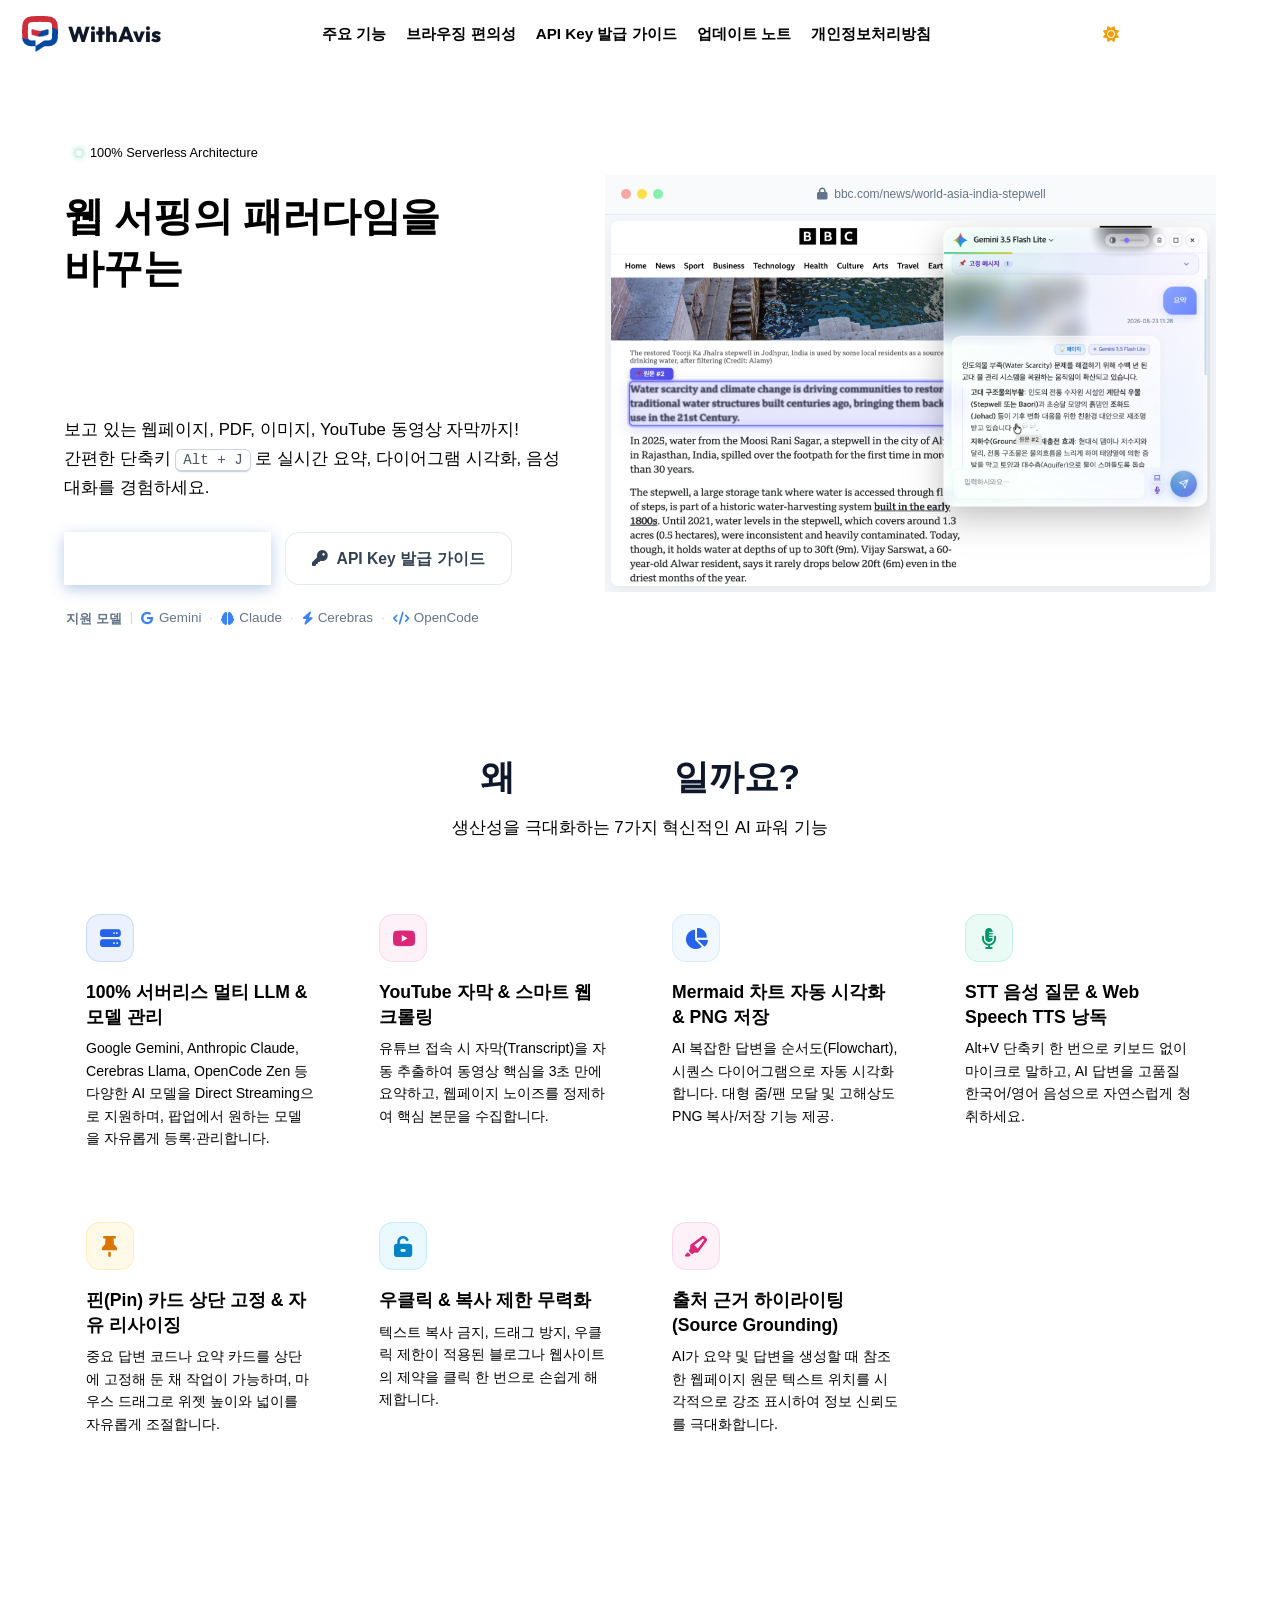
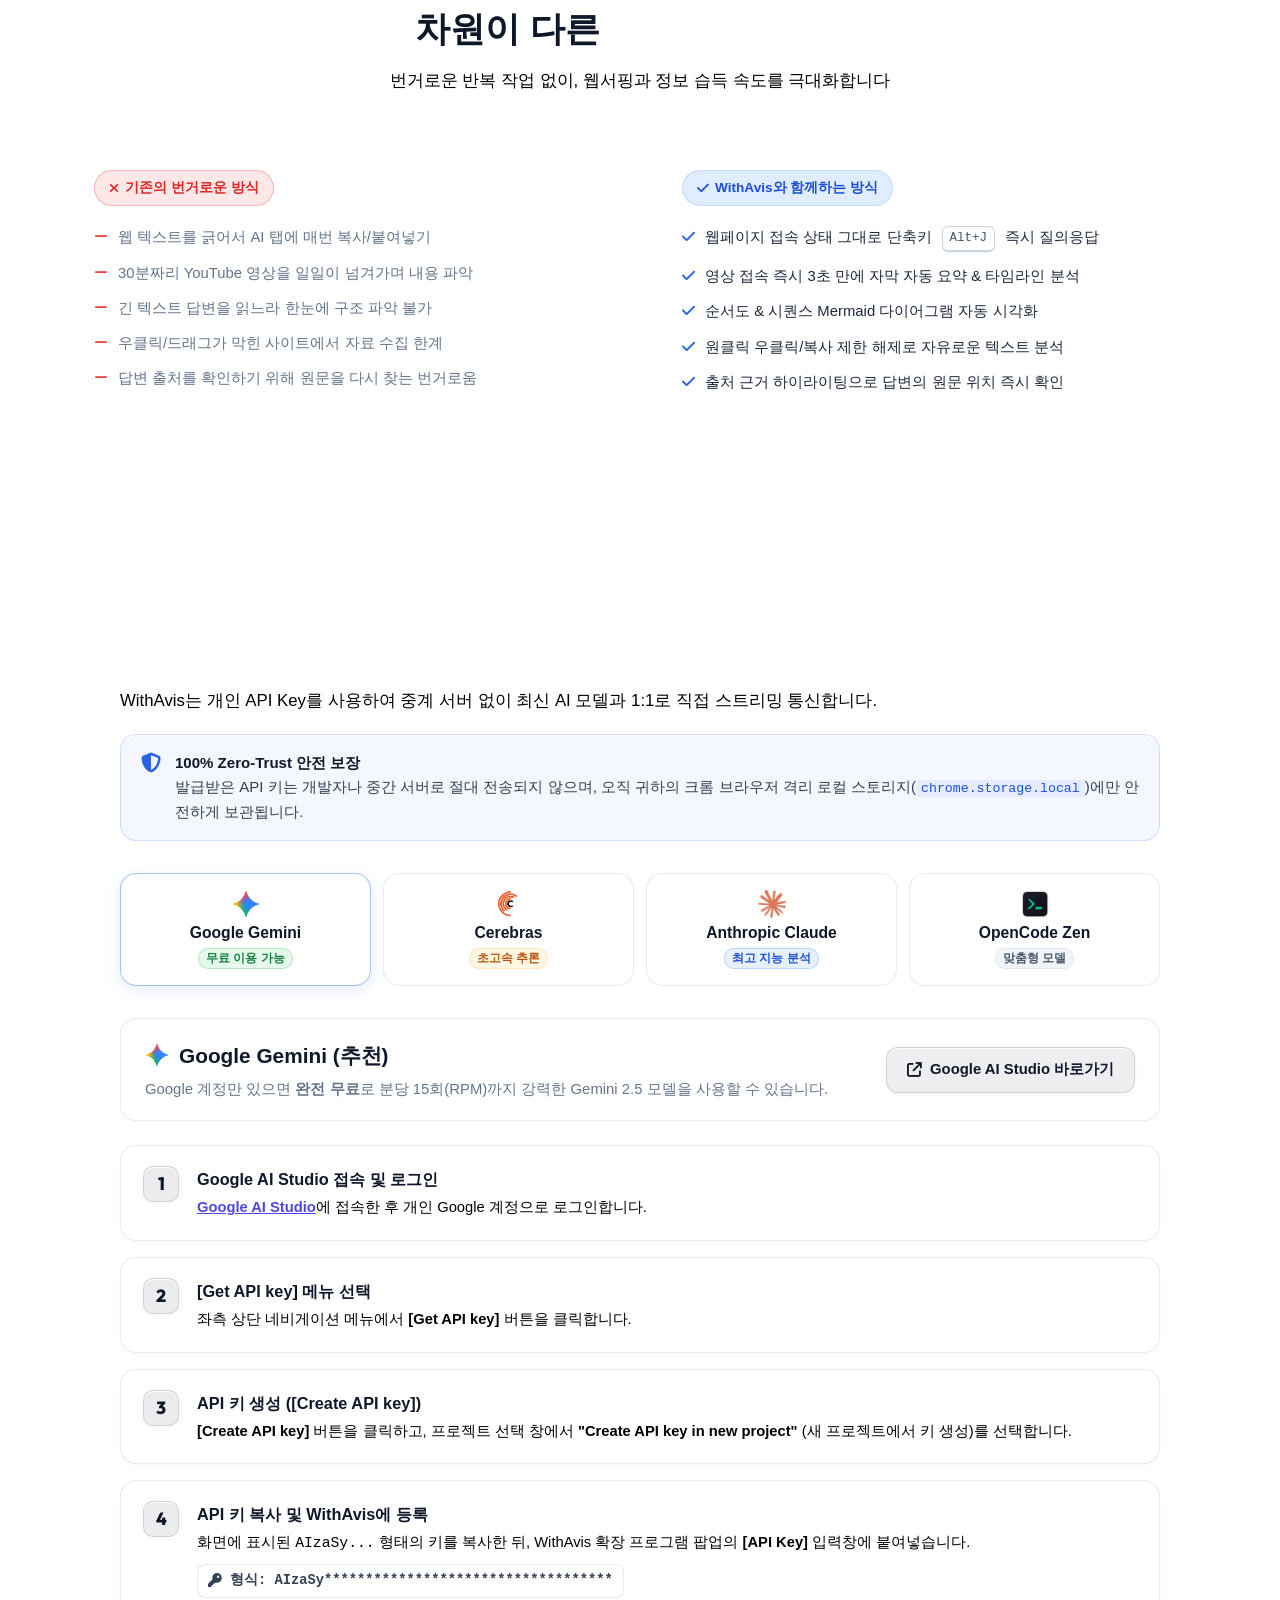
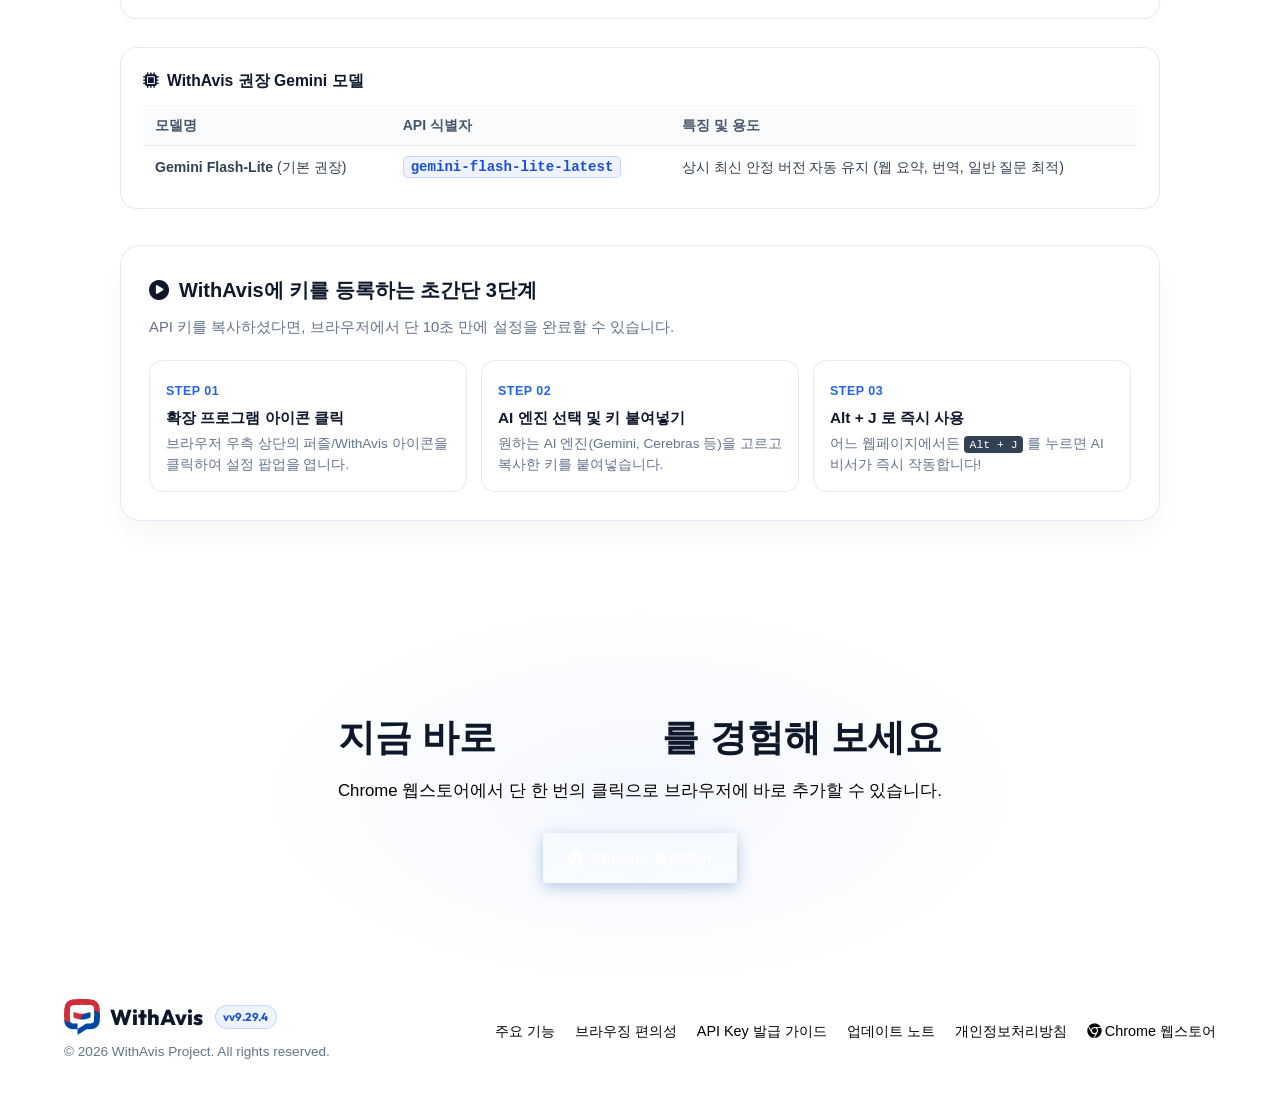
<file: index.html>
<!DOCTYPE html>
<html lang="ko">

<head>
    <meta charset="UTF-8">
    <meta name="viewport" content="width=device-width, initial-scale=1.0">
    <!-- Cache Control: 강제 새로고침 없이 최신 버전 즉시 반영 -->
    <meta http-equiv="Cache-Control" content="no-cache, no-store, must-revalidate">
    <meta http-equiv="Pragma" content="no-cache">
    <meta http-equiv="Expires" content="0">
    <title>WithAvis - 웹 서핑의 패러다임을 바꾸는 브라우저 AI 비서</title>
    <meta name="description"
        content="웹페이지, PDF, YouTube 자막을 실시간 분석하고 Mermaid 다이어그램 시각화 및 음성 대화를 제공하는 Chrome Manifest V3 기반 프리미엄 AI 대화 확장 프로그램">
    <meta name="keywords"
        content="WithAvis, Chrome Extension, AI Assistant, Gemini, Claude, Cerebras, OpenCode, Chrome 확장프로그램, AI 요약, 유튜브 자막 요약, Mermaid 시각화, Chrome Web Store">

    <!-- Open Graph -->
    <meta property="og:type" content="website">
    <meta property="og:title" content="WithAvis - 웹 서핑의 패러다임을 바꾸는 브라우저 AI 비서">
    <meta property="og:description" content="간편한 단축키(Alt+J)로 웹페이지 요약, 유튜브 자막 분석, 다이어그램 시각화, 스마트 브라우징을 경험하세요.">
    <meta property="og:image" content="assets/hero.png">

    <!-- Google Fonts -->
    <link rel="preconnect" href="https://fonts.googleapis.com">
    <link rel="preconnect" href="https://fonts.gstatic.com" crossorigin>
    <link
        href="https://fonts.googleapis.com/css2?family=Outfit:wght@300;400;500;600;700;800&family=Pretendard:wght@300;400;500;600;700;800&display=swap"
        rel="stylesheet">

    <!-- FontAwesome Icons -->
    <link rel="stylesheet" href="https://cdnjs.cloudflare.com/ajax/libs/font-awesome/6.4.0/css/all.min.css">

    <!-- Favicon & PWA Icons -->
    <link rel="icon" type="image/png" sizes="16x16" href="./assets/icon16.png?v=9.29.4">
    <link rel="icon" type="image/png" sizes="48x48" href="./assets/icon48.png?v=9.29.4">
    <link rel="icon" type="image/png" sizes="192x192" href="./assets/icon192.png?v=9.29.4">
    <link rel="icon" type="image/png" sizes="512x512" href="./assets/icon512.png?v=9.29.4">
    <link rel="apple-touch-icon" href="./assets/apple-touch-icon.png?v=9.29.4">
    <link rel="apple-touch-icon" sizes="180x180" href="./assets/apple-touch-icon.png?v=9.29.4">
    <link rel="apple-touch-icon" sizes="152x152" href="./assets/apple-touch-icon.png?v=9.29.4">
    <link rel="apple-touch-icon" sizes="120x120" href="./assets/apple-touch-icon.png?v=9.29.4">
    <link rel="apple-touch-icon-precomposed" href="./assets/apple-touch-icon.png?v=9.29.4">
    <link rel="manifest" href="./manifest.json?v=9.29.4">
    <meta name="theme-color" content="#0a0c10" media="(prefers-color-scheme: dark)">
    <meta name="theme-color" content="#f8fafc" media="(prefers-color-scheme: light)">
    <meta name="mobile-web-app-capable" content="yes">
    <meta name="apple-mobile-web-app-capable" content="yes">
    <meta name="apple-mobile-web-app-status-bar-style" content="black-translucent">
    <meta name="apple-mobile-web-app-title" content="WithAvis">
    <meta name="application-name" content="WithAvis">
    <meta name="msapplication-TileColor" content="#0a0b0e">
    <meta name="msapplication-TileImage" content="./assets/icon192.png?v=9.29.4">

    <!-- Stylesheet -->
    <link rel="stylesheet" href="styles.css?v=9.29.4">
</head>

<body>
    <!-- Background Glow & Interactive Mouse Cursor Orb Elements -->
    <div class="cursor-glow" id="cursorGlow"></div>
    <div class="bg-glow bg-glow-1"></div>
    <div class="bg-glow bg-glow-2"></div>
    <div class="bg-glow bg-glow-3"></div>

    <!-- Navigation Header (rendered by site-nav.js) -->
    <div id="site-navbar"></div>

    <!-- Hero Section -->
    <section class="hero-section">
        <div class="container hero-container">
            <div class="hero-content">
                <div class="hero-pill">
                    <span class="pill-dot"></span> 100% Serverless Architecture
                </div>
                <h1 class="hero-title">
                    웹 서핑의 패러다임을 바꾸는 <br>
                    <span class="gradient-text">가장 똑똑한 브라우저 AI 비서</span>
                </h1>
                <p class="hero-description">
                    보고 있는 웹페이지, PDF, 이미지, YouTube 동영상 자막까지!<br>
                    간편한 단축키 <kbd>Alt + J</kbd> 로 실시간 요약, 다이어그램 시각화, 음성 대화를 경험하세요.
                </p>

                <div class="hero-btns">
                    <a href="https://chromewebstore.google.com/detail/withavis/nloideoniafncdiplnodlghojenpfbjg"
                        target="_blank" class="btn btn-lg btn-primary shadow-glow">
                        <i class="fa-brands fa-chrome"></i> Chrome 웹스토어
                    </a>
                    <a href="#api-guide" class="btn btn-lg btn-glass">
                        <i class="fa-solid fa-key"></i> API Key 발급 가이드
                    </a>
                </div>

                <div class="hero-supported-models">
                    <span class="models-label">지원 모델</span>
                    <span class="models-pipe">|</span>
                    <span class="model-name"><i class="fa-brands fa-google"></i> Gemini</span>
                    <span class="model-dot">·</span>
                    <span class="model-name"><i class="fa-solid fa-brain"></i> Claude</span>
                    <span class="model-dot">·</span>
                    <span class="model-name"><i class="fa-solid fa-bolt"></i> Cerebras</span>
                    <span class="model-dot">·</span>
                    <span class="model-name"><i class="fa-solid fa-code"></i> OpenCode</span>
                </div>
            </div>

            <!-- Hero Image Preview Mockup -->
            <div class="hero-image-wrapper">
                <div class="glass-card mockup-card">
                    <div class="mockup-header">
                        <div class="dots">
                            <span class="dot red"></span>
                            <span class="dot yellow"></span>
                            <span class="dot green"></span>
                        </div>
                        <div class="mockup-url">
                            <i class="fa-solid fa-lock"></i> bbc.com/news/world-asia-india-stepwell
                        </div>
                    </div>
                    <div class="mockup-body">
                        <img src="assets/hero.png" alt="WithAvis AI Widget Preview" class="hero-img">
                    </div>
                </div>
            </div>
        </div>
    </section>

    <!-- Features Section -->
    <section id="features" class="features-section">
        <div class="container">
            <div class="section-header">
                <h2 class="section-title">왜 <span class="gradient-text">WithAvis</span>일까요?</h2>
                <p class="section-subtitle">생산성을 극대화하는 7가지 혁신적인 AI 파워 기능</p>
            </div>

            <div class="features-grid">
                <!-- Feature 1 -->
                <div class="feature-card glass-card">
                    <div class="feature-icon gradient-icon-1">
                        <i class="fa-solid fa-server"></i>
                    </div>
                    <h3>100% 서버리스 멀티 LLM & 모델 관리</h3>
                    <p>Google Gemini, Anthropic Claude, Cerebras Llama, OpenCode Zen 등 다양한 AI 모델을 Direct Streaming으로 지원하며, 팝업에서 원하는
                        모델을 자유롭게 등록·관리합니다.</p>
                </div>

                <!-- Feature 2 -->
                <div class="feature-card glass-card">
                    <div class="feature-icon gradient-icon-2">
                        <i class="fa-brands fa-youtube"></i>
                    </div>
                    <h3>YouTube 자막 & 스마트 웹 크롤링</h3>
                    <p>유튜브 접속 시 자막(Transcript)을 자동 추출하여 동영상 핵심을 3초 만에 요약하고, 웹페이지 노이즈를 정제하여 핵심 본문을 수집합니다.</p>
                </div>

                <!-- Feature 3 -->
                <div class="feature-card glass-card">
                    <div class="feature-icon gradient-icon-3">
                        <i class="fa-solid fa-chart-pie"></i>
                    </div>
                    <h3>Mermaid 차트 자동 시각화 & PNG 저장</h3>
                    <p>AI 복잡한 답변을 순서도(Flowchart), 시퀀스 다이어그램으로 자동 시각화합니다. 대형 줌/팬 모달 및 고해상도 PNG 복사/저장 기능 제공.</p>
                </div>

                <!-- Feature 4 -->
                <div class="feature-card glass-card">
                    <div class="feature-icon gradient-icon-4">
                        <i class="fa-solid fa-microphone-lines"></i>
                    </div>
                    <h3>STT 음성 질문 & Web Speech TTS 낭독</h3>
                    <p>Alt+V 단축키 한 번으로 키보드 없이 마이크로 말하고, AI 답변을 고품질 한국어/영어 음성으로 자연스럽게 청취하세요.</p>
                </div>

                <!-- Feature 5 -->
                <div class="feature-card glass-card">
                    <div class="feature-icon gradient-icon-5">
                        <i class="fa-solid fa-thumbtack"></i>
                    </div>
                    <h3>핀(Pin) 카드 상단 고정 & 자유 리사이징</h3>
                    <p>중요 답변 코드나 요약 카드를 상단에 고정해 둔 채 작업이 가능하며, 마우스 드래그로 위젯 높이와 넓이를 자유롭게 조절합니다.</p>
                </div>

                <!-- Feature 6 -->
                <div class="feature-card glass-card">
                    <div class="feature-icon gradient-icon-6">
                        <i class="fa-solid fa-unlock-keyhole"></i>
                    </div>
                    <h3>우클릭 & 복사 제한 무력화</h3>
                    <p>텍스트 복사 금지, 드래그 방지, 우클릭 제한이 적용된 블로그나 웹사이트의 제약을 클릭 한 번으로 손쉽게 해제합니다.</p>
                </div>

                <!-- Feature 7 -->
                <div class="feature-card glass-card">
                    <div class="feature-icon gradient-icon-2">
                        <i class="fa-solid fa-highlighter"></i>
                    </div>
                    <h3>출처 근거 하이라이팅 (Source Grounding)</h3>
                    <p>AI가 요약 및 답변을 생성할 때 참조한 웹페이지 원문 텍스트 위치를 시각적으로 강조 표시하여 정보 신뢰도를 극대화합니다.</p>
                </div>
            </div>
        </div>
    </section>

    <!-- Browsing Convenience Comparison -->
    <section id="why" class="comparison-section">
        <div class="container">
            <div class="section-header">
                <h2 class="section-title">차원이 다른 <span class="gradient-text">브라우징 편의성</span></h2>
                <p class="section-subtitle">번거로운 반복 작업 없이, 웹서핑과 정보 습득 속도를 극대화합니다</p>
            </div>

            <div class="comparison-grid">
                <div class="comp-card before-card glass-card">
                    <div class="comp-badge bad"><i class="fa-solid fa-xmark"></i> 기존의 번거로운 방식</div>
                    <ul>
                        <li><i class="fa-solid fa-minus"></i> 웹 텍스트를 긁어서 AI 탭에 매번 복사/붙여넣기</li>
                        <li><i class="fa-solid fa-minus"></i> 30분짜리 YouTube 영상을 일일이 넘겨가며 내용 파악</li>
                        <li><i class="fa-solid fa-minus"></i> 긴 텍스트 답변을 읽느라 한눈에 구조 파악 불가</li>
                        <li><i class="fa-solid fa-minus"></i> 우클릭/드래그가 막힌 사이트에서 자료 수집 한계</li>
                        <li><i class="fa-solid fa-minus"></i> 답변 출처를 확인하기 위해 원문을 다시 찾는 번거로움</li>
                    </ul>
                </div>

                <div class="comp-card after-card glass-card glow-border">
                    <div class="comp-badge good"><i class="fa-solid fa-check"></i> WithAvis와 함께하는 방식</div>
                    <ul>
                        <li><i class="fa-solid fa-check"></i> 웹페이지 접속 상태 그대로 단축키 <kbd>Alt+J</kbd> 즉시 질의응답</li>
                        <li><i class="fa-solid fa-check"></i> 영상 접속 즉시 3초 만에 자막 자동 요약 & 타임라인 분석</li>
                        <li><i class="fa-solid fa-check"></i> 순서도 & 시퀀스 Mermaid 다이어그램 자동 시각화</li>
                        <li><i class="fa-solid fa-check"></i> 원클릭 우클릭/복사 제한 해제로 자유로운 텍스트 분석</li>
                        <li><i class="fa-solid fa-check"></i> 출처 근거 하이라이팅으로 답변의 원문 위치 즉시 확인</li>
                    </ul>
                </div>
            </div>
        </div>
    </section>

    <!-- API Key Guide Section -->
    <section id="api-guide" class="guide-section">
        <div class="container">
            <div class="guide-card">
                <!-- Header -->
                <div class="section-header" style="text-align: left; margin-bottom: 0;">
                    <h2 class="section-title"><span class="gradient-text">API Key 발급 가이드</span></h2>
                    <p class="section-subtitle">WithAvis는 개인 API Key를 사용하여 중계 서버 없이 최신 AI 모델과 1:1로 직접 스트리밍 통신합니다.</p>
                </div>

                <div class="privacy-alert-banner">
                    <i class="fa-solid fa-shield-halved"></i>
                    <div>
                        <strong>100% Zero-Trust 안전 보장</strong><br>
                        발급받은 API 키는 개발자나 중간 서버로 절대 전송되지 않으며, 오직 귀하의 크롬 브라우저 격리 로컬 스토리지(<code>chrome.storage.local</code>)에만 안전하게 보관됩니다.
                    </div>
                </div>

                <!-- Maker Selector Tabs -->
                <div class="maker-tabs">
                    <button type="button" class="maker-tab-btn active" data-maker="gemini">
                        <img src="assets/gemini.png" alt="Gemini" class="tab-logo">
                        <span class="tab-name">Google Gemini</span>
                        <span class="tab-badge free">무료 이용 가능</span>
                    </button>
                    <button type="button" class="maker-tab-btn" data-maker="cerebras">
                        <img src="assets/cerebras.png" alt="Cerebras" class="tab-logo">
                        <span class="tab-name">Cerebras</span>
                        <span class="tab-badge speed">초고속 추론</span>
                    </button>
                    <button type="button" class="maker-tab-btn" data-maker="claude">
                        <img src="assets/claude.png" alt="Claude" class="tab-logo">
                        <span class="tab-name">Anthropic Claude</span>
                        <span class="tab-badge power">최고 지능 분석</span>
                    </button>
                    <button type="button" class="maker-tab-btn" data-maker="opencode">
                        <img src="assets/opencode.png" alt="OpenCode Zen" class="tab-logo">
                        <span class="tab-name">OpenCode Zen</span>
                        <span class="tab-badge custom">맞춤형 모델</span>
                    </button>
                </div>

                <!-- 1. Google Gemini Guide Panel -->
                <div class="maker-panel active" id="panel-gemini">
                    <div class="maker-overview">
                        <div class="overview-info">
                            <h3><img src="assets/gemini.png" alt="Gemini" style="width:24px; vertical-align:middle;"> Google Gemini (추천)</h3>
                            <p>Google 계정만 있으면 <strong>완전 무료</strong>로 분당 15회(RPM)까지 강력한 Gemini 2.5 모델을 사용할 수 있습니다.</p>
                        </div>
                        <a href="https://aistudio.google.com/app/apikey" target="_blank" rel="noopener noreferrer" class="btn-portal">
                            <i class="fa-solid fa-arrow-up-right-from-square"></i> Google AI Studio 바로가기
                        </a>
                    </div>

                    <div class="step-list">
                        <div class="step-card">
                            <div class="step-num">1</div>
                            <div class="step-body">
                                <div class="step-title">Google AI Studio 접속 및 로그인</div>
                                <div class="step-desc">
                                    <a href="https://aistudio.google.com/" target="_blank" rel="noopener noreferrer" style="color:#4f46e5; font-weight:600;">Google AI Studio</a>에 접속한 후 개인 Google 계정으로 로그인합니다.
                                </div>
                            </div>
                        </div>

                        <div class="step-card">
                            <div class="step-num">2</div>
                            <div class="step-body">
                                <div class="step-title">[Get API key] 메뉴 선택</div>
                                <div class="step-desc">
                                    좌측 상단 네비게이션 메뉴에서 <strong>[Get API key]</strong> 버튼을 클릭합니다.
                                </div>
                            </div>
                        </div>

                        <div class="step-card">
                            <div class="step-num">3</div>
                            <div class="step-body">
                                <div class="step-title">API 키 생성 ([Create API key])</div>
                                <div class="step-desc">
                                    <strong>[Create API key]</strong> 버튼을 클릭하고, 프로젝트 선택 창에서 <strong>"Create API key in new project"</strong> (새 프로젝트에서 키 생성)를 선택합니다.
                                </div>
                            </div>
                        </div>

                        <div class="step-card">
                            <div class="step-num">4</div>
                            <div class="step-body">
                                <div class="step-title">API 키 복사 및 WithAvis에 등록</div>
                                <div class="step-desc">
                                    화면에 표시된 <code>AIzaSy...</code> 형태의 키를 복사한 뒤, WithAvis 확장 프로그램 팝업의 <strong>[API Key]</strong> 입력창에 붙여넣습니다.
                                </div>
                                <div class="step-code-box"><i class="fa-solid fa-key"></i> 형식: AIzaSy***********************************</div>
                            </div>
                        </div>
                    </div>

                    <div class="spec-box">
                        <h4><i class="fa-solid fa-microchip"></i> WithAvis 권장 Gemini 모델</h4>
                        <table class="spec-table">
                            <thead>
                                <tr>
                                    <th>모델명</th>
                                    <th>API 식별자</th>
                                    <th>특징 및 용도</th>
                                </tr>
                            </thead>
                            <tbody>
                                <tr>
                                    <td><strong>Gemini Flash-Lite</strong> (기본 권장)</td>
                                    <td><span class="model-tag">gemini-flash-lite-latest</span></td>
                                    <td>상시 최신 안정 버전 자동 유지 (웹 요약, 번역, 일반 질문 최적)</td>
                                </tr>
                            </tbody>
                        </table>
                    </div>
                </div>

                <!-- 2. Cerebras Guide Panel -->
                <div class="maker-panel" id="panel-cerebras">
                    <div class="maker-overview">
                        <div class="overview-info">
                            <h3><img src="assets/cerebras.png" alt="Cerebras" style="width:24px; vertical-align:middle;"> Cerebras Cloud Inference</h3>
                            <p>전 세계에서 가장 빠른 추론 엔진! <strong>초당 1,000토큰 이상의 광속 응답</strong>과 무료 일일 할당량을 제공합니다.</p>
                        </div>
                        <a href="https://cloud.cerebras.ai/" target="_blank" rel="noopener noreferrer" class="btn-portal">
                            <i class="fa-solid fa-arrow-up-right-from-square"></i> Cerebras Cloud 바로가기
                        </a>
                    </div>

                    <div class="step-list">
                        <div class="step-card">
                            <div class="step-num">1</div>
                            <div class="step-body">
                                <div class="step-title">Cerebras Cloud 가입 및 로그인</div>
                                <div class="step-desc">
                                    <a href="https://cloud.cerebras.ai/" target="_blank" rel="noopener noreferrer" style="color:#4f46e5; font-weight:600;">cloud.cerebras.ai</a>에 접속하여 이메일 또는 GitHub 계정으로 가입 및 로그인합니다.
                                </div>
                            </div>
                        </div>

                        <div class="step-card">
                            <div class="step-num">2</div>
                            <div class="step-body">
                                <div class="step-title">[API Keys] 메뉴 이동</div>
                                <div class="step-desc">
                                    대시보드 좌측 사이드바 메뉴에서 <strong>[API Keys]</strong> 탭을 클릭합니다.
                                </div>
                            </div>
                        </div>

                        <div class="step-card">
                            <div class="step-num">3</div>
                            <div class="step-body">
                                <div class="step-title">새 API 키 발급 ([Create Key])</div>
                                <div class="step-desc">
                                    <strong>[+ Create New Key]</strong> 버튼을 누르고 키 이름(예: <code>WithAvis</code>)을 입력한 뒤 생성합니다.
                                </div>
                            </div>
                        </div>

                        <div class="step-card">
                            <div class="step-num">4</div>
                            <div class="step-body">
                                <div class="step-title">키 복사 및 등록</div>
                                <div class="step-desc">
                                    생성된 <code>csk-...</code> 형태의 키를 복사하여 WithAvis 확장 프로그램 팝업에 등록합니다.
                                </div>
                                <div class="step-code-box"><i class="fa-solid fa-key"></i> 형식: csk-***********************************</div>
                            </div>
                        </div>
                    </div>

                    <div class="spec-box">
                        <h4><i class="fa-solid fa-microchip"></i> WithAvis 권장 Cerebras 모델</h4>
                        <table class="spec-table">
                            <thead>
                                <tr>
                                    <th>모델명</th>
                                    <th>API 식별자</th>
                                    <th>특징 및 용도</th>
                                </tr>
                            </thead>
                            <tbody>
                                <tr>
                                    <td><strong>Qwen 3.8 27B</strong> (권장)</td>
                                    <td><span class="model-tag">qwen-3.8-27b</span></td>
                                    <td>멀티모달 에이전트 코딩·도구 호출에 최적화된 최신 모델</td>
                                </tr>
                                <tr>
                                    <td><strong>GPT OSS 120B</strong></td>
                                    <td><span class="model-tag">gpt-oss-120b</span></td>
                                    <td>120B 파라미터 대형 모델, 심층 분석 및 복잡한 추론에 적합</td>
                                </tr>
                            </tbody>
                        </table>
                    </div>
                </div>

                <!-- 3. Anthropic Claude Guide Panel -->
                <div class="maker-panel" id="panel-claude">
                    <div class="maker-overview">
                        <div class="overview-info">
                            <h3><img src="assets/claude.png" alt="Claude" style="width:24px; vertical-align:middle;"> Anthropic Claude</h3>
                            <p>정교한 문맥 분석과 고난도 코딩/글쓰기 추론 능력을 자랑하는 최고 성능의 AI 모델입니다.</p>
                        </div>
                        <a href="https://console.anthropic.com/" target="_blank" rel="noopener noreferrer" class="btn-portal">
                            <i class="fa-solid fa-arrow-up-right-from-square"></i> Anthropic Console 바로가기
                        </a>
                    </div>

                    <div class="step-list">
                        <div class="step-card">
                            <div class="step-num">1</div>
                            <div class="step-body">
                                <div class="step-title">Anthropic Console 가입</div>
                                <div class="step-desc">
                                    <a href="https://console.anthropic.com/" target="_blank" rel="noopener noreferrer" style="color:#4f46e5; font-weight:600;">Anthropic Console</a>에 접속하여 계정을 생성하고 로그인합니다.
                                </div>
                            </div>
                        </div>

                        <div class="step-card">
                            <div class="step-num">2</div>
                            <div class="step-body">
                                <div class="step-title">크레딧 충전 (Billing)</div>
                                <div class="step-desc">
                                    [Settings] ➔ [Billing] 메뉴에서 결제 카드를 등록하고 원하는 금액(최소 )의 선불 크레딧을 충전합니다.
                                </div>
                            </div>
                        </div>

                        <div class="step-card">
                            <div class="step-num">3</div>
                            <div class="step-body">
                                <div class="step-title">API 키 생성</div>
                                <div class="step-desc">
                                    [API Keys] 메뉴로 이동하여 <strong>[+ Create Key]</strong>를 클릭하고 키를 생성합니다.
                                </div>
                            </div>
                        </div>

                        <div class="step-card">
                            <div class="step-num">4</div>
                            <div class="step-body">
                                <div class="step-title">WithAvis에 등록</div>
                                <div class="step-desc">
                                    <code>sk-ant-...</code> 형태의 키를 복사하여 WithAvis 확장 팝업의 [Claude API Key]에 붙여넣습니다.
                                </div>
                                <div class="step-code-box"><i class="fa-solid fa-key"></i> 형식: sk-ant-api03-*****************************</div>
                            </div>
                        </div>
                    </div>

                    <div class="spec-box">
                        <h4><i class="fa-solid fa-microchip"></i> WithAvis 권장 Claude 모델</h4>
                        <table class="spec-table">
                            <thead>
                                <tr>
                                    <th>모델명</th>
                                    <th>API 식별자</th>
                                    <th>특징 및 용도</th>
                                </tr>
                            </thead>
                            <tbody>
                                <tr>
                                    <td><strong>Claude Sonnet 4.5</strong> (권장)</td>
                                    <td><span class="model-tag">claude-sonnet-4-5-20250929</span></td>
                                    <td>코딩·에이전트 워크플로우에 최적화된 최신 플래그십</td>
                                </tr>
                                <tr>
                                    <td><strong>Claude Opus 4.1</strong></td>
                                    <td><span class="model-tag">claude-opus-4-1-20250805</span></td>
                                    <td>복잡한 추론·심층 분석에 특화된 고성능 모델</td>
                                </tr>
                            </tbody>
                        </table>
                    </div>
                </div>

                <!-- 4. OpenCode Zen Guide Panel -->
                <div class="maker-panel" id="panel-opencode">
                    <div class="maker-overview">
                        <div class="overview-info">
                            <h3><img src="assets/opencode.png" alt="OpenCode" style="width:24px; vertical-align:middle; border-radius:4px;"> OpenCode Zen</h3>
                            <p>OpenCode Zen 플랫폼 및 OpenAI API 스펙과 호환되는 엔드포인트를 연결하여 다양한 맞춤형 AI 모델을 사용할 수 있습니다.</p>
                        </div>
                        <a href="https://opencode.ai/" target="_blank" rel="noopener noreferrer" class="btn-portal">
                            <i class="fa-solid fa-arrow-up-right-from-square"></i> OpenCode 바로가기
                        </a>
                    </div>

                    <div class="step-list">
                        <div class="step-card">
                            <div class="step-num">1</div>
                            <div class="step-body">
                                <div class="step-title">OpenCode 포털 접속 및 로그인</div>
                                <div class="step-desc">
                                    <a href="https://opencode.ai/" target="_blank" rel="noopener noreferrer" style="color:#4f46e5; font-weight:600;">opencode.ai</a> 또는 호환 포털에 접속하여 로그인합니다.
                                </div>
                            </div>
                        </div>

                        <div class="step-card">
                            <div class="step-num">2</div>
                            <div class="step-body">
                                <div class="step-title">API Keys 메뉴에서 키 발급</div>
                                <div class="step-desc">
                                    대시보드의 [API Keys] 섹션에서 새 Secret Key를 발급받습니다.
                                </div>
                            </div>
                        </div>

                        <div class="step-card">
                            <div class="step-num">3</div>
                            <div class="step-body">
                                <div class="step-title">WithAvis에 등록 및 모델 설정</div>
                                <div class="step-desc">
                                    발급된 API Key를 WithAvis 팝업의 <strong>[OpenCode Zen]</strong> 엔진 항목에 입력합니다.
                                </div>
                                <div class="step-code-box"><i class="fa-solid fa-key"></i> 형식: zen-*** 또는 sk-***</div>
                            </div>
                        </div>
                    </div>
                </div>

                <!-- WithAvis 3-Step Setup Banner -->
                <div class="register-guide-card">
                    <h3><i class="fa-solid fa-circle-play"></i> WithAvis에 키를 등록하는 초간단 3단계</h3>
                    <p>API 키를 복사하셨다면, 브라우저에서 단 10초 만에 설정을 완료할 수 있습니다.</p>
                    <div class="register-steps-grid">
                        <div class="reg-step-item">
                            <span class="reg-num">STEP 01</span>
                            <h5>확장 프로그램 아이콘 클릭</h5>
                            <p>브라우저 우측 상단의 퍼즐/WithAvis 아이콘을 클릭하여 설정 팝업을 엽니다.</p>
                        </div>
                        <div class="reg-step-item">
                            <span class="reg-num">STEP 02</span>
                            <h5>AI 엔진 선택 및 키 붙여넣기</h5>
                            <p>원하는 AI 엔진(Gemini, Cerebras 등)을 고르고 복사한 키를 붙여넣습니다.</p>
                        </div>
                        <div class="reg-step-item">
                            <span class="reg-num">STEP 03</span>
                            <h5>Alt + J 로 즉시 사용</h5>
                            <p>어느 웹페이지에서든 <kbd style="background:#334155; color:#fff; border:none; padding:2px 6px; border-radius:4px;">Alt + J</kbd> 를 누르면 AI 비서가 즉시 작동합니다!</p>
                        </div>
                    </div>
                </div>

            </div>
        </div>
    </section>

    <!-- Install CTA Section -->
    <section class="cta-section">
        <div class="container cta-container">
            <h2 class="cta-title">지금 바로 <span class="gradient-text">WithAvis</span>를 경험해 보세요</h2>
            <p class="cta-subtitle">Chrome 웹스토어에서 단 한 번의 클릭으로 브라우저에 바로 추가할 수 있습니다.</p>

            <div class="cta-actions">
                <a href="https://chromewebstore.google.com/detail/withavis/nloideoniafncdiplnodlghojenpfbjg"
                    target="_blank" class="btn btn-lg btn-primary shadow-glow">
                    <i class="fa-brands fa-chrome"></i> Chrome 웹스토어
                </a>
            </div>
        </div>
    </section>

    <!-- Footer (rendered by site-nav.js) -->
    <div id="site-footer"></div>

    <!-- Shared Navigation -->
    <script src="site-nav.js?v=9.29.4"></script>
    <!-- Script -->
    <script src="script.js"></script>
    <!-- Maker Tab Script -->
    <script>
        document.addEventListener('DOMContentLoaded', () => {
            const tabs = document.querySelectorAll('.maker-tab-btn');
            const panels = document.querySelectorAll('.maker-panel');

            tabs.forEach(tab => {
                tab.addEventListener('click', () => {
                    const maker = tab.getAttribute('data-maker');
                    tabs.forEach(t => t.classList.remove('active'));
                    panels.forEach(p => p.classList.remove('active'));

                    tab.classList.add('active');
                    const targetPanel = document.getElementById('panel-' + maker);
                    if (targetPanel) {
                        targetPanel.classList.add('active');
                    }
                });
            });
        });
    </script>
</body>

</html>
</file>
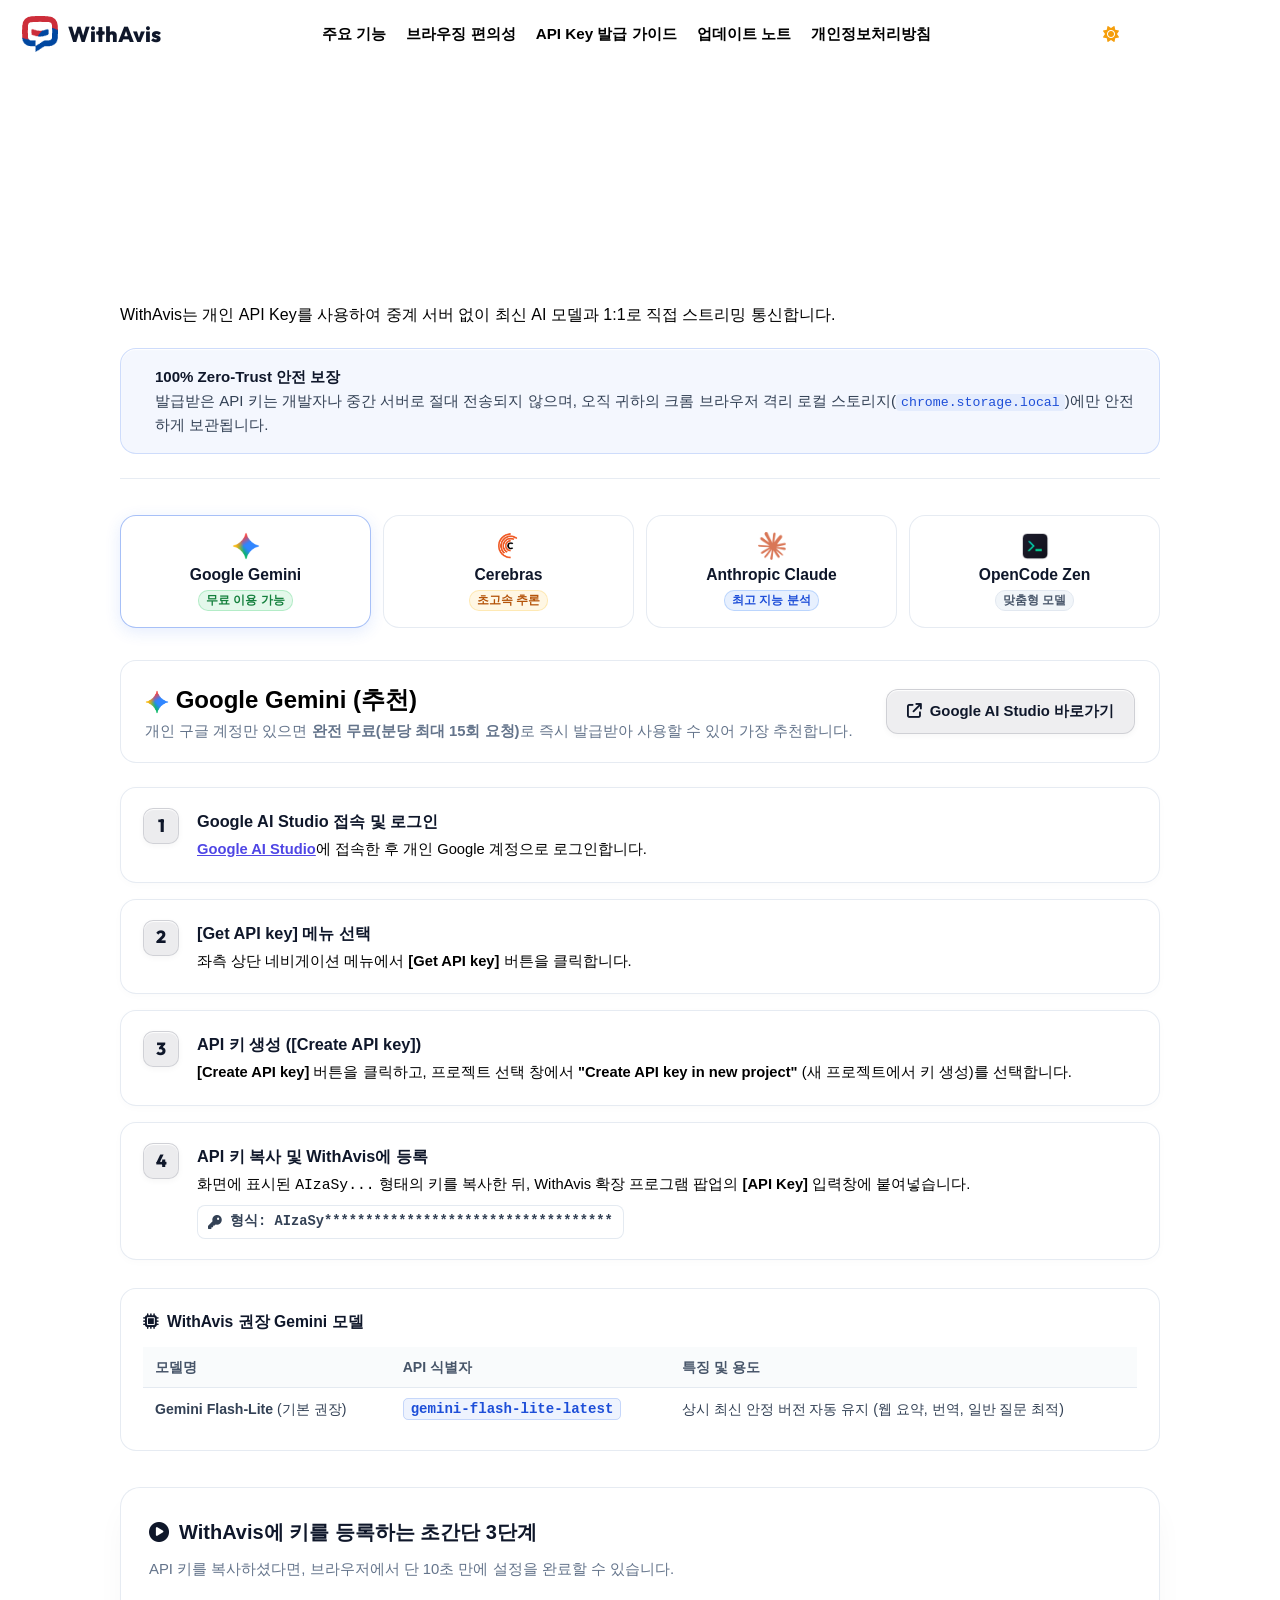
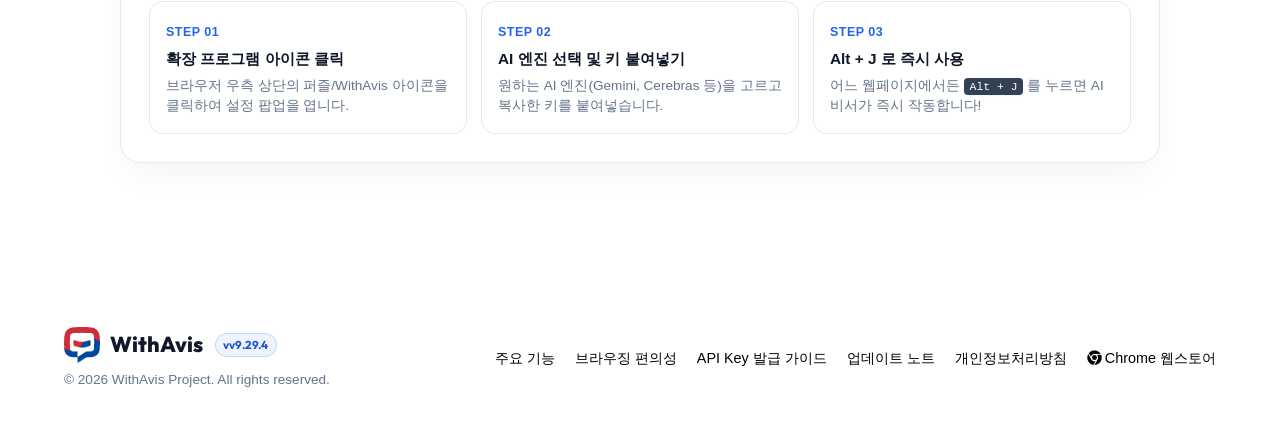
<file: api-guide.html>
<!DOCTYPE html>
<html lang="ko">

<head>
    <meta charset="UTF-8">
    <meta name="viewport" content="width=device-width, initial-scale=1.0">
    <!-- Cache Control: 강제 새로고침 없이 최신 버전 즉시 반영 -->
    <meta http-equiv="Cache-Control" content="no-cache, no-store, must-revalidate">
    <meta http-equiv="Pragma" content="no-cache">
    <meta http-equiv="Expires" content="0">
    <title>WithAvis - API Key 발급 가이드</title>
    <meta name="description" content="Google Gemini, Cerebras, Anthropic Claude 등 주요 AI Provider의 무료/유료 API 키를 1분 만에 발급받아 WithAvis에 연동하는 상세 가이드">

    <!-- Open Graph -->
    <meta property="og:type" content="website">
    <meta property="og:title" content="WithAvis - API Key 발급 가이드">
    <meta property="og:description" content="1분 만에 무료 API 키를 발급받아 WithAvis 브라우저 AI 비서를 사용해 보세요.">
    <meta property="og:image" content="assets/hero.png">

    <!-- Google Fonts -->
    <link rel="preconnect" href="https://fonts.googleapis.com">
    <link rel="preconnect" href="https://fonts.gstatic.com" crossorigin>
    <link
        href="https://fonts.googleapis.com/css2?family=Outfit:wght@300;400;500;600;700;800&family=Pretendard:wght@300;400;500;600;700;800&display=swap"
        rel="stylesheet">

    <!-- FontAwesome Icons -->
    <link rel="stylesheet" href="https://cdnjs.cloudflare.com/ajax/libs/font-awesome/6.4.0/css/all.min.css">

    <!-- Favicon & PWA Icons -->
    <link rel="icon" type="image/png" sizes="16x16" href="./assets/icon16.png?v=9.29.4">
    <link rel="icon" type="image/png" sizes="48x48" href="./assets/icon48.png?v=9.29.4">
    <link rel="icon" type="image/png" sizes="192x192" href="./assets/icon192.png?v=9.29.4">
    <link rel="icon" type="image/png" sizes="512x512" href="./assets/icon512.png?v=9.29.4">
    <link rel="apple-touch-icon" href="./assets/apple-touch-icon.png?v=9.29.4">
    <link rel="apple-touch-icon" sizes="180x180" href="./assets/apple-touch-icon.png?v=9.29.4">
    <link rel="apple-touch-icon" sizes="152x152" href="./assets/apple-touch-icon.png?v=9.29.4">
    <link rel="apple-touch-icon" sizes="120x120" href="./assets/apple-touch-icon.png?v=9.29.4">
    <link rel="apple-touch-icon-precomposed" href="./assets/apple-touch-icon.png?v=9.29.4">
    <link rel="manifest" href="./manifest.json?v=9.29.4">
    <meta name="theme-color" content="#0a0c10" media="(prefers-color-scheme: dark)">
    <meta name="theme-color" content="#f8fafc" media="(prefers-color-scheme: light)">
    <meta name="mobile-web-app-capable" content="yes">
    <meta name="apple-mobile-web-app-capable" content="yes">
    <meta name="apple-mobile-web-app-status-bar-style" content="black-translucent">
    <meta name="apple-mobile-web-app-title" content="WithAvis">
    <meta name="application-name" content="WithAvis">
    <meta name="msapplication-TileColor" content="#0a0b0e">
    <meta name="msapplication-TileImage" content="./assets/icon192.png?v=9.29.4">

    <!-- Stylesheet -->
    <link rel="stylesheet" href="styles.css?v=9.29.4">

</head>

<body>
    <!-- Background Glows -->
    <div class="bg-glow bg-glow-1"></div>
    <div class="bg-glow bg-glow-2"></div>
    <div class="bg-glow bg-glow-3"></div>

    <!-- Navigation Header (rendered by site-nav.js) -->
    <div id="site-navbar"></div>

    <!-- API Guide Main Section -->
    <main class="guide-page-section">
        <div class="container">
            <div class="guide-card">

                <!-- Header -->
                <div class="guide-header">
                    <h1><span class="gradient-text">API Key 발급 가이드</span></h1>
                    <p>WithAvis는 개인 API Key를 사용하여 중계 서버 없이 최신 AI 모델과 1:1로 직접 스트리밍 통신합니다.</p>

                    <div class="privacy-alert-banner">
                        <i class="fa-solid fa-shield-check"></i>
                        <div>
                            <strong>100% Zero-Trust 안전 보장</strong><br>
                            발급받은 API 키는 개발자나 중간 서버로 절대 전송되지 않으며, 오직 귀하의 크롬 브라우저 격리 로컬 스토리지(<code>chrome.storage.local</code>)에만 안전하게 보관됩니다.
                        </div>
                    </div>
                </div>

                <!-- Maker Selector Tabs -->
                <div class="maker-tabs">
                    <button type="button" class="maker-tab-btn active" data-maker="gemini">
                        <img src="assets/gemini.png" alt="Gemini" class="tab-logo">
                        <span class="tab-name">Google Gemini</span>
                        <span class="tab-badge free">무료 이용 가능</span>
                    </button>
                    <button type="button" class="maker-tab-btn" data-maker="cerebras">
                        <img src="assets/cerebras.png" alt="Cerebras" class="tab-logo">
                        <span class="tab-name">Cerebras</span>
                        <span class="tab-badge speed">초고속 추론</span>
                    </button>
                    <button type="button" class="maker-tab-btn" data-maker="claude">
                        <img src="assets/claude.png" alt="Claude" class="tab-logo">
                        <span class="tab-name">Anthropic Claude</span>
                        <span class="tab-badge power">최고 지능 분석</span>
                    </button>
                    <button type="button" class="maker-tab-btn" data-maker="opencode">
                        <img src="assets/opencode.png" alt="OpenCode" class="tab-logo">
                        <span class="tab-name">OpenCode Zen</span>
                        <span class="tab-badge custom">맞춤형 모델</span>
                    </button>
                </div>

                <!-- 1. Google Gemini Guide Panel -->
                <div class="maker-panel active" id="panel-gemini">
                    <div class="maker-overview">
                        <div class="overview-info">
                            <h2><img src="assets/gemini.png" alt="Gemini" style="width:24px; vertical-align:middle;"> Google Gemini (추천)</h2>
                            <p>개인 구글 계정만 있으면 <strong>완전 무료(분당 최대 15회 요청)</strong>로 즉시 발급받아 사용할 수 있어 가장 추천합니다.</p>
                        </div>
                        <a href="https://aistudio.google.com/" target="_blank" rel="noopener noreferrer" class="btn-portal">
                            <i class="fa-solid fa-arrow-up-right-from-square"></i> Google AI Studio 바로가기
                        </a>
                    </div>

                    <div class="step-list">
                        <div class="step-card">
                            <div class="step-num">1</div>
                            <div class="step-body">
                                <div class="step-title">Google AI Studio 접속 및 로그인</div>
                                <div class="step-desc">
                                    <a href="https://aistudio.google.com/" target="_blank" style="color:#4f46e5; font-weight:600;">Google AI Studio</a>에 접속한 후 개인 Google 계정으로 로그인합니다.
                                </div>
                            </div>
                        </div>

                        <div class="step-card">
                            <div class="step-num">2</div>
                            <div class="step-body">
                                <div class="step-title">[Get API key] 메뉴 선택</div>
                                <div class="step-desc">
                                    좌측 상단 네비게이션 메뉴에서 <strong>[Get API key]</strong> 버튼을 클릭합니다.
                                </div>
                            </div>
                        </div>

                        <div class="step-card">
                            <div class="step-num">3</div>
                            <div class="step-body">
                                <div class="step-title">API 키 생성 ([Create API key])</div>
                                <div class="step-desc">
                                    <strong>[Create API key]</strong> 버튼을 클릭하고, 프로젝트 선택 창에서 <strong>"Create API key in new project"</strong> (새 프로젝트에서 키 생성)를 선택합니다.
                                </div>
                            </div>
                        </div>

                        <div class="step-card">
                            <div class="step-num">4</div>
                            <div class="step-body">
                                <div class="step-title">API 키 복사 및 WithAvis에 등록</div>
                                <div class="step-desc">
                                    화면에 표시된 <code>AIzaSy...</code> 형태의 키를 복사한 뒤, WithAvis 확장 프로그램 팝업의 <strong>[API Key]</strong> 입력창에 붙여넣습니다.
                                </div>
                                <div class="step-code-box"><i class="fa-solid fa-key"></i> 형식: AIzaSy***********************************</div>
                            </div>
                        </div>
                    </div>

                    <div class="spec-box">
                        <h4><i class="fa-solid fa-microchip"></i> WithAvis 권장 Gemini 모델</h4>
                        <table class="spec-table">
                            <thead>
                                <tr>
                                    <th>모델명</th>
                                    <th>API 식별자</th>
                                    <th>특징 및 용도</th>
                                </tr>
                            </thead>
                            <tbody>
                                <tr>
                                    <td><strong>Gemini Flash-Lite</strong> (기본 권장)</td>
                                    <td><span class="model-tag">gemini-flash-lite-latest</span></td>
                                    <td>상시 최신 안정 버전 자동 유지 (웹 요약, 번역, 일반 질문 최적)</td>
                                </tr>
                            </tbody>
                        </table>
                    </div>
                </div>

                <!-- 2. Cerebras Guide Panel -->
                <div class="maker-panel" id="panel-cerebras">
                    <div class="maker-overview">
                        <div class="overview-info">
                            <h2><img src="assets/cerebras.png" alt="Cerebras" style="width:24px; vertical-align:middle;"> Cerebras Cloud Inference</h2>
                            <p>전 세계에서 가장 빠른 추론 엔진! <strong>초당 1,000토큰 이상의 광속 응답</strong>과 무료 일일 할당량을 제공합니다.</p>
                        </div>
                        <a href="https://cloud.cerebras.ai/" target="_blank" rel="noopener noreferrer" class="btn-portal">
                            <i class="fa-solid fa-arrow-up-right-from-square"></i> Cerebras Cloud 바로가기
                        </a>
                    </div>

                    <div class="step-list">
                        <div class="step-card">
                            <div class="step-num">1</div>
                            <div class="step-body">
                                <div class="step-title">Cerebras Cloud 가입 및 로그인</div>
                                <div class="step-desc">
                                    <a href="https://cloud.cerebras.ai/" target="_blank" style="color:#4f46e5; font-weight:600;">cloud.cerebras.ai</a>에 접속하여 이메일 또는 GitHub 계정으로 가입 및 로그인합니다.
                                </div>
                            </div>
                        </div>

                        <div class="step-card">
                            <div class="step-num">2</div>
                            <div class="step-body">
                                <div class="step-title">[API Keys] 메뉴 이동</div>
                                <div class="step-desc">
                                    대시보드 좌측 사이드바 메뉴에서 <strong>[API Keys]</strong> 탭을 클릭합니다.
                                </div>
                            </div>
                        </div>

                        <div class="step-card">
                            <div class="step-num">3</div>
                            <div class="step-body">
                                <div class="step-title">새 API 키 발급 ([Create Key])</div>
                                <div class="step-desc">
                                    <strong>[+ Create New Key]</strong> 버튼을 누르고 키 이름(예: <code>WithAvis</code>)을 입력한 뒤 생성합니다.
                                </div>
                            </div>
                        </div>

                        <div class="step-card">
                            <div class="step-num">4</div>
                            <div class="step-body">
                                <div class="step-title">키 복사 및 등록</div>
                                <div class="step-desc">
                                    생성된 <code>csk-...</code> 형태의 키를 복사하여 WithAvis 확장 프로그램 팝업에 등록합니다.
                                </div>
                                <div class="step-code-box"><i class="fa-solid fa-key"></i> 형식: csk-***********************************</div>
                            </div>
                        </div>
                    </div>

                    <div class="spec-box">
                        <h4><i class="fa-solid fa-microchip"></i> WithAvis 권장 Cerebras 모델</h4>
                        <table class="spec-table">
                            <thead>
                                <tr>
                                    <th>모델명</th>
                                    <th>API 식별자</th>
                                    <th>특징 및 용도</th>
                                </tr>
                            </thead>
                            <tbody>
                                <tr>
                                    <td><strong>Qwen 3.8 27B</strong> (권장)</td>
                                    <td><span class="model-tag">qwen-3.8-27b</span></td>
                                    <td>멀티모달 에이전트 코딩·도구 호출에 최적화된 최신 모델</td>
                                </tr>
                                <tr>
                                    <td><strong>GPT OSS 120B</strong></td>
                                    <td><span class="model-tag">gpt-oss-120b</span></td>
                                    <td>120B 파라미터 대형 모델, 심층 분석 및 복잡한 추론에 적합</td>
                                </tr>
                            </tbody>
                        </table>
                    </div>
                </div>

                <!-- 3. Anthropic Claude Guide Panel -->
                <div class="maker-panel" id="panel-claude">
                    <div class="maker-overview">
                        <div class="overview-info">
                            <h2><img src="assets/claude.png" alt="Claude" style="width:24px; vertical-align:middle;"> Anthropic Claude</h2>
                            <p>정교한 문맥 분석과 고난도 코딩/글쓰기 추론 능력을 자랑하는 최고 성능의 AI 모델입니다.</p>
                        </div>
                        <a href="https://console.anthropic.com/" target="_blank" rel="noopener noreferrer" class="btn-portal">
                            <i class="fa-solid fa-arrow-up-right-from-square"></i> Anthropic Console 바로가기
                        </a>
                    </div>

                    <div class="step-list">
                        <div class="step-card">
                            <div class="step-num">1</div>
                            <div class="step-body">
                                <div class="step-title">Anthropic Console 가입</div>
                                <div class="step-desc">
                                    <a href="https://console.anthropic.com/" target="_blank" style="color:#4f46e5; font-weight:600;">Anthropic Console</a>에 접속하여 계정을 생성하고 로그인합니다.
                                </div>
                            </div>
                        </div>

                        <div class="step-card">
                            <div class="step-num">2</div>
                            <div class="step-body">
                                <div class="step-title">크레딧 충전 (Billing)</div>
                                <div class="step-desc">
                                    [Settings] ➔ [Billing] 메뉴에서 결제 카드를 등록하고 원하는 금액(최소 $5)의 선불 크레딧을 충전합니다.
                                </div>
                            </div>
                        </div>

                        <div class="step-card">
                            <div class="step-num">3</div>
                            <div class="step-body">
                                <div class="step-title">API 키 생성</div>
                                <div class="step-desc">
                                    [API Keys] 메뉴로 이동하여 <strong>[+ Create Key]</strong>를 클릭하고 키를 생성합니다.
                                </div>
                            </div>
                        </div>

                        <div class="step-card">
                            <div class="step-num">4</div>
                            <div class="step-body">
                                <div class="step-title">WithAvis에 등록</div>
                                <div class="step-desc">
                                    <code>sk-ant-...</code> 형태의 키를 복사하여 WithAvis 확장 팝업의 [Claude API Key]에 붙여넣습니다.
                                </div>
                                <div class="step-code-box"><i class="fa-solid fa-key"></i> 형식: sk-ant-api03-*****************************</div>
                            </div>
                        </div>
                    </div>

                    <div class="spec-box">
                        <h4><i class="fa-solid fa-microchip"></i> WithAvis 권장 Claude 모델</h4>
                        <table class="spec-table">
                            <thead>
                                <tr>
                                    <th>모델명</th>
                                    <th>API 식별자</th>
                                    <th>특징 및 용도</th>
                                </tr>
                            </thead>
                            <tbody>
                                <tr>
                                    <td><strong>Claude Sonnet 4.5</strong> (권장)</td>
                                    <td><span class="model-tag">claude-sonnet-4-5-20250929</span></td>
                                    <td>코딩·에이전트 워크플로우에 최적화된 최신 플래그십</td>
                                </tr>
                                <tr>
                                    <td><strong>Claude Opus 4.1</strong></td>
                                    <td><span class="model-tag">claude-opus-4-1-20250805</span></td>
                                    <td>복잡한 추론·심층 분석에 특화된 고성능 모델</td>
                                </tr>
                            </tbody>
                        </table>
                    </div>
                </div>

                <!-- 4. OpenCode Zen Guide Panel -->
                <div class="maker-panel" id="panel-opencode">
                    <div class="maker-overview">
                        <div class="overview-info">
                            <h2><img src="assets/opencode.png" alt="OpenCode" style="width:24px; vertical-align:middle; border-radius:4px;"> OpenCode Zen</h2>
                            <p>OpenCode Zen 플랫폼 및 OpenAI API 스펙과 호환되는 엔드포인트를 연결하여 다양한 맞춤형 AI 모델을 사용할 수 있습니다.</p>
                        </div>
                        <a href="https://opencode.ai/" target="_blank" rel="noopener noreferrer" class="btn-portal">
                            <i class="fa-solid fa-arrow-up-right-from-square"></i> OpenCode 바로가기
                        </a>
                    </div>

                    <div class="step-list">
                        <div class="step-card">
                            <div class="step-num">1</div>
                            <div class="step-body">
                                <div class="step-title">OpenCode 포털 접속 및 로그인</div>
                                <div class="step-desc">
                                    <a href="https://opencode.ai/" target="_blank" rel="noopener noreferrer" style="color:#4f46e5; font-weight:600;">opencode.ai</a> 또는 호환 포털에 접속하여 로그인합니다.
                                </div>
                            </div>
                        </div>

                        <div class="step-card">
                            <div class="step-num">2</div>
                            <div class="step-body">
                                <div class="step-title">API Keys 메뉴에서 키 발급</div>
                                <div class="step-desc">
                                    대시보드의 [API Keys] 섹션에서 새 Secret Key를 발급받습니다.
                                </div>
                            </div>
                        </div>

                        <div class="step-card">
                            <div class="step-num">3</div>
                            <div class="step-body">
                                <div class="step-title">WithAvis에 등록 및 모델 설정</div>
                                <div class="step-desc">
                                    발급된 API Key를 WithAvis 팝업의 <strong>[OpenCode Zen]</strong> 엔진 항목에 입력합니다.
                                </div>
                                <div class="step-code-box"><i class="fa-solid fa-key"></i> 형식: zen-*** 또는 sk-***</div>
                            </div>
                        </div>
                    </div>
                </div>

                <!-- WithAvis 3-Step Setup Banner -->
                <div class="register-guide-card">
                    <h3><i class="fa-solid fa-circle-play"></i> WithAvis에 키를 등록하는 초간단 3단계</h3>
                    <p>API 키를 복사하셨다면, 브라우저에서 단 10초 만에 설정을 완료할 수 있습니다.</p>
                    <div class="register-steps-grid">
                        <div class="reg-step-item">
                            <span class="reg-num">STEP 01</span>
                            <h5>확장 프로그램 아이콘 클릭</h5>
                            <p>브라우저 우측 상단의 퍼즐/WithAvis 아이콘을 클릭하여 설정 팝업을 엽니다.</p>
                        </div>
                        <div class="reg-step-item">
                            <span class="reg-num">STEP 02</span>
                            <h5>AI 엔진 선택 및 키 붙여넣기</h5>
                            <p>원하는 AI 엔진(Gemini, Cerebras 등)을 고르고 복사한 키를 붙여넣습니다.</p>
                        </div>
                        <div class="reg-step-item">
                            <span class="reg-num">STEP 03</span>
                            <h5>Alt + J 로 즉시 사용</h5>
                            <p>어느 웹페이지에서든 <kbd style="background:#334155; color:#fff; border:none; padding:2px 6px; border-radius:4px;">Alt + J</kbd> 를 누르면 AI 비서가 즉시 작동합니다!</p>
                        </div>
                    </div>
                </div>

            </div>
        </div>
    </main>

    <!-- Footer (rendered by site-nav.js) -->
    <div id="site-footer"></div>

    <!-- Interactive Tab Script -->
    <script>
        document.addEventListener('DOMContentLoaded', () => {
            const tabs = document.querySelectorAll('.maker-tab-btn');
            const panels = document.querySelectorAll('.maker-panel');

            function activateTabByMaker(maker) {
                if (!maker) return;
                const cleanMaker = maker.replace(/^#/, '').toLowerCase();
                const matchedTab = document.querySelector(`.maker-tab-btn[data-maker="${cleanMaker}"]`);
                if (matchedTab) {
                    tabs.forEach(t => t.classList.remove('active'));
                    panels.forEach(p => p.classList.remove('active'));
                    matchedTab.classList.add('active');
                    const targetPanel = document.getElementById(`panel-${cleanMaker}`);
                    if (targetPanel) {
                        targetPanel.classList.add('active');
                    }
                }
            }

            tabs.forEach(tab => {
                tab.addEventListener('click', () => {
                    const maker = tab.getAttribute('data-maker');
                    activateTabByMaker(maker);
                    if (history.replaceState) {
                        history.replaceState(null, null, `#${maker}`);
                    }
                });
            });

            if (window.location.hash) {
                activateTabByMaker(window.location.hash);
            }
            window.addEventListener('hashchange', () => {
                activateTabByMaker(window.location.hash);
            });
        });
    </script>
    <!-- Shared Navigation -->
    <script src="site-nav.js?v=9.29.4"></script>
</body>

</html>
</file>
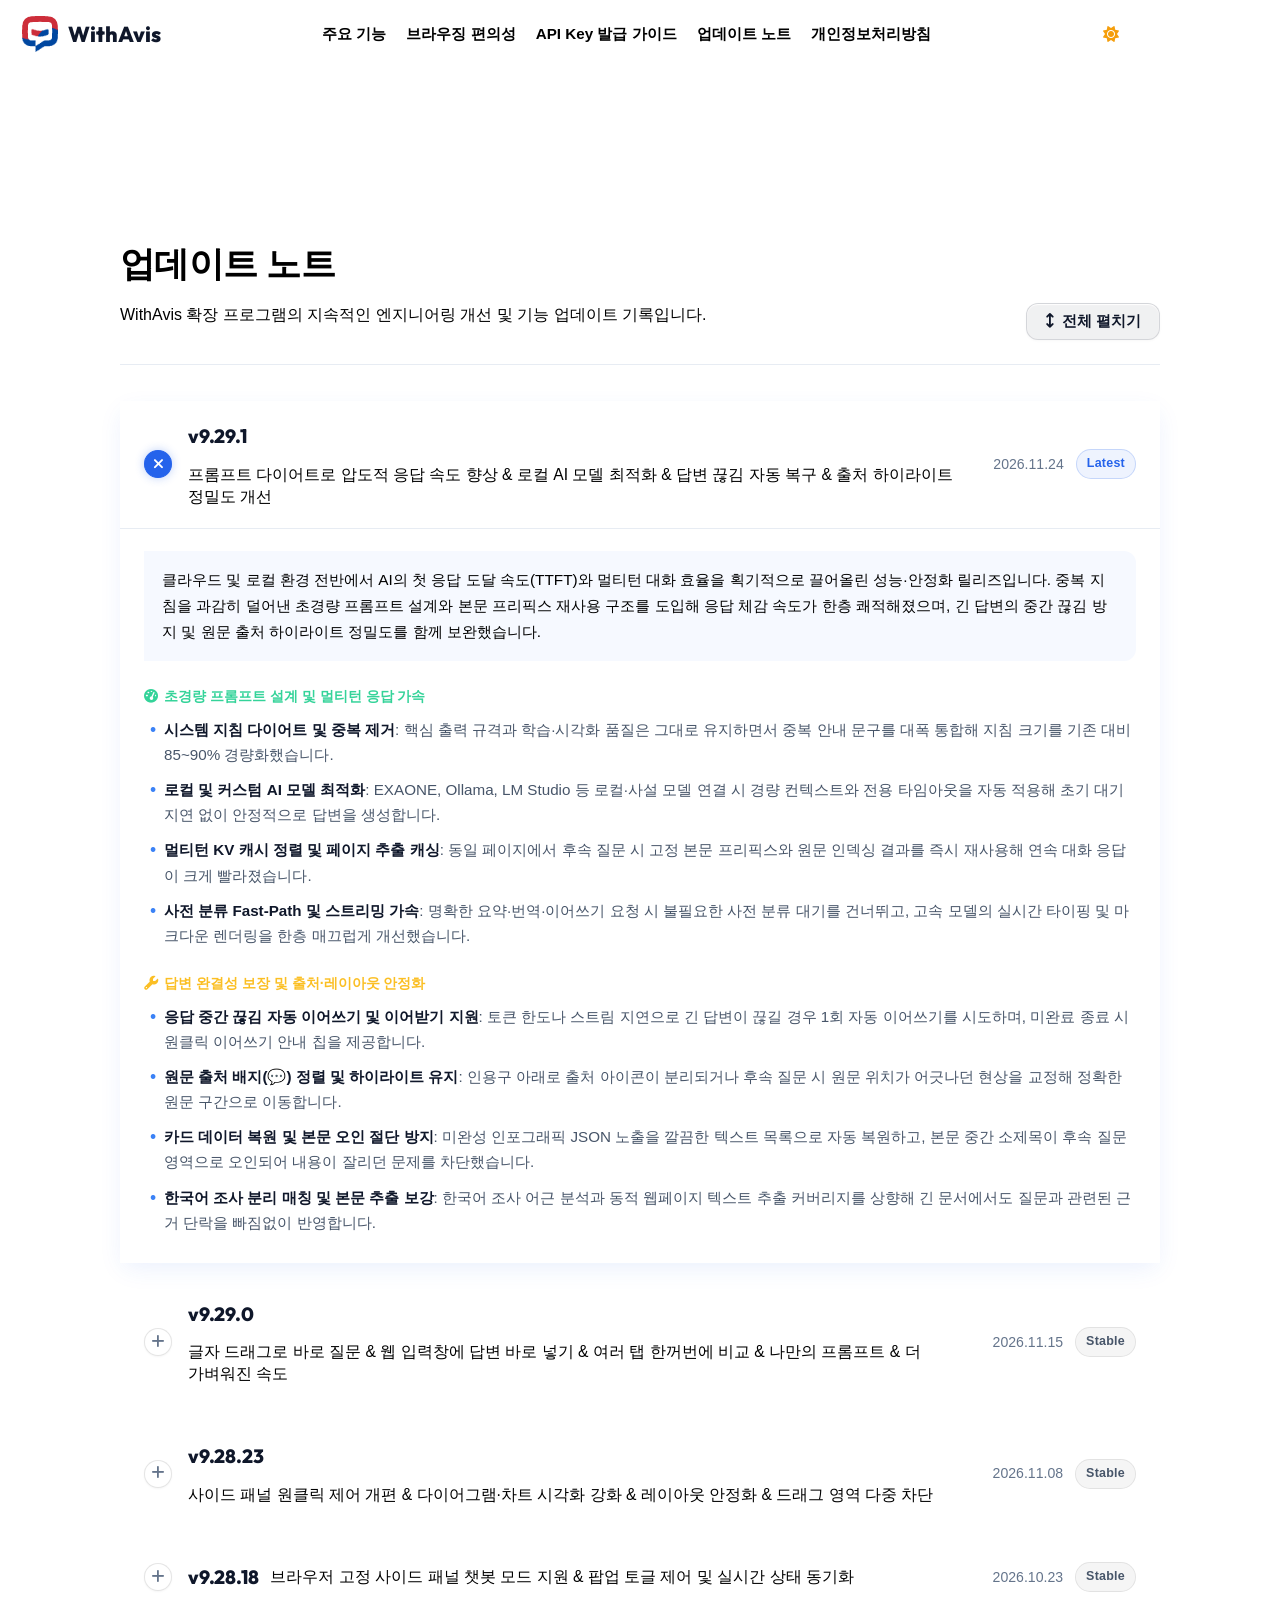
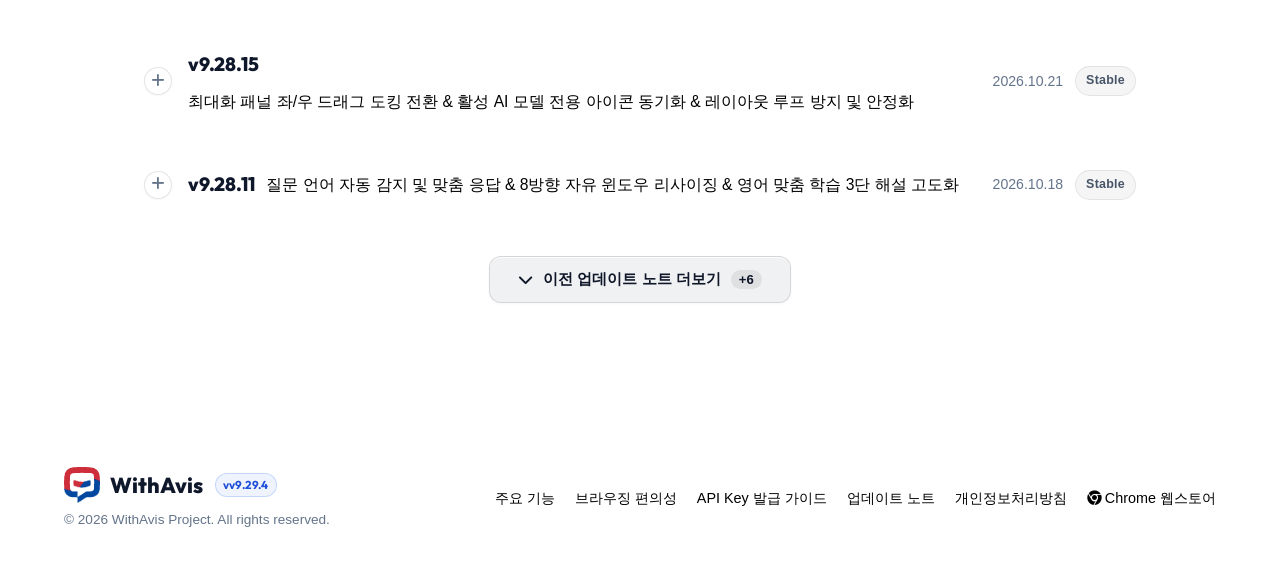
<file: changelog.html>
<!DOCTYPE html>
<html lang="ko">

<head>
    <meta charset="UTF-8">
    <meta name="viewport" content="width=device-width, initial-scale=1.0">
    <!-- Cache Control: 강제 새로고침 없이 최신 버전 즉시 반영 -->
    <meta http-equiv="Cache-Control" content="no-cache, no-store, must-revalidate">
    <meta http-equiv="Pragma" content="no-cache">
    <meta http-equiv="Expires" content="0">
    <title>WithAvis - 업데이트 노트</title>
    <meta name="description" content="WithAvis Chrome 확장 프로그램의 버전별 기능 개선, 버그 수정, 아키텍처 진화 기록">

    <!-- Open Graph -->
    <meta property="og:type" content="website">
    <meta property="og:title" content="WithAvis - 업데이트 노트">
    <meta property="og:description" content="WithAvis의 최신 업데이트 노트와 엔지니어링 개선 기록을 확인하세요.">
    <meta property="og:image" content="assets/hero.png">

    <!-- Google Fonts -->
    <link rel="preconnect" href="https://fonts.googleapis.com">
    <link rel="preconnect" href="https://fonts.gstatic.com" crossorigin>
    <link
        href="https://fonts.googleapis.com/css2?family=Outfit:wght@300;400;500;600;700;800&family=Pretendard:wght@300;400;500;600;700;800&display=swap"
        rel="stylesheet">

    <!-- FontAwesome Icons -->
    <link rel="stylesheet" href="https://cdnjs.cloudflare.com/ajax/libs/font-awesome/6.4.0/css/all.min.css">

    <!-- Favicon & PWA Icons -->
    <link rel="icon" type="image/png" sizes="16x16" href="./assets/icon16.png?v=9.29.4">
    <link rel="icon" type="image/png" sizes="48x48" href="./assets/icon48.png?v=9.29.4">
    <link rel="icon" type="image/png" sizes="192x192" href="./assets/icon192.png?v=9.29.4">
    <link rel="icon" type="image/png" sizes="512x512" href="./assets/icon512.png?v=9.29.4">
    <link rel="apple-touch-icon" href="./assets/apple-touch-icon.png?v=9.29.4">
    <link rel="apple-touch-icon" sizes="180x180" href="./assets/apple-touch-icon.png?v=9.29.4">
    <link rel="apple-touch-icon" sizes="152x152" href="./assets/apple-touch-icon.png?v=9.29.4">
    <link rel="apple-touch-icon" sizes="120x120" href="./assets/apple-touch-icon.png?v=9.29.4">
    <link rel="apple-touch-icon-precomposed" href="./assets/apple-touch-icon.png?v=9.29.4">
    <link rel="manifest" href="./manifest.json?v=9.29.4">
    <meta name="theme-color" content="#0a0c10" media="(prefers-color-scheme: dark)">
    <meta name="theme-color" content="#f8fafc" media="(prefers-color-scheme: light)">
    <meta name="mobile-web-app-capable" content="yes">
    <meta name="apple-mobile-web-app-capable" content="yes">
    <meta name="apple-mobile-web-app-status-bar-style" content="black-translucent">
    <meta name="apple-mobile-web-app-title" content="WithAvis">
    <meta name="application-name" content="WithAvis">
    <meta name="msapplication-TileColor" content="#0a0b0e">
    <meta name="msapplication-TileImage" content="./assets/icon192.png?v=9.29.4">

    <!-- Stylesheet -->
    <link rel="stylesheet" href="styles.css?v=9.29.4">
</head>

<body>
    <!-- Background Glows -->
    <div class="bg-glow bg-glow-1"></div>
    <div class="bg-glow bg-glow-2"></div>
    <div class="bg-glow bg-glow-3"></div>

    <!-- Navigation Header (rendered by site-nav.js) -->
    <div id="site-navbar"></div>

    <!-- Changelog Main Section -->
    <main class="changelog-page-section">
        <div class="container">
            <div class="changelog-card">

                <!-- Header -->
                <div class="changelog-header">
                    <div>
                        <h1>업데이트 노트</h1>
                        <p>WithAvis 확장 프로그램의 지속적인 엔지니어링 개선 및 기능 업데이트 기록입니다.</p>
                        <!-- <div class="changelog-meta">
                            <i class="fa-solid fa-clock-rotate-left"></i> 최신 릴리즈 v9.29.4 기준
                        </div> -->
                    </div>
                    <div>
                        <button type="button" class="btn-toggle-all" id="toggleAllBtn">
                            <i class="fa-solid fa-arrows-up-down"></i> <span id="toggleAllText">전체 펼치기</span>
                        </button>
                    </div>
                </div>

                <!-- Accordion List -->
                <div class="accordion-list" id="changelogList">

                    <!-- Version v9.29.1 (Latest) -->
                    <article class="accordion-card open">
                        <div class="accordion-header">
                            <div class="accordion-header-left">
                                <span class="toggle-icon"><i class="fa-solid fa-plus"></i></span>
                                <div class="version-title">
                                    <span class="version-tag">v9.29.1</span>
                                    <span class="version-summary">프롬프트 다이어트로 압도적 응답 속도 향상 &amp; 로컬 AI 모델 최적화 &amp; 답변 끊김 자동 복구 &amp; 출처 하이라이트 정밀도 개선</span>
                                </div>
                            </div>
                            <div class="accordion-header-right">
                                <span class="date-badge">2026.11.24</span>
                                <span class="status-pill latest">Latest</span>
                            </div>
                        </div>
                        <div class="accordion-content">
                            <div class="accordion-body-inner">
                                <div class="release-intro">
                                    클라우드 및 로컬 환경 전반에서 AI의 첫 응답 도달 속도(TTFT)와 멀티턴 대화 효율을 획기적으로 끌어올린 성능·안정화 릴리즈입니다.
                                    중복 지침을 과감히 덜어낸 초경량 프롬프트 설계와 본문 프리픽스 재사용 구조를 도입해 응답 체감 속도가 한층 쾌적해졌으며, 긴 답변의 중간 끊김 방지 및 원문 출처 하이라이트 정밀도를 함께 보완했습니다.
                                </div>

                                <div class="change-group">
                                    <div class="group-label perf"><i class="fa-solid fa-gauge-high"></i> 초경량 프롬프트 설계 및 멀티턴 응답 가속</div>
                                    <ul class="change-list">
                                        <li><strong>시스템 지침 다이어트 및 중복 제거</strong>: 핵심 출력 규격과 학습·시각화 품질은 그대로 유지하면서 중복 안내 문구를 대폭 통합해 지침 크기를 기존 대비 85~90% 경량화했습니다.</li>
                                        <li><strong>로컬 및 커스텀 AI 모델 최적화</strong>: EXAONE, Ollama, LM Studio 등 로컬·사설 모델 연결 시 경량 컨텍스트와 전용 타임아웃을 자동 적용해 초기 대기 지연 없이 안정적으로 답변을 생성합니다.</li>
                                        <li><strong>멀티턴 KV 캐시 정렬 및 페이지 추출 캐싱</strong>: 동일 페이지에서 후속 질문 시 고정 본문 프리픽스와 원문 인덱싱 결과를 즉시 재사용해 연속 대화 응답이 크게 빨라졌습니다.</li>
                                        <li><strong>사전 분류 Fast-Path 및 스트리밍 가속</strong>: 명확한 요약·번역·이어쓰기 요청 시 불필요한 사전 분류 대기를 건너뛰고, 고속 모델의 실시간 타이핑 및 마크다운 렌더링을 한층 매끄럽게 개선했습니다.</li>
                                    </ul>
                                </div>

                                <div class="change-group">
                                    <div class="group-label fix"><i class="fa-solid fa-wrench"></i> 답변 완결성 보장 및 출처·레이아웃 안정화</div>
                                    <ul class="change-list">
                                        <li><strong>응답 중간 끊김 자동 이어쓰기 및 이어받기 지원</strong>: 토큰 한도나 스트림 지연으로 긴 답변이 끊길 경우 1회 자동 이어쓰기를 시도하며, 미완료 종료 시 원클릭 이어쓰기 안내 칩을 제공합니다.</li>
                                        <li><strong>원문 출처 배지(💬) 정렬 및 하이라이트 유지</strong>: 인용구 아래로 출처 아이콘이 분리되거나 후속 질문 시 원문 위치가 어긋나던 현상을 교정해 정확한 원문 구간으로 이동합니다.</li>
                                        <li><strong>카드 데이터 복원 및 본문 오인 절단 방지</strong>: 미완성 인포그래픽 JSON 노출을 깔끔한 텍스트 목록으로 자동 복원하고, 본문 중간 소제목이 후속 질문 영역으로 오인되어 내용이 잘리던 문제를 차단했습니다.</li>
                                        <li><strong>한국어 조사 분리 매칭 및 본문 추출 보강</strong>: 한국어 조사 어근 분석과 동적 웹페이지 텍스트 추출 커버리지를 상향해 긴 문서에서도 질문과 관련된 근거 단락을 빠짐없이 반영합니다.</li>
                                    </ul>
                                </div>
                            </div>
                        </div>
                    </article>

                    <!-- Version v9.29.0 -->
                    <article class="accordion-card">
                        <div class="accordion-header">
                            <div class="accordion-header-left">
                                <span class="toggle-icon"><i class="fa-solid fa-plus"></i></span>
                                <div class="version-title">
                                    <span class="version-tag">v9.29.0</span>
                                    <span class="version-summary">글자 드래그로 바로 질문 & 웹 입력창에 답변 바로 넣기 & 여러 탭 한꺼번에 비교 & 나만의
                                        프롬프트 & 더 가벼워진 속도</span>
                                </div>
                            </div>
                            <div class="accordion-header-right">
                                <span class="date-badge">2026.11.15</span>
                                <span class="status-pill stable">Stable</span>
                            </div>
                        </div>
                        <div class="accordion-content">
                            <div class="accordion-body-inner">
                                <div class="release-intro">
                                    웹페이지에서 궁금한 글자를 드래그하면 바로 옆에 요약·번역 버튼이 뜨고, AI가 써준 글을 클릭 한 번으로 웹 입력창에 그대로 채워 넣을 수 있습니다.
                                    또한 켜 둔 여러 탭을 한꺼번에 묶어서 비교하거나 '나만의 프롬프트'로 내 말투·원하는 답변 방식을 저장해 둘 수 있으며, 평소에는 훨씬 가볍게
                                    돌아가도록 다듬어 웹서핑이 한결 쾌적해졌습니다.
                                </div>

                                <div class="change-group">
                                    <div class="group-label feat"><i class="fa-solid fa-wand-magic-sparkles"></i> 드래그해서
                                        바로 묻고, 입력창에 바로 넣기</div>
                                    <ul class="change-list">
                                        <li><strong>드래그하면 바로 뜨는 빠른 메뉴</strong>: 웹페이지에서 글자를 마우스로 드래그하면 바로 옆에 요약·번역·설명·질문
                                            버튼이 떠서, 채팅창을 먼저 열지 않고도 클릭 한 번으로 바로 물어볼 수 있습니다.</li>
                                        <li><strong>웹 입력창에 답변 바로 채워 넣기(✍️ 적용)</strong>: AI가 다듬어 준 이메일이나 댓글, 번역문을 따로 복사해서
                                            붙여넣을 필요 없이, 답변 아래의 '적용' 버튼만 누르면 방금 쓰던 웹페이지 입력창에 깔끔하게 바로 들어갑니다.</li>
                                        <li><strong>중요한 답변과 대화 내용 파일로 저장하기</strong>: 다시 보고 싶어서 고정(핀)해 둔 답변이나 주고받은 대화를 클릭
                                            한 번으로 문서 파일로 내려받거나 복사해서 내 메모장에 바로 챙겨 둘 수 있습니다.</li>
                                    </ul>
                                </div>

                                <div class="change-group">
                                    <div class="group-label feat"><i class="fa-solid fa-brain"></i> 여러 탭 한꺼번에 비교 & 나만의
                                        프롬프트</div>
                                    <ul class="change-list">
                                        <li><strong>켜 둔 여러 탭 한꺼번에 비교하기(📑 탭 비교)</strong>: 지금 보고 있는 화면뿐만 아니라 브라우저에 켜 둔 여러
                                            탭(최대 5개)을 함께 골라, 여러 쇼핑몰 상품 비교나 뉴스·자료 정리를 한 번의 질문으로 끝낼 수 있습니다.</li>
                                        <li><strong>나만의 프롬프트(👤 프롬프트 개인화)</strong>: 내가 하는 일이나 원하는 답변 방식(예: "항상 핵심 3줄부터
                                            먼저 알려줘")을 한 번만 적어 두면, 매번 다시 말하지 않아도 모든 대화에서 내 스타일에 맞춰 알아서 답해 줍니다.</li>
                                        <li><strong>긴 글도 끝까지 꼼꼼하게 찾아 읽기</strong>: 아주 긴 글이나 문서에서도 앞부분만 읽고 답하지 않고, 내가 물어본
                                            내용과 관련 있는 부분을 글 끝까지 찾아 읽고 정확하게 대답합니다.</li>
                                        <li><strong>쉬운 질문은 빠르게, 어려운 질문은 깊게</strong>: 가벼운 요약은 기다림 없이 바로 답하고, 코딩이나 복잡한
                                            문제처럼 깊은 생각이 필요한 질문은 한 번 더 꼼꼼히 생각해서 답하도록 AI가 알아서 조절합니다.</li>
                                        <li><strong>페이지에 없는 내용은 웹 검색으로 보충</strong>: 지금 보고 있는 글만으로 답하기 부족할 때는 알아서 웹 검색으로
                                            최신 내용을 찾아 보태 주고, 원래 글에 있던 내용과 검색해서 찾은 내용을 보기 쉽게 구분해 알려줍니다.</li>
                                    </ul>
                                </div>

                                <div class="change-group">
                                    <div class="group-label perf"><i class="fa-solid fa-gauge-high"></i> 더 가볍고 빨라진 웹서핑
                                        속도</div>
                                    <ul class="change-list">
                                        <li><strong>웹페이지 열릴 때 무게 확 줄이기</strong>: 평소 웹서핑할 때는 꼭 필요한 최소 기능만 가볍게 켜 두고, 채팅창이나
                                            표·그림 기능은 실제로 쓸 때만 불러오도록 바꿔서 웹페이지가 열리는 속도가 훨씬 빨라졌습니다.</li>
                                        <li><strong>오래 켜 두어도 버벅임 없이 가볍게</strong>: AI가 답변을 이어 쓸 때 화면을 새로 고치는 횟수를 줄여, 탭을
                                            많이 띄워 놓고 오래 써도 브라우저가 무거워지지 않고 부드럽게 돌아갑니다.</li>
                                        <li><strong>브라우저 옆 고정 창(사이드 패널)에서도 모든 기능 그대로</strong>: 화면 옆에 고정해 두고 쓰는 사이드 패널에서도
                                            페이지 내용 읽기, 본문 위치 형광펜 표시, 웹 입력창에 답변 바로 넣기, 사진 첨부 질문까지 모두 똑같이 쓸 수 있습니다.</li>
                                    </ul>
                                </div>
                            </div>
                        </div>
                    </article>

                    <!-- Version v9.28.23 (Stable) -->
                    <article class="accordion-card">
                        <div class="accordion-header">
                            <div class="accordion-header-left">
                                <span class="toggle-icon"><i class="fa-solid fa-plus"></i></span>
                                <div class="version-title">
                                    <span class="version-tag">v9.28.23</span>
                                    <span class="version-summary">사이드 패널 원클릭 제어 개편 & 다이어그램·차트 시각화 강화 & 레이아웃 안정화 & 드래그 영역
                                        다중 차단</span>
                                </div>
                            </div>
                            <div class="accordion-header-right">
                                <span class="date-badge">2026.11.08</span>
                                <span class="status-pill stable">Stable</span>
                            </div>
                        </div>
                        <div class="accordion-content">
                            <div class="accordion-body-inner">
                                <div class="release-intro">
                                    사이드 패널 원클릭 액션 제어 개편 및 시각화 엔진 고도화, 브라우저 레이아웃 안정화 및 마우스 드래그 영역 기반의 다중 요소 일괄 차단 기능을 새롭게
                                    지원합니다.
                                </div>

                                <div class="change-group">
                                    <div class="group-label feat"><i class="fa-solid fa-sparkles"></i> 주요 업데이트 내역</div>
                                    <ul class="change-list">
                                        <li><strong>사이드 패널 원클릭 제어 인터페이스 개편</strong></li>
                                        <li><strong>Mermaid 다이어그램 & 차트 시각화 엔진 강화</strong></li>
                                        <li><strong>브라우저 레이아웃 안정화 & 세부 인터랙션 다듬기</strong></li>
                                        <li><strong>마우스 드래그 영역 다중 요소 차단 지원</strong></li>
                                    </ul>
                                </div>
                            </div>
                        </div>
                    </article>

                    <!-- Version v9.28.18 (Stable) -->
                    <article class="accordion-card">
                        <div class="accordion-header">
                            <div class="accordion-header-left">
                                <span class="toggle-icon"><i class="fa-solid fa-plus"></i></span>
                                <div class="version-title">
                                    <span class="version-tag">v9.28.18</span>
                                    <span class="version-summary">브라우저 고정 사이드 패널 챗봇 모드 지원 & 팝업 토글 제어 및 실시간 상태 동기화</span>
                                </div>
                            </div>
                            <div class="accordion-header-right">
                                <span class="date-badge">2026.10.23</span>
                                <span class="status-pill stable">Stable</span>
                            </div>
                        </div>
                        <div class="accordion-content">
                            <div class="accordion-body-inner">
                                <div class="release-intro">
                                    웹페이지 유무나 탭 전환과 무관하게 브라우저 측면에 상시 고정하여 대화할 수 있는 사이드 패널 챗봇 모드를 새롭게 지원합니다. 팝업 메뉴의 직관적인
                                    토글로 언제든 켜고 끌 수 있으며, 현재 보고 있는 활성 탭의 본문 요약 및 ESC 단축키 제어를 완벽히 지원합니다.
                                </div>

                                <div class="change-group">
                                    <div class="group-label feat"><i class="fa-solid fa-sparkles"></i> 사이드 패널 챗봇 모드 지원
                                    </div>
                                    <ul class="change-list">
                                        <li><strong>브라우저 측면 상시 고정 인터페이스</strong>: 특정 웹페이지 내 주입 방식에서 나아가, 새 탭이나 브라우저
                                            환경에서도 끊김 없이 챗봇의 모든 기능(멀티 AI 엔진, 마크다운, 다이어그램, 히스토리 등)을 활용할 수 있는 사이드 패널 뷰 제공
                                        </li>
                                        <li><strong>활성 탭 지능형 페이지 연동</strong>: 사이드 패널에서 질문 시 현재 포커스된 브라우저 탭의 본문을 실시간으로
                                            감지하여 '페이지 요약' 및 문서 분석 질의응답 정상 지원</li>
                                        <li><strong>팝업 메뉴 내 사이드 패널 활성화 토글</strong>: 상단 툴바 메뉴 내 '사이드 패널 활성화' 스위치를 통해 클릭 한
                                            번으로 패널을 열고 닫을 수 있도록 직관화</li>
                                    </ul>
                                </div>

                                <div class="change-group">
                                    <div class="group-label fix"><i class="fa-solid fa-wrench"></i> 상호작용 및 수명 주기 동기화 개선
                                    </div>
                                    <ul class="change-list">
                                        <li><strong>ESC 키보드 단축키 닫기 연동</strong>: 사이드 패널 내에서 ESC 키 입력 시 대화 내용이 초기화되는 현상을
                                            방지하고, 직관적으로 사이드 패널 창이 즉시 닫히도록 개선</li>
                                        <li><strong>패널 종료 상태 실시간 양방향 동기화</strong>: 브라우저 네이티브 닫기 버튼이나 ESC 단축키로 패널이 종료될 때
                                            백그라운드 수명 주기를 감지하여 팝업 내 토글 스위치가 실시간 OFF로 완벽히 일치하도록 안정화</li>
                                    </ul>
                                </div>
                            </div>
                        </div>
                    </article>

                    <!-- Version v9.28.15 (Stable) -->
                    <article class="accordion-card">
                        <div class="accordion-header">
                            <div class="accordion-header-left">
                                <span class="toggle-icon"><i class="fa-solid fa-plus"></i></span>
                                <div class="version-title">
                                    <span class="version-tag">v9.28.15</span>
                                    <span class="version-summary">최대화 패널 좌/우 드래그 도킹 전환 & 활성 AI 모델 전용 아이콘 동기화 & 레이아웃 루프
                                        방지 및 안정화</span>
                                </div>
                            </div>
                            <div class="accordion-header-right">
                                <span class="date-badge">2026.10.21</span>
                                <span class="status-pill stable">Stable</span>
                            </div>
                        </div>
                        <div class="accordion-content">
                            <div class="accordion-body-inner">
                                <div class="release-intro">
                                    최대화 상태에서 상단 헤더를 드래그하여 화면 좌우 도킹 위치를 손쉽게 전환할 수 있는 직관적인 스냅 제스처를 도입하고, 현재 선택된 AI 모델의 전용
                                    아이콘과 명칭이 플로팅 버튼 및 헤더에 실시간 반영되도록 동기화 체계를 강화했습니다. 또한 내부 레이아웃 핑퐁 루프 차단과 기본 응답 언어 최적화를
                                    통해 전반적인 사용 안정성을 향상시켰습니다.
                                </div>

                                <div class="change-group">
                                    <div class="group-label feat"><i
                                            class="fa-solid fa-up-right-and-down-left-from-center"></i> 윈도우 인터랙션 및 도킹
                                        레이아웃 (Docking & Layout)</div>
                                    <ul class="change-list">
                                        <li><strong>최대화 패널 좌/우 드래그 도킹 전환</strong>: 패널이 화면 한쪽에 최대화(도킹)된 상태에서 상단 헤더를 반대편으로
                                            드래그하면, 파란색 테두리와 글로우 효과의 스냅 가이드와 함께 즉시 좌측 또는 우측으로 도킹 위치를 전환할 수 있습니다.</li>
                                        <li><strong>헤더 제스처 오동작 방지 및 판별 정밀화</strong>: 드래그 이동 시 불필요한 드롭다운 메뉴 열림이나 더블클릭 최대화
                                            토글이 오발생하지 않도록 클릭 억제 및 타겟 판별 로직을 최적화했습니다.</li>
                                    </ul>
                                </div>

                                <div class="change-group">
                                    <div class="group-label feat"><i class="fa-solid fa-brain"></i> AI 프로바이더 및 사용자 인터페이스
                                        (AI Provider & UI)</div>
                                    <ul class="change-list">
                                        <li><strong>활성 AI 모델 실시간 아이콘 및 명칭 동기화</strong>: 플로팅 토글 버튼 및 상단 헤더에 현재 선택된 AI
                                            모델(Gemini, Claude 등)의 전용 아이콘과 대표 명칭이 실시간으로 일치되어 표시됩니다.</li>
                                        <li><strong>질문 언어 일치(Original Language) 기본 정책 강화</strong>: 웹페이지 언어와 상관없이 질문한
                                            사용자의 언어로 자동 응답하도록 기본 설정을 정비하고 기존 설정을 안전하게 이전합니다.</li>
                                    </ul>
                                </div>

                                <div class="change-group">
                                    <div class="group-label fix"><i class="fa-solid fa-wrench"></i> 안정성 및 성능 최적화
                                        (Stability & Performance)</div>
                                    <ul class="change-list">
                                        <li><strong>반응형 레이아웃 핑퐁 루프 및 프레임 드롭 차단</strong>: 최대화 상태에서 레이아웃 조정과 창 리사이즈 이벤트 간의
                                            상호 순환 호출을 원천 차단하여 불필요한 브라우저 부하 및 애니메이션 끊김 현상을 해결했습니다.</li>
                                        <li><strong>대화 내역 생성 일시 보존</strong>: 이전 대화 히스토리 탐색 시 기존 생성 일시가 덮어씌워지지 않도록 타임스탬프
                                            처리 안정성을 보강했습니다.</li>
                                    </ul>
                                </div>
                            </div>
                        </div>
                    </article>

                    <!-- Version v9.28.11 -->
                    <article class="accordion-card">
                        <div class="accordion-header">
                            <div class="accordion-header-left">
                                <span class="toggle-icon"><i class="fa-solid fa-plus"></i></span>
                                <div class="version-title">
                                    <span class="version-tag">v9.28.11</span>
                                    <span class="version-summary">질문 언어 자동 감지 및 맞춤 응답 & 8방향 자유 윈도우 리사이징 & 영어 맞춤 학습 3단 해설
                                        고도화</span>
                                </div>
                            </div>
                            <div class="accordion-header-right">
                                <span class="date-badge">2026.10.18</span>
                                <span class="status-pill stable">Stable</span>
                            </div>
                        </div>
                        <div class="accordion-content">
                            <div class="accordion-body-inner">
                                <div class="release-intro">
                                    웹페이지 본문 언어에 구애받지 않고 사용자 질문 언어에 맞춘 지능형 자동 응답 체계를 구축하고, 8방향 자유 패널 리사이징 및 도메인별 윈도우 창 상태
                                    기억 기능을 도입했습니다. 또한 영어 학습 3단 해설 체계화, 인포그래픽 카드 및 원문 하이라이팅 렌더링 안정성을 대폭 강화했습니다.
                                </div>

                                <div class="change-group">
                                    <div class="group-label feat"><i class="fa-solid fa-language"></i> 지능형 언어 감지 및 인터랙션
                                        (Intelligent Language & Interaction)</div>
                                    <ul class="change-list">
                                        <li><strong>질문 언어 자동 감지 및 맞춤 응답</strong>: 웹페이지 본문 언어(일본어·영어 등)와 무관하게, 사용자가 질문한
                                            언어를 자동 판별하여 해당 언어로 자연스럽게 번역 및 일치 응답을 제공합니다.</li>
                                        <li><strong>AI 사고 과정(Thinking) 시각화 개선</strong>: 모델의 추론 및 심층 사고 상태를 직관적으로 인지할 수
                                            있도록 시각적 반응 애니메이션과 상태 피드백을 고도화했습니다.</li>
                                        <li><strong>지능형 인텐트 라우팅 폴백 강화</strong>: 복합 질문의 의도 분류 속도를 개선하고, 네트워크 지연 시 내장 정규식
                                            엔진으로의 신속한 자동 전환을 보장합니다.</li>
                                    </ul>
                                </div>

                                <div class="change-group">
                                    <div class="group-label feat"><i
                                            class="fa-solid fa-up-right-and-down-left-from-center"></i> 사용자 경험 및 윈도우
                                        레이아웃 (Layout & Window Management)</div>
                                    <ul class="change-list">
                                        <li><strong>8방향 패널 자유 리사이징</strong>: 4개 모서리(코너)와 4개 테두리(에지) 전 방향 드래그 조절을 지원하고
                                            마우스 오버 시각 가이드를 제공합니다.</li>
                                        <li><strong>도메인별 창 위치·크기 상태 기억</strong>: 사이트별로 조절한 패널의 위치와 크기를 브라우저가 자동 기억하여 재방문
                                            시 최적 레이아웃으로 복원합니다.</li>
                                        <li><strong>마크다운 렌더러 및 문단 레이아웃 정돈</strong>: 인용구 갇힘 방지, 불필요한 stray 마커 자동 정제, 줄바꿈
                                            간격 조정을 통해 장문 가독성을 높였습니다.</li>
                                    </ul>
                                </div>

                                <div class="change-group">
                                    <div class="group-label feat"><i class="fa-solid fa-graduation-cap"></i> 영어 맞춤 학습 및
                                        시각화 (Learning & Visualization)</div>
                                    <ul class="change-list">
                                        <li><strong>영어 맞춤 학습(English Lessons) 3단 해설 고도화</strong>: 영문 기사 요약 시 어휘 표의 대표
                                            표현과 연동된 [기사 원문 1줄 + 한국어 번역 + 원어민 실생활 뉘앙스 해설]의 3단 구성을 체계적으로 제공하며, 표 내 핵심 표현을
                                            배경색 없는 검붉은 볼드체로 명확히 시각화했습니다.</li>
                                        <li><strong>인포그래픽 카드 시각화 강화</strong>: 비교 뷰(VS), 타임라인, 단계별 로드맵, 게이지 차트 내 마크다운 텍스트
                                            서식(볼드/코드) 적용 및 디자인 정밀도를 개선했습니다.</li>
                                        <li><strong>웹페이지 원문 하이라이팅 복구 및 정밀화</strong>: AI 답변이 참조한 본문 문맥 위치를 웹페이지 상에서 즉시
                                            확인할 수 있도록 텍스트 매칭 기능을 복원했습니다.</li>
                                        <li><strong>다이어그램 및 프로세스 구조도 생성 안정화</strong>: 흐름도나 아키텍처 다이어그램 요청 시 문맥에 적합한 차트가
                                            정확히 생성되도록 라우팅 제어를 최적화했습니다.</li>
                                    </ul>
                                </div>
                            </div>
                        </div>
                    </article>

                    <!-- Version v9.28.4 -->
                    <article class="accordion-card">
                        <div class="accordion-header">
                            <div class="accordion-header-left">
                                <span class="toggle-icon"><i class="fa-solid fa-plus"></i></span>
                                <div class="version-title">
                                    <span class="version-tag">v9.28.4</span>
                                    <span class="version-summary">영어 학습 및 시사 상식 브리핑 & 샌드박스 안전 인앱 모달 & 마크다운 마커 정제 & 액션 칩
                                        개선</span>
                                </div>
                            </div>
                            <div class="accordion-header-right">
                                <span class="date-badge">2026.10.05</span>
                                <span class="status-pill stable">Stable</span>
                            </div>
                        </div>
                        <div class="accordion-content">
                            <div class="accordion-body-inner">
                                <div class="release-intro">
                                    영문 기사 요약 시 핵심 어휘와 번역 툴팁을 제공하는 영어 학습 지원 및 시사 상식 브리핑 기능이 추가되었습니다. 아울러 샌드박스 환경에서도 안전하게
                                    동작하는 내장 확인 모달을 도입하고 마크다운 구문 클린업 및 후속 질문 파싱 로직을 정밀화했습니다.
                                </div>

                                <div class="change-group">
                                    <div class="group-label feat"><i class="fa-solid fa-graduation-cap"></i> 영어 학습 및 시사
                                        상식 브리핑 (Learning & Briefing)</div>
                                    <ul class="change-list">
                                        <li><strong>영어 원문 자동 감지 및 맞춤 학습 지원</strong>: 영문 기사 요약 시 핵심 어휘와 의미를 정리한 마크다운 학습
                                            표를 본문 하단에 자동 생성합니다.</li>
                                        <li><strong>어휘 예문 툴팁 번역 제공</strong>: 표 내 예문에 마우스를 올리면 한국어 번역이 즉각 표시되는 인터랙티브 인라인
                                            툴팁을 지원합니다.</li>
                                        <li><strong>시사 상식 및 배경지식 브리핑</strong>: 일반 웹페이지 요약 시 본문 외 알아두면 유용한 배경 상식을 개조식
                                            불릿으로 압축 제공합니다.</li>
                                    </ul>
                                </div>

                                <div class="change-group">
                                    <div class="group-label feat"><i class="fa-solid fa-shield-halved"></i> 샌드박스 안전 인앱
                                        확인 모달 (In-App Modal)</div>
                                    <ul class="change-list">
                                        <li><strong>샌드박스 환경 브라우저 차단 대응</strong>: iframe 및 보안 격리 환경에서 브라우저 기본 확인창이 차단되는
                                            문제를 원천 해결한 위젯 내장 모달을 탑재했습니다.</li>
                                        <li><strong>대화 기록 초기화 안전성 강화</strong>: 대화 삭제 시 내장 확인 모달과 키보드(Esc) 제어를 통해 직관적이고
                                            안전한 확인 절차를 제공합니다.</li>
                                    </ul>
                                </div>

                                <div class="change-group">
                                    <div class="group-label fix"><i class="fa-solid fa-wand-magic-sparkles"></i> 마크다운
                                        렌더러 정제 및 표시 품질 개선 (Markdown Refinement)</div>
                                    <ul class="change-list">
                                        <li><strong>마커 오출력(Stray 기호) 자동 클린업</strong>: 문장 끝이나 단락 사이에 비정상적으로 출력된 단독 인용
                                            부호('>') 등 불필요한 기호를 렌더링 전 자동으로 정제합니다.</li>
                                        <li><strong>내용 없는 공백 마커 행 제거</strong>: 텍스트 없이 마커만 남은 빈 줄(헤더, 불릿 기호 등)을 감지하여
                                            삭제함으로써 응답 가독성을 향상했습니다.</li>
                                        <li><strong>리드 요약 인용구 렌더링 정상화</strong>: 상단 핵심 요약 리드문 종료 후 인용구를 즉시 닫도록 안내를 개선하여
                                            하위 소제목이 인용구에 갇히는 현상을 방지했습니다.</li>
                                    </ul>
                                </div>

                                <div class="change-group">
                                    <div class="group-label feat"><i class="fa-solid fa-lightbulb"></i> 인터랙티브 후속 액션 칩 개선
                                        (Interactive Action Chips)</div>
                                    <ul class="change-list">
                                        <li><strong>다중 후속 질문 안전 분리</strong>: 한 줄에 기호로 연달아 이어진 복수 질문을 지능적으로 감지하여 개별 클릭형
                                            액션 칩으로 분할 생성합니다.</li>
                                        <li><strong>심화 탐구 중심 질문 추천</strong>: 단순 단답형 퀴즈를 배제하고 기사 내용의 맥락과 배경을 심층 탐구할 수 있는
                                            방향으로 후속 질문 품질을 강화했습니다.</li>
                                    </ul>
                                </div>
                            </div>
                        </div>
                    </article>

                    <!-- Version v9.28.3 (Stable) -->
                    <article class="accordion-card">
                        <div class="accordion-header">
                            <div class="accordion-header-left">
                                <span class="toggle-icon"><i class="fa-solid fa-plus"></i></span>
                                <div class="version-title">
                                    <span class="version-tag">v9.28.3</span>
                                    <span class="version-summary">좌측 대화 히스토리 사이드 패널 & 뷰포트 이탈 방지 & 마크다운 표 렌더러 안정화 & 지능형
                                        검색 그라운딩 & 스토리지 표준화</span>
                                </div>
                            </div>
                            <div class="accordion-header-right">
                                <span class="date-badge">2026.09.30</span>
                                <span class="status-pill stable">Stable</span>
                            </div>
                        </div>
                        <div class="accordion-content">
                            <div class="accordion-body-inner">
                                <div class="release-intro">
                                    이전 대화 흐름을 한눈에 탐색하고 손쉽게 이어갈 수 있는 대화 세션 히스토리 사이드 패널이 새롭게 도입되었습니다. 아울러 브라우저 축소나 해상도 변경
                                    시 챗봇 아이콘이 화면 밖으로 사라지던 현상을 원천 차단하고, 복합 마크다운 표 렌더링 및 코드 블록 서식 예외를 바로잡아 전반적인 사용 안정성을 대폭
                                    강화했습니다. 또한 지능형 하이브리드 검색 그라운딩과 인포그래픽 카드 자동 구출, 스토리지 아키텍처 표준화가 함께 적용되었습니다.
                                </div>

                                <div class="change-group">
                                    <div class="group-label feat"><i class="fa-solid fa-clock-rotate-left"></i> 대화 세션
                                        히스토리 사이드 패널 (Chat History)</div>
                                    <ul class="change-list">
                                        <li><strong>세션별 이전 대화 목록 탐색</strong>: 챗봇 좌측 사이드바를 통해 과거 진행된 대화 목록을 한눈에 확인하고, 원하는
                                            시점의 대화를 즉시 불러와 끊김 없이 이어갈 수 있습니다.</li>
                                        <li><strong>작업 흐름 연속성 보장</strong>: 새 대화 시작 및 세션별 메시지 기록이 로컬 저장소에 안전하게 유지되어 페이지를
                                            이동하거나 새로고침해도 이전 기록이 보존됩니다.</li>
                                    </ul>
                                </div>

                                <div class="change-group">
                                    <div class="group-label fix"><i class="fa-solid fa-shield-halved"></i> 뷰포트 안착 및 렌더러
                                        안정성 강화 (Stability & Bug Fixes)</div>
                                    <ul class="change-list">
                                        <li><strong>플로팅 런처 아이콘 뷰포트 이탈 방지</strong>: 브라우저 창 크기를 줄이거나 화면 배율(Zoom)을 조절할 때,
                                            챗봇 아이콘이 화면 밖으로 밀려나지 않도록 현재 브라우저 뷰포트 내 안전 영역(12px 여백)으로 자동 안착 및 동기화 처리했습니다.
                                        </li>
                                        <li><strong>창 포커스 복귀 및 토글 시 위치 자동 검증</strong>: 탭 활성화나 패널 여닫기 시에도 화면 내 노출 좌표를 즉각
                                            점검하여 아이콘 실종 현상을 원천 차단했습니다.</li>
                                        <li><strong>복합 마크다운 표(Table) 렌더러 안정화</strong>: 표 내부 줄바꿈, 특수 기호, 복합 구분선이 포함된 답변
                                            렌더링 시 레이아웃이 깨지거나 비정상 표시되던 파싱 오류를 보완했습니다.</li>
                                        <li><strong>프로그래밍 코드 블록 파싱 예외 처리</strong>: 특정 언어 문법 기호가 포함된 코드 블록 출력 시 하이라이팅이
                                            중간에 끊기거나 서식이 뭉개지지 않도록 정규화 파서를 보강했습니다.</li>
                                        <li><strong>뷰포트 리사이즈 렌더링 최적화</strong>: 브라우저 크기 변경 감지 시 프레임 스케줄러를 적용하여 불필요한 레이아웃
                                            재계산을 줄이고 반응형 전환을 매끄럽게 개선했습니다.</li>
                                    </ul>
                                </div>

                                <div class="change-group">
                                    <div class="group-label feat"><i class="fa-solid fa-globe"></i> 지능형 하이브리드 검색 그라운딩 &
                                        교차 분석 (Grounding & Search)</div>
                                    <ul class="change-list">
                                        <li><strong>본문·외부 지식 교차 분석</strong>: 본문에 없는 외부 대상(타 지역, 타사, 외부 사실 등)과의 비교 질문 시,
                                            본문 데이터와 실시간 Google Search를 유기적으로 병합 분석하여 누락 없는 종합 답변 도출</li>
                                        <li><strong>순수 쿼리 초고속 검색 분기</strong>: 웹페이지와 무관한 외부 질문 시 불필요한 본문 컨텍스트를 과감히 배제하여
                                            2~3초 내 빠른 검색 답변 제공</li>
                                        <li><strong>6초 Fast-Fail & Fallback 안전망</strong>: 검색 그라운딩 지연 시 6초 내 순수 텍스트 모드로
                                            신속 전환하여 응답 정체 차단</li>
                                        <li><strong>15초 스트림 정체 방어선</strong>: SSE 스트리밍 정체 감지 시 15초 내 자동 안전 종료 및 안내 제공
                                        </li>
                                    </ul>
                                </div>

                                <div class="change-group">
                                    <div class="group-label feat"><i class="fa-solid fa-chart-pie"></i> 시각화 인포그래픽 카드 자동
                                        구출 & JSON 재설정 (Infographic)</div>
                                    <ul class="change-list">
                                        <li><strong>고아(Orphan) 인포그래픽 카드 자동 구출</strong>: AI 모델이 코드 마커를 누락하고 본문이나 인용구에
                                            날것(JSON)으로 출력한 시각화 카드(절차 Step, 진척도 Gauge, 비교 Compare, 통계 Stat, 타임라인)를 상태
                                            머신으로 지능 판별하여 비주얼 카드로 자동 복원</li>
                                        <li><strong>비정형 JSON 구문 재설정</strong>: AI 특유의 키/콜론 탈락 등 비정형 JSON 패턴을 실시간 정규화하여
                                            렌더링 실패율 최소화</li>
                                    </ul>
                                </div>

                                <div class="change-group">
                                    <div class="group-label feat"><i class="fa-solid fa-pen-nib"></i> 한국어 자연어 맞춤법 및 띄어쓰기
                                        엔진 강화 (NLP & Spacing)</div>
                                    <ul class="change-list">
                                        <li><strong>의존명사 문맥 띄어쓰기</strong>: '뿐', '데', '바', '지' 등 문맥에 따라 자주 붙여 쓰이는 의존명사의
                                            띄어쓰기 정밀 교정</li>
                                        <li><strong>관형사형 어미 공백 보정</strong>: '라는', '다는' 직후 명사 결합 시 공백 누락 자동 정규화</li>
                                    </ul>
                                </div>

                                <div class="change-group">
                                    <div class="group-label feat"><i class="fa-solid fa-wand-magic-sparkles"></i> 인터랙티브
                                        UI/UX 및 원문 하이라이트 (Interactive UI)</div>
                                    <ul class="change-list">
                                        <li><strong>동적 오로라 원문 하이라이트</strong>: 원문 인용 시 4.5초 무지개 색상 회전(Hue-Rotate)과 글래스 림
                                            라이트 애니메이션으로 시각적 피드백 및 집중도 극대화</li>
                                        <li><strong>출처 뱃지 노출 기준 정밀화</strong>: 유효한 외부 참조 링크가 1개 이상 존재할 때만 '본문 외 별첨' 뱃지를
                                            표시하도록 정제하여 UI 노이즈 최소화</li>
                                        <li><strong>액션 칩 즉각 반응성</strong>: 스트리밍 지연 상태에서도 칩 클릭 즉시 전송 버튼을 초기화하여 끊김 없는 대화 흐름
                                            보장</li>
                                    </ul>
                                </div>

                                <div class="change-group">
                                    <div class="group-label perf"><i class="fa-solid fa-database"></i> 스토리지 아키텍처 전면 표준화
                                        및 무중단 마이그레이션 (Storage Architecture)</div>
                                    <ul class="change-list">
                                        <li><strong>환경설정 키 전면 표준화</strong>: 레거시 30여 개 스토리지 키 체계를 표준화된 명칭 체계로 일괄 개편</li>
                                        <li><strong>무중단 자동 마이그레이션</strong>: 기존 사용자의 API 키, 커스텀 AI 모델, UI 배치 값의 유실 없이 신규
                                            규격으로 즉시 자동 이전</li>
                                    </ul>
                                </div>
                            </div>
                        </div>
                    </article>

                    <!-- Version v9.28.2 (Stable) -->
                    <article class="accordion-card">
                        <div class="accordion-header">
                            <div class="accordion-header-left">
                                <span class="toggle-icon"><i class="fa-solid fa-plus"></i></span>
                                <div class="version-title">
                                    <span class="version-tag">v9.28.2</span>
                                    <span class="version-summary">좌측 대화 히스토리 사이드 패널 & 뷰포트 이탈 방지 & 마크다운 표 렌더러 안정화 & 지능형
                                        검색 그라운딩 & 스토리지 표준화</span>
                                </div>
                            </div>
                            <div class="accordion-header-right">
                                <span class="date-badge">2026.09.30</span>
                                <span class="status-pill stable">Stable</span>
                            </div>
                        </div>
                        <div class="accordion-content">
                            <div class="accordion-body-inner">
                                <div class="release-intro">
                                    이전 대화 흐름을 한눈에 탐색하고 손쉽게 이어갈 수 있는 대화 세션 히스토리 사이드 패널이 새롭게 도입되었습니다. 아울러 브라우저 축소나 해상도 변경
                                    시 챗봇 아이콘이 화면 밖으로 사라지던 현상을 원천 차단하고, 복합 마크다운 표 렌더링 및 코드 블록 서식 예외를 바로잡아 전반적인 사용 안정성을 대폭
                                    강화했습니다. 또한 지능형 하이브리드 검색 그라운딩과 인포그래픽 카드 자동 구출, 스토리지 아키텍처 표준화가 함께 적용되었습니다.
                                </div>

                                <div class="change-group">
                                    <div class="group-label feat"><i class="fa-solid fa-clock-rotate-left"></i> 대화 세션
                                        히스토리 사이드 패널 (Chat History)</div>
                                    <ul class="change-list">
                                        <li><strong>세션별 이전 대화 목록 탐색</strong>: 챗봇 좌측 사이드바를 통해 과거 진행된 대화 목록을 한눈에 확인하고, 원하는
                                            시점의 대화를 즉시 불러와 끊김 없이 이어갈 수 있습니다.</li>
                                        <li><strong>작업 흐름 연속성 보장</strong>: 새 대화 시작 및 세션별 메시지 기록이 로컬 저장소에 안전하게 유지되어 페이지를
                                            이동하거나 새로고침해도 이전 기록이 보존됩니다.</li>
                                    </ul>
                                </div>

                                <div class="change-group">
                                    <div class="group-label fix"><i class="fa-solid fa-shield-halved"></i> 뷰포트 안착 및 렌더러
                                        안정성 강화 (Stability & Bug Fixes)</div>
                                    <ul class="change-list">
                                        <li><strong>플로팅 런처 아이콘 뷰포트 이탈 방지</strong>: 브라우저 창 크기를 줄이거나 화면 배율(Zoom)을 조절할 때,
                                            챗봇 아이콘이 화면 밖으로 밀려나지 않도록 현재 브라우저 뷰포트 내 안전 영역(12px 여백)으로 자동 안착 및 동기화 처리했습니다.
                                        </li>
                                        <li><strong>창 포커스 복귀 및 토글 시 위치 자동 검증</strong>: 탭 활성화나 패널 여닫기 시에도 화면 내 노출 좌표를 즉각
                                            점검하여 아이콘 실종 현상을 원천 차단했습니다.</li>
                                        <li><strong>복합 마크다운 표(Table) 렌더러 안정화</strong>: 표 내부 줄바꿈, 특수 기호, 복합 구분선이 포함된 답변
                                            렌더링 시 레이아웃이 깨지거나 비정상 표시되던 파싱 오류를 보완했습니다.</li>
                                        <li><strong>프로그래밍 코드 블록 파싱 예외 처리</strong>: 특정 언어 문법 기호가 포함된 코드 블록 출력 시 하이라이팅이
                                            중간에 끊기거나 서식이 뭉개지지 않도록 정규화 파서를 보강했습니다.</li>
                                        <li><strong>뷰포트 리사이즈 렌더링 최적화</strong>: 브라우저 크기 변경 감지 시 프레임 스케줄러를 적용하여 불필요한 레이아웃
                                            재계산을 줄이고 반응형 전환을 매끄럽게 개선했습니다.</li>
                                    </ul>
                                </div>

                                <div class="change-group">
                                    <div class="group-label feat"><i class="fa-solid fa-globe"></i> 지능형 하이브리드 검색 그라운딩 &
                                        교차 분석 (Grounding & Search)</div>
                                    <ul class="change-list">
                                        <li><strong>본문·외부 지식 교차 분석</strong>: 본문에 없는 외부 대상(타 지역, 타사, 외부 사실 등)과의 비교 질문 시,
                                            본문 데이터와 실시간 Google Search를 유기적으로 병합 분석하여 누락 없는 종합 답변 도출</li>
                                        <li><strong>순수 쿼리 초고속 검색 분기</strong>: 웹페이지와 무관한 외부 질문 시 불필요한 본문 컨텍스트를 과감히 배제하여
                                            2~3초 내 빠른 검색 답변 제공</li>
                                        <li><strong>6초 Fast-Fail & Fallback 안전망</strong>: 검색 그라운딩 지연 시 6초 내 순수 텍스트 모드로
                                            신속 전환하여 응답 정체 차단</li>
                                        <li><strong>15초 스트림 정체 방어선</strong>: SSE 스트리밍 정체 감지 시 15초 내 자동 안전 종료 및 안내 제공
                                        </li>
                                    </ul>
                                </div>

                                <div class="change-group">
                                    <div class="group-label feat"><i class="fa-solid fa-chart-pie"></i> 시각화 인포그래픽 카드 자동
                                        구출 & JSON 재설정 (Infographic)</div>
                                    <ul class="change-list">
                                        <li><strong>고아(Orphan) 인포그래픽 카드 자동 구출</strong>: AI 모델이 코드 마커를 누락하고 본문이나 인용구에
                                            날것(JSON)으로 출력한 시각화 카드(절차 Step, 진척도 Gauge, 비교 Compare, 통계 Stat, 타임라인)를 상태
                                            머신으로 지능 판별하여 비주얼 카드로 자동 복원</li>
                                        <li><strong>비정형 JSON 구문 재설정</strong>: AI 특유의 키/콜론 탈락 등 비정형 JSON 패턴을 실시간 정규화하여
                                            렌더링 실패율 최소화</li>
                                    </ul>
                                </div>

                                <div class="change-group">
                                    <div class="group-label feat"><i class="fa-solid fa-pen-nib"></i> 한국어 자연어 맞춤법 및 띄어쓰기
                                        엔진 강화 (NLP & Spacing)</div>
                                    <ul class="change-list">
                                        <li><strong>의존명사 문맥 띄어쓰기</strong>: '뿐', '데', '바', '지' 등 문맥에 따라 자주 붙여 쓰이는 의존명사의
                                            띄어쓰기 정밀 교정</li>
                                        <li><strong>관형사형 어미 공백 보정</strong>: '라는', '다는' 직후 명사 결합 시 공백 누락 자동 정규화</li>
                                    </ul>
                                </div>

                                <div class="change-group">
                                    <div class="group-label feat"><i class="fa-solid fa-wand-magic-sparkles"></i> 인터랙티브
                                        UI/UX 및 원문 하이라이트 (Interactive UI)</div>
                                    <ul class="change-list">
                                        <li><strong>동적 오로라 원문 하이라이트</strong>: 원문 인용 시 4.5초 무지개 색상 회전(Hue-Rotate)과 글래스 림
                                            라이트 애니메이션으로 시각적 피드백 및 집중도 극대화</li>
                                        <li><strong>출처 뱃지 노출 기준 정밀화</strong>: 유효한 외부 참조 링크가 1개 이상 존재할 때만 '본문 외 별첨' 뱃지를
                                            표시하도록 정제하여 UI 노이즈 최소화</li>
                                        <li><strong>액션 칩 즉각 반응성</strong>: 스트리밍 지연 상태에서도 칩 클릭 즉시 전송 버튼을 초기화하여 끊김 없는 대화 흐름
                                            보장</li>
                                    </ul>
                                </div>

                                <div class="change-group">
                                    <div class="group-label perf"><i class="fa-solid fa-database"></i> 스토리지 아키텍처 전면 표준화
                                        및 무중단 마이그레이션 (Storage Architecture)</div>
                                    <ul class="change-list">
                                        <li><strong>환경설정 키 전면 표준화</strong>: 레거시 30여 개 스토리지 키 체계를 표준화된 명칭 체계로 일괄 개편</li>
                                        <li><strong>무중단 자동 마이그레이션</strong>: 기존 사용자의 API 키, 커스텀 AI 모델, UI 배치 값의 유실 없이 신규
                                            규격으로 즉시 자동 이전</li>
                                    </ul>
                                </div>
                            </div>
                        </div>
                    </article>

                    <!-- Version v9.28.1 (Stable) -->
                    <article class="accordion-card">
                        <div class="accordion-header">
                            <div class="accordion-header-left">
                                <span class="toggle-icon"><i class="fa-solid fa-plus"></i></span>
                                <div class="version-title">
                                    <span class="version-tag">v9.28.1</span>
                                    <span class="version-summary">지능형 검색 그라운딩 & 인포그래픽 카드 자동 구출 및 JSON 재설정 & 한국어 맞춤법 강화 &
                                        스토리지 아키텍처 표준화</span>
                                </div>
                            </div>
                            <div class="accordion-header-right">
                                <span class="date-badge">2026.09.28</span>
                                <span class="status-pill stable">Stable</span>
                            </div>
                        </div>
                        <div class="accordion-content">
                            <div class="accordion-body-inner">
                                <div class="release-intro">
                                    지능형 검색 그라운딩을 통해 웹페이지 내용과 외부 지식을 종합 교차 분석하는 하이브리드 엔진을 탑재하고, 비정형 인포그래픽 카드의 자동 구출 및 구문
                                    재설정 파이프라인을 신설했습니다. 또한 한국어 자연어 띄어쓰기 엔진 강화, 동적 원문 하이라이트 애니메이션, 레거시 스토리지 키의 표준화 및 무중단
                                    자동 마이그레이션을 완료했습니다.
                                </div>

                                <div class="change-group">
                                    <div class="group-label feat"><i class="fa-solid fa-globe"></i> 지능형 하이브리드 검색 그라운딩 &
                                        교차 분석 (Grounding & Search)</div>
                                    <ul class="change-list">
                                        <li><strong>본문·외부 지식 교차 분석</strong>: 본문에 없는 외부 대상(타 지역, 타사, 외부 사실 등)과의 비교 질문 시,
                                            본문 데이터와 실시간 Google Search를 유기적으로 병합 분석하여 누락 없는 종합 답변 도출</li>
                                        <li><strong>순수 쿼리 초고속 검색 분기</strong>: 웹페이지와 무관한 외부 질문 시 불필요한 본문 컨텍스트를 과감히 배제하여
                                            2~3초 내 빠른 검색 답변 제공</li>
                                        <li><strong>6초 Fast-Fail & Fallback 안전망</strong>: 검색 그라운딩 지연 시 6초 내 순수 텍스트 모드로
                                            신속 전환하여 응답 정체 차단</li>
                                        <li><strong>15초 스트림 정체 방어선</strong>: SSE 스트리밍 정체 감지 시 15초 내 자동 안전 종료 및 안내 제공
                                        </li>
                                    </ul>
                                </div>

                                <div class="change-group">
                                    <div class="group-label feat"><i class="fa-solid fa-chart-pie"></i> 시각화 인포그래픽 카드 자동
                                        구출 & JSON 재설정 (Infographic)</div>
                                    <ul class="change-list">
                                        <li><strong>고아(Orphan) 인포그래픽 카드 자동 구출</strong>: AI 모델이 코드 마커를 누락하고 본문이나 인용구에
                                            날것(JSON)으로 출력한 시각화 카드(절차 Step, 진척도 Gauge, 비교 Compare, 통계 Stat, 타임라인)를 상태
                                            머신으로 지능 판별하여 비주얼 카드로 자동 복원</li>
                                        <li><strong>비정형 JSON 구문 재설정</strong>: AI 특유의 키/콜론 탈락 등 비정형 JSON 패턴을 실시간 정규화하여
                                            렌더링 실패율 최소화</li>
                                    </ul>
                                </div>

                                <div class="change-group">
                                    <div class="group-label feat"><i class="fa-solid fa-pen-nib"></i> 한국어 자연어 맞춤법 및 띄어쓰기
                                        엔진 강화 (NLP & Spacing)</div>
                                    <ul class="change-list">
                                        <li><strong>의존명사 문맥 띄어쓰기</strong>: '뿐', '데', '바', '지' 등 문맥에 따라 자주 붙여 쓰이는 의존명사의
                                            띄어쓰기 정밀 교정</li>
                                        <li><strong>관형사형 어미 공백 보정</strong>: '라는', '다는' 직후 명사 결합 시 공백 누락 자동 정규화</li>
                                    </ul>
                                </div>

                                <div class="change-group">
                                    <div class="group-label feat"><i class="fa-solid fa-wand-magic-sparkles"></i> 인터랙티브
                                        UI/UX 및 원문 하이라이트 (Interactive UI)</div>
                                    <ul class="change-list">
                                        <li><strong>동적 오로라 원문 하이라이트</strong>: 원문 인용 시 4.5초 무지개 색상 회전(Hue-Rotate)과 글래스 림
                                            라이트 애니메이션으로 시각적 피드백 및 집중도 극대화</li>
                                        <li><strong>출처 뱃지 노출 기준 정밀화</strong>: 유효한 외부 참조 링크가 1개 이상 존재할 때만 '본문 외 별첨' 뱃지를
                                            표시하도록 정제하여 UI 노이즈 최소화</li>
                                        <li><strong>액션 칩 즉각 반응성</strong>: 스트리밍 지연 상태에서도 칩 클릭 즉시 전송 버튼을 초기화하여 끊김 없는 대화 흐름
                                            보장</li>
                                    </ul>
                                </div>

                                <div class="change-group">
                                    <div class="group-label perf"><i class="fa-solid fa-database"></i> 스토리지 아키텍처 전면 표준화
                                        및 무중단 마이그레이션 (Storage Architecture)</div>
                                    <ul class="change-list">
                                        <li><strong>환경설정 키 전면 표준화</strong>: 레거시 30여 개 스토리지 키 체계를 표준화된 명칭 체계로 일괄 개편</li>
                                        <li><strong>무중단 자동 마이그레이션</strong>: 기존 사용자의 API 키, 커스텀 AI 모델, UI 배치 값의 유실 없이 신규
                                            규격으로 즉시 자동 이전</li>
                                    </ul>
                                </div>
                            </div>
                        </div>
                    </article>

                    <!-- Version v9.1.23 -->
                    <article class="accordion-card">
                        <div class="accordion-header">
                            <div class="accordion-header-left">
                                <span class="toggle-icon"><i class="fa-solid fa-plus"></i></span>
                                <div class="version-title">
                                    <span class="version-tag">v9.1.23</span>
                                    <span class="version-summary">AI 모델 현행화 & 출처 표시 시스템 고도화 & Jev 인텐트 라우터 고도화 & 마크다운 렌더링
                                        개선 & 프롬프트 스킬 정밀화 & UI/UX 개선 & Gemini 스트리밍 안정화</span>
                                </div>
                            </div>
                            <div class="accordion-header-right">
                                <span class="date-badge">2026.09.23</span>
                                <span class="status-pill stable">Stable</span>
                            </div>
                        </div>
                        <div class="accordion-content">
                            <div class="accordion-body-inner">
                                <div class="release-intro">
                                    Claude Sonnet 4.5 / Opus 4.1 / Sonnet 4 최신 모델 적용, Cerebras Qwen 3.8 27B / GPT OSS
                                    120B 반영, Gemini Flash-Lite 고정 등을 포함한 AI 모델 라인업을 전면 현행화했습니다. 출처 유형 판별 알고리즘을 어휘 오버랩
                                    방식에서 페이지 내용 실질적 연관성·외부 검색 실행 여부·복합 구조 감지 기반 다층 판별로 전면 재설계하여 출처 표시 정확도를 대폭 향상시켰습니다.
                                </div>

                                <div class="change-group">
                                    <div class="group-label feat"><i class="fa-solid fa-microchip"></i> AI 모델 현행화 (Model
                                        Update)</div>
                                    <ul class="change-list">
                                        <li><strong>Claude 모델 최신화</strong>: Claude 3.7 Sonnet / 3.5 Haiku → Claude
                                            Sonnet 4.5 (claude-sonnet-4-5-20250929) / Opus 4.1
                                            (claude-opus-4-1-20250805) / Sonnet 4</li>
                                        <li><strong>Cerebras 모델 최신화</strong>: deprecated Llama 3.3 70B / 3.1 8B → Qwen
                                            3.8 27B (qwen-3.8-27b) / GPT OSS 120B (gpt-oss-120b)</li>
                                        <li><strong>Gemini 모델 최신화</strong>: Gemini Flash Lite (gemini-flash-lite-latest)
                                            기본 모델 고정</li>
                                        <li><strong>Cerebras 탭 뱃지 변경</strong>: "초고속 Llama" → "초고속 추론"으로 수정</li>
                                        <li><strong>모든 fallback 기본값 동기화</strong>: constants.js, options.js,
                                            background.js, controller.js, main.js 통일</li>
                                    </ul>
                                </div>

                                <div class="change-group">
                                    <div class="group-label feat"><i class="fa-solid fa-link"></i> 출처 표시 시스템 고도화 (Source
                                        Grounding)</div>
                                    <ul class="change-list">
                                        <li><strong>출처 유형 판별 알고리즘 전면 재설계</strong>: 단순 어휘 오버랩 방식 → 페이지 내용 실질적 연관성 + 외부 검색
                                            실행 여부 + 복합 구조 감지 기반 다층 판별</li>
                                        <li><strong>Gemini Grounding 메타데이터 외부 출처 URL 추출 파이프라인 신설</strong>:
                                            webSearchQueries, groundingChunks, searchEntryPoint에서 외부 출처 URL 추출 및 정제</li>
                                        <li><strong>출처 뱃지 커스텀 툴팁 UI 추가</strong>: 내부페이지/내·외부/웹검색 뱃지에 호버 시 참고 URL 목록 표시
                                        </li>
                                        <li><strong>Claude/Cerebras 스트리밍 JEV 메타 전달 누락 수정</strong>: jevApplied, jevMeta
                                            전달 보정</li>
                                        <li><strong>포트 라이프사이클 정리</strong>: 콘텐츠 측에서만 포트를 닫도록 변경하여 메시지 전달과 onDisconnect 경합
                                            해소</li>
                                        <li><strong>onDisconnect 시 _last_bg_debug 상세 에러 메시지 복원</strong></li>
                                    </ul>
                                </div>

                                <div class="change-group">
                                    <div class="group-label feat"><i class="fa-solid fa-brain"></i> Jev 인텐트 라우터 고도화
                                    </div>
                                    <ul class="change-list">
                                        <li><strong>classifyWithJev에 현재 웹페이지 컨텍스트(pageContext) 전달</strong>: 페이지에 없는
                                            내용/외부 조사 필요 여부를 Jev가 동적 판단</li>
                                        <li><strong>타임아웃 600ms → 700ms 상향</strong>, 응답 시간(durationMs) 및 인텐트
                                            설명(intentDesc) 반환 추가</li>
                                        <li><strong>TTS 인텐트 키워드 분류 제거</strong> (hasTtsIntent → 항상 false)</li>
                                        <li><strong>검색/캘린더 키워드에 영어 토큰 추가</strong> (다국어 호환)</li>
                                        <li><strong>옵션 페이지 Jev 라우터 패널 UI 개편</strong>: TypeSafe AI 로고 헤더, System 1 /
                                            TypeSafe AI 뱃지, 콘솔 바로가기 버튼 추가</li>
                                    </ul>
                                </div>

                                <div class="change-group">
                                    <div class="group-label fix"><i class="fa-solid fa-file-lines"></i> 마크다운 렌더링 개선
                                    </div>
                                    <ul class="change-list">
                                        <li><strong>인용구(Blockquote) 내부 소제목 갇힘 구출 방어선 전면 신설</strong>: 구조적 헤딩(마크다운 헤딩 마커,
                                            전체 볼드, 괄호 라벨, 빈 줄 뒤 단독 짧은 라인) 감지 → 인용구 밖 독립 ### 헤딩으로 자동 분리</li>
                                        <li><strong>언어 독립적 순수 구조 판별</strong> (하드코딩 단어 사전 제거)</li>
                                    </ul>
                                </div>

                                <div class="change-group">
                                    <div class="group-label fix"><i class="fa-solid fa-wand-magic-sparkles"></i> 프롬프트 스킬
                                        정밀화</div>
                                    <ul class="change-list">
                                        <li><strong>소제목 인용구 갇힘 절대 금지 규칙 명시</strong>: 소제목은 반드시 인용구 밖 아래에 빈 줄 후 독립 작성</li>
                                        <li><strong>불릿 항목 줄바꿈 규칙 강화</strong>: 소제목 직후 빈 줄 없이 불릿을 같은 줄에 이어 쓰는 것 금지</li>
                                        <li><strong>요약 리드 인용구를 단 1개의 서술형 단락(2~3줄)으로 제한</strong></li>
                                    </ul>
                                </div>

                                <div class="change-group">
                                    <div class="group-label feat"><i class="fa-solid fa-palette"></i> UI/UX 개선</div>
                                    <ul class="change-list">
                                        <li><strong>메시지 퀵 액션(핀·복사·삭제·낭독) 상시 노출로 전환</strong> (hover 의존 제거)</li>
                                        <li><strong>응답 메시지 영역에 position: relative 추가</strong> (소스 툴팁 앵커)</li>
                                        <li><strong>Jev 적용 뱃지(.acw-msg-jev) 스타일 추가</strong></li>
                                    </ul>
                                </div>

                                <div class="change-group">
                                    <div class="group-label fix"><i class="fa-solid fa-bolt"></i> Gemini 스트리밍 안정화</div>
                                    <ul class="change-list">
                                        <li><strong>모델 404 Not Found 시 gemini-flash-lite-latest로 자동 폴백 재시도 추가</strong>
                                        </li>
                                        <li><strong>기존 v1alpha → v1beta 자동 폴백 로직 제거</strong></li>
                                        <li><strong>Gemini 웹 검색 조건 개선</strong>: JEV 키가 있는 경우 페이지 컨텍스트 유의미 여부 및 외부 검색 의도를
                                            종합 판단하여 선택적 활성화</li>
                                    </ul>
                                </div>

                                <div class="change-group">
                                    <div class="group-label feat"><i class="fa-solid fa-globe"></i> parkingSite 사이트 업데이트
                                    </div>
                                    <ul class="change-list">
                                        <li><strong>changelog.html</strong>: 릴리즈 카드 추가 및 모델 표기 최신화</li>
                                        <li><strong>api-guide.html, index.html</strong>: 모델 테이블 최신화 및 Cerebras 뱃지 텍스트 변경
                                        </li>
                                        <li><strong>캐시 버스팅 파라미터 갱신</strong> (v=9.1.23)</li>
                                    </ul>
                                </div>
                            </div>
                        </div>
                    </article>

                    <!-- Version v9.1.22 (Archived) -->
                    <article class="accordion-card">
                        <div class="accordion-header">
                            <div class="accordion-header-left">
                                <span class="toggle-icon"><i class="fa-solid fa-plus"></i></span>
                                <div class="version-title">
                                    <span class="version-tag">v9.1.22</span>
                                    <span class="version-summary">배포 버전만 존재 (사이트 미반영)</span>
                                </div>
                            </div>
                            <div class="accordion-header-right">
                                <span class="date-badge">2026.09.23</span>
                                <span class="status-pill archived">Archived</span>
                            </div>
                        </div>
                        <div class="accordion-content">
                            <div class="accordion-body-inner">
                                <div class="release-intro">
                                    v9.1.22는 배포용 zip 파일(`WithAvis_Store_v9.1.22.zip`)로만 제공되었으며, parkingSite에는 별도 반영되지
                                    않았습니다. 주요 변경 내용은 v9.1.23에 통합 반영되었습니다.
                                </div>
                            </div>
                        </div>
                    </article>

                    <!-- Version v9.1.21 -->
                    <article class="accordion-card">
                        <div class="accordion-header">
                            <div class="accordion-header-left">
                                <span class="toggle-icon"><i class="fa-solid fa-plus"></i></span>
                                <div class="version-title">
                                    <span class="version-tag">v9.1.21</span>
                                    <span class="version-summary">Jev 지능형 의도 라우터 탑재 & 하이브리드 무중단 Fallback & 멀티플랫폼 벡터 글꼴
                                        최적화</span>
                                </div>
                            </div>
                            <div class="accordion-header-right">
                                <span class="date-badge">2026.09.22</span>
                                <span class="status-pill stable">Stable</span>
                            </div>
                        </div>
                        <div class="accordion-content">
                            <div class="accordion-body-inner">
                                <div class="release-intro">
                                    TypeSafe AI의 System 1 모델인 Jev(제브)를 인텐트 라우팅 계층에 도입하여, 특정 키워드가 없더라도 사용자 질문의 실제 의도를 수십
                                    밀리초(ms) 단위로 초고속 분류하는 차세대 지능형 라우팅 시스템을 구축했습니다. 환경설정(Options)에서 Jev API를 원클릭으로 연동하고
                                    시뮬레이션할 수 있으며, API 키 미입력이나 네트워크 지연 시 기존 정규식 엔진으로 100% 무중단 자동 Fallback되어 서비스 연속성을 안전하게
                                    보장합니다. 아울러 Mac, Mobile, PC 전반의 텍스트 깨짐을 개선한 고해상도 벡터 한글 글꼴 스택을 적용했습니다.
                                </div>

                                <div class="change-group">
                                    <div class="group-label feat"><i class="fa-solid fa-sparkles"></i> 지능형 인텐트 라우터 및
                                        환경설정 연동</div>
                                    <ul class="change-list">
                                        <li><strong>TypeSafe AI Jev (System 1) 초고속 의도 라우터 도입</strong>: 텍스트 생성이 아닌 순수
                                            의사결정(Decision) 전용 모델을 연동하여, 질문 문맥을 분석하고 다이어그램·캘린더·웹 검색 스킬을 수십 ms 내외로 즉시 판별하여
                                            선제 주입</li>
                                        <li><strong>환경설정(Options) 내 Jev 전용 관리 패널 신설</strong>: 상단 헤더에 'Jev 라우터' 탭을 추가하여
                                            TypeSafe AI API Key 등록, 비밀번호 보기/숨김 토글, 저장 기능을 직관적으로 구성</li>
                                        <li><strong>실시간 인텐트 분류 시뮬레이션 및 테스트 도구 제공</strong>: 환경설정 페이지에서 질문 문장을 직접 입력하고 [분류
                                            테스트]를 실행하여, 연동 상태와 감지된 의도 태그(🎨 다이어그램, 📅 캘린더, 🔍 웹 검색 등) 및 서버 응답 속도를 시각적으로
                                            즉시 확인 가능</li>
                                    </ul>
                                </div>

                                <div class="change-group">
                                    <div class="group-label fix"><i class="fa-solid fa-wrench"></i> 무중단 하이브리드 Fallback 및
                                        오탐 방지</div>
                                    <ul class="change-list">
                                        <li><strong>100% 무중단 하이브리드 Fallback 아키텍처 보장</strong>: API 키가 없거나 비어있는 경우, 또는
                                            네트워크 지연(600ms 타임아웃) 및 서비스 장애 발생 시 예외 없이 기존 내장 정규식 엔진으로 즉시 자동 전환되어 서비스 연속성 유지
                                        </li>
                                        <li><strong>키워드 낚시(오탐) 차단 및 토큰 절감</strong>: "속도가 일정하지 않다"처럼 일상 대화에 특정 키워드가
                                            포함되더라도 문맥을 파악하여 엉뚱한 캘린더 링크나 다이어그램 스킬 주입을 원천 차단</li>
                                    </ul>
                                </div>

                                <div class="change-group">
                                    <div class="group-label perf"><i class="fa-solid fa-gauge-high"></i> 타이포그래피 및 가독성
                                        최적화</div>
                                    <ul class="change-list">
                                        <li><strong>Pretendard Variable 고해상도 벡터 한글 글꼴 스택 적용</strong>: Google Fonts 미지원으로
                                            인해 Windows PC 등에서 발생하던 글꼴 깨짐 및 자간 찌그러짐 현상을 해결하고, Mac, iOS, Android, Windows
                                            전반에서 선명한 가변 벡터 폰트 렌더링 지원</li>
                                        <li><strong>환경설정 UI 인풋 레이아웃 정돈</strong>: 비밀번호 표시/숨김 아이콘이 인풋 박스 내부 우측에 단정하게 안착하도록
                                            반응형 레이아웃 정밀 보정</li>
                                    </ul>
                                </div>
                            </div>
                        </div>
                    </article>

                    <!-- Version v9.1.20 -->
                    <article class="accordion-card">
                        <div class="accordion-header">
                            <div class="accordion-header-left">
                                <span class="toggle-icon"><i class="fa-solid fa-plus"></i></span>
                                <div class="version-title">
                                    <span class="version-tag">v9.1.20</span>
                                    <span class="version-summary">Liquid Glass UI 개편 & 코드 블록 글꼴 최적화 & 시각 서식 정제</span>
                                </div>
                            </div>
                            <div class="accordion-header-right">
                                <span class="date-badge">2026.09.22</span>
                                <span class="status-pill stable">Stable</span>
                            </div>
                        </div>
                        <div class="accordion-content">
                            <div class="accordion-body-inner">
                                <div class="release-intro">
                                    알림(Toast) 및 메시지 고정 영역에 맑고 투명한 저심도 Liquid Glass 디자인을 전면 적용하고, 코드 블록의 한글 깨짐 방지 및 정밀한
                                    영문 들여쓰기를 지원하는 프리미엄 폰트 스택을 구축했습니다. 아울러 인위적인 보라색 계열을 배제하고 인용 상자와 시각화 카드의 구조를 정제하여 안정성을
                                    한층 높였습니다.
                                </div>

                                <div class="change-group">
                                    <div class="group-label feat"><i class="fa-solid fa-sparkles"></i> 디자인 및 사용자 경험(UX)
                                        개선</div>
                                    <ul class="change-list">
                                        <li><strong>알림(Toast) 및 고정 메시지 저심도 Liquid Glass 전환</strong>: 원색 바탕색과 과도한 3D 입체감을
                                            지양하고, 맑은 반투명 유리 질감과 미니멀한 단일 SVG 벡터 아이콘으로 단정하게 표현</li>
                                        <li><strong>인위적 AI 보라색 톤 전면 배제 및 슬레이트 글래스 단일화</strong>: 인용 상자(Quote), 섹션 제목,
                                            인포그래픽 카드, 타임라인, 스텝퍼 등에서 튀는 보라색 계열을 제거하고 정갈한 차콜/슬레이트 톤으로 통일</li>
                                    </ul>
                                </div>

                                <div class="change-group">
                                    <div class="group-label perf"><i class="fa-solid fa-gauge-high"></i> 코드 뷰어 및 타이포그래피
                                        최적화</div>
                                    <ul class="change-list">
                                        <li><strong>고정폭 들여쓰기 보존 및 한글 깨짐 방지 글꼴 적용</strong>: Windows 기본 비트맵 폰트 깨짐을 방지하고 영문
                                            고정폭 코드 들여쓰기가 완벽하게 유지되도록 영문 고정폭 및 Pretendard 하이브리드 글꼴 스택 구축</li>
                                    </ul>
                                </div>

                                <div class="change-group">
                                    <div class="group-label fix"><i class="fa-solid fa-wrench"></i> 안정성 및 서식 보존 강화</div>
                                    <ul class="change-list">
                                        <li><strong>고정 메시지 서식 보존 및 인포그래픽 누락 방어</strong>: 메시지 고정 시 원본 마크다운 구조를 온전히 보존하여
                                            서식이 파괴되거나 카드가 빈 상자로 노출되는 현상 원천 차단</li>
                                        <li><strong>인용구 렌더링 안정화</strong>: 인용 상자 스타일을 전용 클래스로 분리하여 마크다운 파싱 시 정규식 오인식으로 인한
                                            태그 노출 결함 해결</li>
                                    </ul>
                                </div>
                            </div>
                        </div>
                    </article>

                    <!-- Version v9.1.19 -->
                    <article class="accordion-card">
                        <div class="accordion-header">
                            <div class="accordion-header-left">
                                <span class="toggle-icon"><i class="fa-solid fa-plus"></i></span>
                                <div class="version-title">
                                    <span class="version-tag">v9.1.19</span>
                                    <span class="version-summary">우클릭 온디맨드 전환 & 마인드맵 렌더링 최적화 & 구조화된 정보 시각화 카드 지원</span>
                                </div>
                            </div>
                            <div class="accordion-header-right">
                                <span class="date-badge">2026.09.20</span>
                                <span class="status-pill stable">Stable</span>
                            </div>
                        </div>
                        <div class="accordion-content">
                            <div class="accordion-body-inner">
                                <div class="release-intro">
                                    웹 서핑 시 사이트 고유 상호작용 간섭을 방지하도록 우클릭 해제 기능을 온디맨드(On-demand) 방식으로 전환하고, 마인드맵 다이어그램의 수직
                                    중앙(Middle) 정렬과 노드 가독성을 정밀 보정했습니다. 아울러 단계별 절차·진척도 게이지·안내 알림(Callout) 등 구조화된 시각 정보 카드를
                                    대폭 확장하여 답변의 직관성을 한층 강화했습니다.
                                </div>

                                <div class="change-group">
                                    <div class="group-label feat"><i class="fa-solid fa-sparkles"></i> 우클릭 제한 해제
                                        온디맨드(On-demand) 제어</div>
                                    <ul class="change-list">
                                        <li><strong>기본 동작 설정 개편 (기본값 OFF)</strong>: 페이지 접속 시 우클릭 차단 해제가 자동 적용되지 않도록
                                            변경하여, 복잡한 웹 애플리케이션(코드 에디터, 지도, 표 등)과의 마우스 이벤트 충돌 방지</li>
                                        <li><strong>광고 제거 연동 격리</strong>: 광고 자동 제거 및 영역 숨김 기능 실행 시 우클릭 제한 해제가 의도치 않게 동시
                                            가동되던 연동 로직을 분리하여 각 기능의 독립적 제어 보장</li>
                                        <li><strong>컨텍스트 메뉴 및 단축키(Alt+U) 제어 지원</strong>: 마우스 우클릭 메뉴의 빠른 토글 항목과 전역 키보드
                                            단축키(Alt+U)를 제공하여 필요한 순간에만 즉각적인 켜기/끄기 지원</li>
                                    </ul>
                                </div>

                                <div class="change-group">
                                    <div class="group-label perf"><i class="fa-solid fa-gauge-high"></i> 다이어그램 및 마인드맵
                                        시각화 최적화</div>
                                    <ul class="change-list">
                                        <li><strong>마인드맵 수직 중앙 정렬(Middle Centering) 개선</strong>: 다이어그램 카드의 가용 높이를 여유 있게
                                            확장하고 스크롤로 인한 상단 쏠림 및 하단 잘림을 제거하여, 마인드맵이 카드 영역 한가운데 온전히 배치되도록 레이아웃 정규화</li>
                                        <li><strong>확대 모달 중심 노드(Root Node) 기반 스마트 센터링</strong>: 마인드맵 확대 시 노드 배치의 비대칭성으로
                                            인해 상단 공백이 과도해 보이던 현상을 해결하기 위해, 중심 노드의 물리적 위치와 상하 시각적 균형(Optical Center)을 자동
                                            계산하여 정중앙에 완벽 안착</li>
                                        <li><strong>마인드맵 구문 자가 치유(Self-Correction) 엔진 강화</strong>: 들여쓰기 불규칙, 특수문자 표기 충돌
                                            등을 렌더링 전에 자동 교정하고, 파싱이 불가능한 복합 구문은 계층형 순서도 다이어그램으로 유연하게 대체 변환 지원</li>
                                        <li><strong>노드 스타일 및 텍스트 시인성 향상</strong>: 부드러운 글래스 테두리와 은은한 라벤더·인디고 톤 통일, 노드
                                            텍스트의 수직·수평 정중앙 정렬을 통해 텍스트 치우침 현상 방지</li>
                                    </ul>
                                </div>

                                <div class="change-group">
                                    <div class="group-label feat"><i class="fa-solid fa-sparkles"></i> 구조화된 정보 시각화 카드 및
                                        안내 알림 지원</div>
                                    <ul class="change-list">
                                        <li><strong>단계별 절차(Step) 및 진척도 게이지(Gauge) 카드 지원</strong>: 순차적 가이드 전달을 위한 넘버링
                                            스텝퍼와 달성률/점수 지표를 직관적으로 시각화하는 게이지 바 카드 추가</li>
                                        <li><strong>핵심 지표 요약(Stat) 및 비교 분석(Compare) 카드 제공</strong>: 통계 수치 하이라이트와 2가지 대상을
                                            나란히 비교하는 전용 시각화 레이아웃 지원</li>
                                        <li><strong>맥락별 안내 알림(Callout) 박스 지원</strong>: 팁(Tip), 주의(Warning), 위험(Danger),
                                            메모(Note), 성공(Success) 등 정보의 성격에 맞춘 전용 테두리 및 배경 디자인의 알림 블록 제공</li>
                                    </ul>
                                </div>
                            </div>
                        </div>
                    </article>

                    <!-- Version v9.1.18 -->
                    <article class="accordion-card">
                        <div class="accordion-header">
                            <div class="accordion-header-left">
                                <span class="toggle-icon"><i class="fa-solid fa-plus"></i></span>
                                <div class="version-title">
                                    <span class="version-tag">v9.1.18</span>
                                    <span class="version-summary">Mermaid 다이어그램 렌더링 엔진 안정화 & 다양한 웹 환경 호환성 강화</span>
                                </div>
                            </div>
                            <div class="accordion-header-right">
                                <span class="date-badge">2026.09.17</span>
                                <span class="status-pill stable">Stable</span>
                            </div>
                        </div>
                        <div class="accordion-content">
                            <div class="accordion-body-inner">
                                <div class="release-intro">
                                    사내 포털, 뉴스 등 다양한 웹사이트 환경에서 다이어그램이 정상 렌더링되지 않던 호환성 이슈를 해결하고, 차트 렌더링 엔진의 레이아웃 계산 및 구문
                                    파싱 안정성을 대폭 강화했습니다.
                                </div>

                                <div class="change-group">
                                    <div class="group-label fix"><i class="fa-solid fa-wrench"></i> 다이어그램 렌더링 엔진 안정성 강화
                                    </div>
                                    <ul class="change-list">
                                        <li><strong>무한 재귀 호출 오류 원천 해결</strong>: 웹페이지 내 요소 탐색 과정에서 발생하던 재귀 호출 결함을 제거하여,
                                            일반 포털 및 뉴스 사이트 접속 시 콘솔 스택 오버플로 에러 없이 차트가 즉시 정상 표시되도록 안정화</li>
                                        <li><strong>다이어그램 그래픽 축소 및 빈 화면 현상 개선</strong>: 유연한 레이아웃(Flexbox) 컨테이너 내에서 벡터
                                            그래픽 크기가 0으로 수축하여 차트가 빈 박스로 보이던 표시 오류를 완벽히 차단하고 100% 최적 폭으로 확장 렌더링되도록 보정</li>
                                    </ul>
                                </div>

                                <div class="change-group">
                                    <div class="group-label feat"><i class="fa-solid fa-sparkles"></i> 복합 웹 환경 호환성 및 구문
                                        해석 고도화</div>
                                    <ul class="change-list">
                                        <li><strong>프레임셋(Frameset) 및 다중 프레임 사이트 완벽 지원</strong>: 최상위 본문(Body) 구조가 비표준인 사내
                                            인트라넷 및 포털 환경에서도 렌더링 마운트 위치를 지능적으로 자동 분기하여 끊김 없는 시각화 지원</li>
                                        <li><strong>AI 생성 다이어그램 코드 자동 교정 강화</strong>: AI 모델이 줄바꿈 없이 한 줄로 코드를 출력하거나 복합
                                            관계식을 연속 생성하는 경우에도 표준 순서도 규격으로 자동 분리 및 보정하여 파싱 실패 방지</li>
                                    </ul>
                                </div>
                            </div>
                        </div>
                    </article>

                    <!-- Version v9.1.16 -->
                    <article class="accordion-card">
                        <div class="accordion-header">
                            <div class="accordion-header-left">
                                <span class="toggle-icon"><i class="fa-solid fa-plus"></i></span>
                                <div class="version-title">
                                    <span class="version-tag">v9.1.16</span>
                                    <span class="version-summary">팝업 디자인 전면 개편 & 첨부파일 선제 분석 스킬 & 마크다운 렌더링 고도화</span>
                                </div>
                            </div>
                            <div class="accordion-header-right">
                                <span class="date-badge">2026.09.15</span>
                                <span class="status-pill stable">Stable</span>
                            </div>
                        </div>
                        <div class="accordion-content">
                            <div class="accordion-body-inner">
                                <div class="release-intro">
                                    팝업(Quick Menu)을 세련된 글래스 모피즘 기반으로 전면 재설계하고, 첨부 파일(이미지·문서)이 포함된 질문 시 웹페이지 본문보다 첨부물을
                                    최우선으로 분석하는 전용 스킬을 신설했습니다. 아울러 AI 응답의 문단 구분과 테이블 렌더링 품질을 한층 끌어올렸습니다.
                                </div>

                                <div class="change-group">
                                    <div class="group-label feat"><i class="fa-solid fa-sparkles"></i> 팝업(Quick Menu)
                                        디자인 전면 개편</div>
                                    <ul class="change-list">
                                        <li><strong>글래스 모피즘 기반 재설계</strong>: 기존 팝업 레이아웃을 걷어내고 반투명 블러·부드러운 그림자·정제된
                                            타이포그래피로 구성한 프리미엄 글래스 스타일 팝업으로 전면 교체</li>
                                        <li><strong>물방울 돋보기(Liquid Water Glass) 토글 버튼</strong>: 테두리 없는 원형 투명 물방울 렌즈에 광학
                                            굴절·돔 글로스·림 라이트를 정밀 조율한 3D 입체 토글 버튼 적용</li>
                                        <li><strong>인터랙티브 탄성 피드백</strong>: 마우스 호버 시 확대율이 자연스럽게 증가하며 유연한 탄성 모션으로 반응하는
                                            인터랙션 최적화</li>
                                    </ul>
                                </div>

                                <div class="change-group">
                                    <div class="group-label feat"><i class="fa-solid fa-sparkles"></i> 첨부 파일 선제 분석 스킬
                                    </div>
                                    <ul class="change-list">
                                        <li><strong>첨부 파일 최우선 처리 엔진 신설</strong>: 이미지·PDF·문서 등을 첨부하여 질문하면 웹페이지 본문보다 첨부물의
                                            내용 분석 및 질문 해결을 1순위로 선제 처리</li>
                                        <li><strong>지능형 스킬 라우터 연동</strong>: 첨부 파일 유무에 따라 페이지 분석·웹 검색 스킬을 동적으로 조합하는 분기
                                            로직을 라우터에 통합하여 최적의 응답 품질 확보</li>
                                        <li><strong>시각 정보 정밀 판독</strong>: 첨부 이미지 속 텍스트(OCR)·표·다이어그램·UI 상태 등을 꼼꼼히 판독하여
                                            질문에 직접 답변</li>
                                    </ul>
                                </div>

                                <div class="change-group">
                                    <div class="group-label fix"><i class="fa-solid fa-wrench"></i> 마크다운 렌더링 품질 개선</div>
                                    <ul class="change-list">
                                        <li><strong>문단·개행 처리 정확도 향상</strong>: AI 응답 내 줄바꿈과 문단 경계를 보다 정확히 구분하여 가독성 높은 본문
                                            렌더링 구현</li>
                                        <li><strong>데이터 테이블 렌더링 안정화</strong>: 테이블 태그 파싱 로직을 보강하여 잘림·깨짐 없이 안정적으로 표시되도록 개선
                                        </li>
                                    </ul>
                                </div>
                            </div>
                        </div>
                    </article>

                    <!-- Version v9.1.13 -->
                    <article class="accordion-card">
                        <div class="accordion-header">
                            <div class="accordion-header-left">
                                <span class="toggle-icon"><i class="fa-solid fa-plus"></i></span>
                                <div class="version-title">
                                    <span class="version-tag">v9.1.13</span>
                                    <span class="version-summary">엄격한 CSP 보안 사이트 호환성 강화 & AI 응답 대기 비주얼 인터랙션 개편</span>
                                </div>
                            </div>
                            <div class="accordion-header-right">
                                <span class="date-badge">2026.09.13</span>
                                <span class="status-pill stable">Stable</span>
                            </div>
                        </div>
                        <div class="accordion-content">
                            <div class="accordion-body-inner">
                                <div class="release-intro">
                                    BBC, Stripe 등 엄격한 콘텐츠 보안 정책(CSP)이 적용된 사이트에서 발생하던 확장 프로그램 스타일 차단 오류를 컨텍스트 분리를 통해 원천
                                    해결하고, AI 모델이 응답을 생성하는 동안 실시간 연산 상태를 생동감 있게 전달하는 배경 오로라 인터랙션을 개편했습니다.
                                </div>

                                <div class="change-group">
                                    <div class="group-label fix"><i class="fa-solid fa-shield-halved"></i> 콘텐츠 보안
                                        정책(CSP) 호환성 & 브라우저 확장 안정성</div>
                                    <ul class="change-list">
                                        <li><strong>엄격한 웹페이지 CSP(style-src 'self') 위반 차단 오류 원천 해결</strong>: BBC, Stripe,
                                            GitHub 등 외부 인라인 스타일 실행을 전면 제한하는 보안 강화 사이트 접속 시, 웹페이지 메인 실행 환경(Main World)에서
                                            우클릭/드래그 해제 스타일을 주입하는 과정에서 발생하던 CSP 위반 차단 에러를 완전히 해소</li>
                                        <li><strong>스타일 주입 파이프라인의 격리 컨텍스트(Isolated World) 완전 이전</strong>: 웹페이지 자체 보안 정책의
                                            제약을 받지 않는 확장 프로그램 격리 컨텍스트로 스타일 주입 책임을 이전하고, 메인 실행 환경은 이벤트 하이재킹 차단만 전담하도록 실행
                                            계층을 분리하여 모든 보안 사이트에서 무오류 동작 보장</li>
                                    </ul>
                                </div>

                                <div class="change-group">
                                    <div class="group-label feat"><i class="fa-solid fa-wand-magic-sparkles"></i> AI 응답
                                        대기(Thinking) 비주얼 인터랙션 개편</div>
                                    <ul class="change-list">
                                        <li><strong>유기적 형태 변형(Liquid Morphing) 및 역동적 군집 유영</strong>: 정형화된 고정 구체를 탈피하여
                                            유체처럼 호흡하는 5색 오로라 블롭이 중심으로 모여들고 교차하는 템포 애니메이션을 적용, AI의 실시간 연산 및 응답 생성 상태를
                                            직관적으로 표현</li>
                                        <li><strong>저채도 실키 뮤트 톤 & 블러 최적화</strong>: 자극적인 원색 번짐을 억제하고 차분한 파스텔 샴페인·바이올렛 톤과
                                            24px 블러를 조합하여 가독성과 고급스러운 글래스모피즘 룩 완성</li>
                                    </ul>
                                </div>
                            </div>
                        </div>
                    </article>

                    <!-- Version v9.1.12 -->
                    <article class="accordion-card">
                        <div class="accordion-header">
                            <div class="accordion-header-left">
                                <span class="toggle-icon"><i class="fa-solid fa-plus"></i></span>
                                <div class="version-title">
                                    <span class="version-tag">v9.1.12</span>
                                    <span class="version-summary">AI 응답 대기 인터랙션 고도화 & 차분한 저채도 파스텔 비주얼 시스템 도입</span>
                                </div>
                            </div>
                            <div class="accordion-header-right">
                                <span class="date-badge">2026.09.11</span>
                                <span class="status-pill stable">Stable</span>
                            </div>
                        </div>
                        <div class="accordion-content">
                            <div class="accordion-body-inner">
                                <div class="release-intro">
                                    AI 모델이 질의를 분석하고 응답을 생성하는 동안 시각적 대기 상태를 직관적으로 전달하는 내부 구체 유영 인터랙션을 도입하고, 자극적인 원색을 배제하여
                                    눈의 피로를 최소화하는 차분한 저채도 파스텔 컬러 시스템을 구축했습니다.
                                </div>

                                <div class="change-group">
                                    <div class="group-label feat"><i class="fa-solid fa-wand-magic-sparkles"></i> AI 응답
                                        대기 시각 인터랙션 (Thinking Reaction)</div>
                                    <ul class="change-list">
                                        <li><strong>다이내믹 오르브 유영 인터랙션</strong>: AI 모델이 답변을 생성하는 동안 패널 내부에서 부드러운 둥근 입체
                                            구체들이 유기적인 궤적으로 굴러다니며 실시간 반응 상태를 표현</li>
                                        <li><strong>자연스러운 페이드아웃 전환</strong>: 응답 완료 시 이펙트가 서서히 자연스럽게 소멸하여 생성된 본문 텍스트에 즉시
                                            집중할 수 있도록 전환 애니메이션 최적화</li>
                                        <li><strong>평상시 시각적 무간섭 유지</strong>: 질문을 전송하기 전 평상시에는 배경 이펙트를 완전히 숨겨 정갈하고 깨끗한 작업
                                            환경 보장</li>
                                    </ul>
                                </div>

                                <div class="change-group">
                                    <div class="group-label ux"><i class="fa-solid fa-palette"></i> 시각 피로도 완화 & 저채도 오가닉
                                        파스텔 시스템</div>
                                    <ul class="change-list">
                                        <li><strong>저채도 뮤트 파스텔 톤 적용</strong>: 쨍한 원색과 사이버틱한 네온 색상을 배제하고 오트밀 살구, 바닐라 크림,
                                            포그 세이지, 더스티 블러시 등 차분한 우윳빛 톤을 적용하여 장시간 사용 시 눈의 피로 완화</li>
                                        <li><strong>패널 내부 클리핑 격리</strong>: 외곽 테두리나 그림자 영역의 번짐 없이 패널 내부에서만 안전하게 동작하도록 레이어
                                            샌드박스 설계</li>
                                    </ul>
                                </div>
                            </div>
                        </div>
                    </article>

                    <!-- Version v9.1.10 -->
                    <article class="accordion-card">
                        <div class="accordion-header">
                            <div class="accordion-header-left">
                                <span class="toggle-icon"><i class="fa-solid fa-plus"></i></span>
                                <div class="version-title">
                                    <span class="version-tag">v9.1.10</span>
                                    <span class="version-summary">대화 세션 안정성 강화 & 중첩 iframe 출처 하이라이팅 파이프라인 탑재</span>
                                </div>
                            </div>
                            <div class="accordion-header-right">
                                <span class="date-badge">2026.09.09</span>
                                <span class="status-pill stable">Stable</span>
                            </div>
                        </div>
                        <div class="accordion-content">
                            <div class="accordion-body-inner">
                                <div class="release-intro">
                                    대화 세션의 안정적인 통신을 위해 대화 세션 자동 발급 및 다중 안전장치를 구축하고, 그룹웨어·웹메일 등 복잡한 중첩 프레임 환경에서도 AI 요약
                                    답변의 원문 위치를 정확히 추적·하이라이트하는 탐색 엔진을 고도화했습니다.
                                </div>

                                <div class="change-group">
                                    <div class="group-label fix"><i class="fa-solid fa-shield-halved"></i> 대화 세션 안정성 &
                                        대화 세션 자동 복구</div>
                                    <ul class="change-list">
                                        <li><strong>세션 ID 부재 시 즉시 자동 생성</strong>: 모델 전환이나 초기화 시 발생할 수 있는 세션 ID 누락을
                                            프론트엔드와 백그라운드 양방향에서 감지하여 자동으로 새 세션을 발급, 대화 단절 원천 차단</li>
                                        <li><strong>프로토콜 상태 동기화 정밀화</strong>: 모델 셀렉트 변경 시 세션 준비 상태 플래그를 실제 세션 보유 여부와 엄격히
                                            일치시켜 오동작 방지</li>
                                    </ul>
                                </div>

                                <div class="change-group">
                                    <div class="group-label feat"><i class="fa-solid fa-highlighter"></i> 중첩(Nested) 및
                                        다중 iframe 원문 하이라이팅 지원</div>
                                    <ul class="change-list">
                                        <li><strong>재귀적 Deep 프레임 탐색</strong>: 2단계 이상 깊게 중첩된 복합 프레임 내부까지 재귀적으로 파고들어 원문 블록
                                            요소를 정밀하게 추적</li>
                                        <li><strong>프레임 체인 좌표 누적 보정</strong>: 모든 조상 프레임의 뷰포트 오프셋을 누적 계산하여 오버레이 위치를 정확히
                                            일치시키고 부드러운 단계적 스크롤 이동 지원</li>
                                        <li><strong>프레임 간 안전 브로드캐스팅</strong>: 다중 프레임 환경에서도 각 프레임이 자기 내부 요소를 감지하여 최적의
                                            오버레이를 렌더링하도록 통신 파이프라인 탑재</li>
                                    </ul>
                                </div>
                            </div>
                        </div>
                    </article>

                    <!-- Version v9.1.9 -->
                    <article class="accordion-card">
                        <div class="accordion-header">
                            <div class="accordion-header-left">
                                <span class="toggle-icon"><i class="fa-solid fa-plus"></i></span>
                                <div class="version-title">
                                    <span class="version-tag">v9.1.9</span>
                                    <span class="version-summary">마크다운 데이터 테이블(Table) 반응형 레이아웃 뷰어 & 사이드바 패널 지능형
                                        최대화</span>
                                </div>
                            </div>
                            <div class="accordion-header-right">
                                <span class="date-badge">2026.09.09</span>
                                <span class="status-pill stable">Stable</span>
                            </div>
                        </div>
                        <div class="accordion-content">
                            <div class="accordion-body-inner">
                                <div class="release-intro">
                                    AI 응답 내 대용량 데이터 표(Table) 출력 시 좁은 화면에서도 가로 잘림 없이 열람할 수 있는 반응형 스크롤 래퍼를 적용하고, 위젯
                                    최대화(Maximize) 시 화면 여백에 맞춰 자연스럽게 창을 확장하도록 사이드바 레이아웃 엔진을 개선했습니다.
                                </div>

                                <div class="change-group">
                                    <div class="group-label feat"><i class="fa-solid fa-table"></i> 마크다운 표 가로 스크롤 및 반응형
                                        레이아웃 래퍼 탑재</div>
                                    <ul class="change-list">
                                        <li><strong>대용량 데이터 표 가로 스크롤</strong>: 열(Column)이 많은 복잡한 표 출력 시 패널 밖으로 글자가
                                            삐져나가거나 잘리는 현상을 방지하는 독립 터치/마우스 가로 스크롤 래퍼 적용</li>
                                        <li><strong>표 가독성 및 정렬 최적화</strong>: 헤더 고정 느낌의 구분선과 교차 배경 스타일을 적용하여 수치 비교 및 행 단위
                                            식별성 강화</li>
                                    </ul>
                                </div>

                                <div class="change-group">
                                    <div class="group-label fix"><i
                                            class="fa-solid fa-up-right-and-down-left-from-center"></i> 사이드 패널 화면 동적
                                        최대화(Maximize) 알고리즘 개선</div>
                                    <ul class="change-list">
                                        <li><strong>뷰포트 여백 기반 지능형 확장</strong>: 현재 위젯이 위치한 화면의 잔여 공간을 실시간 감지하여 좌/우 최적의
                                            방향으로 패널을 확장</li>
                                        <li><strong>레이아웃 전환 시 렌더링 유지력 보강</strong>: 크기 전환 시 내부 대화 스크롤과 서식 깨짐 없이 매끄러운 뷰포트
                                            전환 지원</li>
                                    </ul>
                                </div>
                            </div>
                        </div>
                    </article>

                    <!-- Version v9.1.7 -->
                    <article class="accordion-card">
                        <div class="accordion-header">
                            <div class="accordion-header-left">
                                <span class="toggle-icon"><i class="fa-solid fa-plus"></i></span>
                                <div class="version-title">
                                    <span class="version-tag">v9.1.7</span>
                                    <span class="version-summary">YouTube 영상 집중 요약 엔진 고도화 & 자막·챕터 다중 분석 파이프라인 탑재</span>
                                </div>
                            </div>
                            <div class="accordion-header-right">
                                <span class="date-badge">2026.09.06</span>
                                <span class="status-pill stable">Stable</span>
                            </div>
                        </div>
                        <div class="accordion-content">
                            <div class="accordion-body-inner">
                                <div class="release-intro">
                                    YouTube 영상 시청 중 요약 요청 시 주변 추천 동영상 목록 등 부수적 노이즈를 완전히 배제하고 현재 재생 중인 단일 영상의 핵심 콘텐츠에만
                                    집중하도록 분석 파이프라인을 전면 개편했습니다. 브라우저 메인 컨텍스트 연동과 스크립트 패널 다중 감지를 통해 실제 발화 자막 수집력을 대폭
                                    끌어올렸으며, 설명란의 개인 홍보·스폰서 문구에 매몰되지 않고 영상 본연의 주제를 정확히 분석하도록 요약 지능을 강화했습니다.
                                </div>

                                <div class="change-group">
                                    <div class="group-label feat"><i class="fa-solid fa-video"></i> YouTube 영상 집중 분석 &
                                        추천 목록 노이즈 원천 차단</div>
                                    <ul class="change-list">
                                        <li><strong>현재 재생 단일 영상 타깃팅</strong>: 동영상 페이지 내 수십~수백 개의 사이드바 추천 동영상 목록을 사전
                                            필터링하여, 현재 시청 중인 단일 영상의 정보만 정밀하게 추출</li>
                                        <li><strong>타임라인 및 챕터 구조화</strong>: 영상의 실제 전개 흐름을 보여주는 타임스탬프와 챕터 구성을 체계적으로 수집하여
                                            요약의 구조적 완성도 향상</li>
                                    </ul>
                                </div>

                                <div class="change-group">
                                    <div class="group-label feat"><i class="fa-solid fa-closed-captioning"></i> 다중 계층
                                        자막(Transcript) 추출 파이프라인 구축</div>
                                    <ul class="change-list">
                                        <li><strong>실시간 플레이어 자막 브릿지</strong>: 동적 페이지 전환(SPA) 환경에서도 최신 영상의 공식/자동 생성 자막
                                            트랙을 안정적으로 획득하는 브라우저 연동 파이프라인 탑재</li>
                                        <li><strong>스크립트 패널 및 트랙 다중 감지</strong>: 웹페이지 내 스크립트 패널 자동 탐색과 HTML5 미디어 트랙 다중
                                            파싱을 결합하여 실제 음성 발화 텍스트 수집 성공률 극대화</li>
                                    </ul>
                                </div>

                                <div class="change-group">
                                    <div class="group-label fix"><i class="fa-solid fa-filter-circle-xmark"></i> 설명란 홍보
                                        문구 필터링 및 요약 왜곡 방지</div>
                                    <ul class="change-list">
                                        <li><strong>스폰서 및 개인 홍보 노이즈 격리</strong>: 유튜버의 개인 사업, 강의, 외부 커뮤니티 가입 유도 등 영상 본문과
                                            무관한 설명란 상단 홍보 문구에 AI가 현혹되는 현상 전면 차단</li>
                                        <li><strong>영상 본래 주제 중심 심층 분석</strong>: 영상 제목과 실제 화면 콘텐츠, 챕터를 최우선 기준으로 분석하며, 자막이
                                            없는 경우에도 지능형 웹 검색을 병행하여 다루는 기술/도구의 실체를 정확히 요약</li>
                                    </ul>
                                </div>
                            </div>
                        </div>
                    </article>

                    <!-- Version v9.1.2 -->
                    <article class="accordion-card">
                        <div class="accordion-header">
                            <div class="accordion-header-left">
                                <span class="toggle-icon"><i class="fa-solid fa-plus"></i></span>
                                <div class="version-title">
                                    <span class="version-tag">v9.1.2</span>
                                    <span class="version-summary">환경설정 백업·복원(Export/Import) & 프로세스 다이어그램 시각화 강화</span>
                                </div>
                            </div>
                            <div class="accordion-header-right">
                                <span class="date-badge">2026.09.05</span>
                                <span class="status-pill stable">Stable</span>
                            </div>
                        </div>
                        <div class="accordion-content">
                            <div class="accordion-body-inner">
                                <div class="release-intro">
                                    설정한 모든 AI Provider 및 커스텀 모델 구성을 안전하게 파일로 백업하고 복원할 수 있는 환경설정 내보내기/가져오기 기능을 새롭게
                                    탑재했습니다. 아울러 시간의 흐름과 단계별 프로세스 질문에 대한 지능형 다이어그램(Mermaid) 시각화 엔진을 강화하고, 우클릭 제한 해제와 광고
                                    차단 기능의 실시간 반응성을 한층 끌어올렸습니다.
                                </div>

                                <div class="change-group">
                                    <div class="group-label feat"><i class="fa-solid fa-file-export"></i> 환경설정 백업 및 간편
                                        이관 (Export & Import)</div>
                                    <ul class="change-list">
                                        <li><strong>원클릭 설정 백업 및 복원</strong>: 등록된 모든 Provider, 커스텀 엔드포인트 및 모델 구성을 안전한
                                            JSON 파일로 내보내고 불러올 수 있어 기기 변경 시에도 손쉬운 마이그레이션 가능</li>
                                        <li><strong>민감 정보 보호 및 무결성 검증</strong>: 백업 파일 생성 시 API 키 마스킹 여부를 선택할 수 있으며, 가져오기
                                            시 파일 스키마 유효성을 사전에 검증하여 설정 오류 원천 차단</li>
                                    </ul>
                                </div>

                                <div class="change-group">
                                    <div class="group-label feat"><i class="fa-solid fa-diagram-project"></i> 프로세스 및
                                        타임라인 다이어그램 시각화 엔진 강화</div>
                                    <ul class="change-list">
                                        <li><strong>시간적 맥락 및 순서형 질의 시각화</strong>: 역사·변천사, 단계별 처리 절차, 시스템 라이프사이클 질의 시
                                            다이어그램(Mermaid)을 능동적으로 생성하여 직관적인 구조 전달</li>
                                        <li><strong>다이어그램 렌더링 안정성 확보</strong>: 마크다운 격리 및 노드 문법 표준화 규칙을 강화하여 다이어그램 파싱 실패
                                            및 렌더링 깨짐 현상 예방</li>
                                    </ul>
                                </div>

                                <div class="change-group">
                                    <div class="group-label fix"><i class="fa-solid fa-shield-halved"></i> 브라우징 편의 기능 및
                                        실시간 동기화 개선</div>
                                    <ul class="change-list">
                                        <li><strong>우클릭 제한 해제 상태 실시간 동기화</strong>: 팝업 메뉴의 스위치와 현재 열려 있는 활성 탭의 실제 해제 상태 간
                                            실시간 양방향 동기화 구현</li>
                                        <li><strong>광고 차단 필터링 정밀도 향상</strong>: 웹페이지 내 복잡한 동적 광고 요소 감지 및 삭제 알고리즘을 보강하여
                                            쾌적한 열람 환경 지원</li>
                                    </ul>
                                </div>
                            </div>
                        </div>
                    </article>

                    <!-- Version v8.15.56 -->
                    <article class="accordion-card">
                        <div class="accordion-header">
                            <div class="accordion-header-left">
                                <span class="toggle-icon"><i class="fa-solid fa-plus"></i></span>
                                <div class="version-title">
                                    <span class="version-tag">v8.15.56</span>
                                    <span class="version-summary">AI Provider & 모델 관리 전용 환경설정 센터 도입 & 팝업 퀵 제어 최적화</span>
                                </div>
                            </div>
                            <div class="accordion-header-right">
                                <span class="date-badge">2026.08.31</span>
                                <span class="status-pill stable">Stable</span>
                            </div>
                        </div>
                        <div class="accordion-content">
                            <div class="accordion-body-inner">
                                <div class="release-intro">
                                    브라우저 전체 탭에서 동작하는 풀스크린 환경설정 센터(WithAvis Settings)를 새롭게 구축하여, 다양한 AI Provider와 커스텀
                                    모델(Ollama, LM Studio 등)의 추가·삭제·순서 관리, 실시간 연결 테스트 및 모델 자동 동기화를 손쉽게 제어할 수 있도록 개편했습니다.
                                    아울러 팝업을 초슬림 퀵 제어 센터로 정돈하고 웹페이지 챗봇과의 실시간 스토리지 동기화 파이프라인을 완성했습니다.
                                </div>

                                <div class="change-group">
                                    <div class="group-label feat"><i class="fa-solid fa-sparkles"></i> 전용 환경설정
                                        센터(WithAvis Settings) 신설</div>
                                    <ul class="change-list">
                                        <li><strong>다양한 AI Provider 통합 관리</strong>: Google Gemini, OpenCode Zen,
                                            Anthropic Claude, Cerebras는 물론 사용자 정의 커스텀 Provider(Ollama, LM Studio, 사내
                                            게이트웨이 등)를 손쉽게 추가·삭제하고 드래그 앤 드롭으로 순서를 정렬하는 전용 관리 화면 제공</li>
                                        <li><strong>실시간 연결 테스트 & 모델 목록 자동 로드</strong>: 엔드포인트 헬스체크 및 API 키 유효성을 즉시 검증하는
                                            핑(Ping) 테스트와, 서버에서 지원하는 최신 모델 목록을 원클릭으로 조회하여 동기화하는 자동화 기능 구현</li>
                                        <li><strong>세부 모델 커스텀 관리</strong>: 각 Provider별 모델 추가, 수정, 삭제 및 기본 모델 지정 지원</li>
                                    </ul>
                                </div>

                                <div class="change-group">
                                    <div class="group-label feat"><i class="fa-solid fa-sliders"></i> 팝업(Quick Menu) 초슬림
                                        개편 & 무중단 실시간 동기화</div>
                                    <ul class="change-list">
                                        <li><strong>핵심 기능 중심의 미니멀 팝업</strong>: 번잡했던 중복 폼을 전면 정리하고, 주요 기능 토글 4종(WithAvis
                                            기능 활성화, 대화 내용 유지, 광고 제거, 우클릭 제한 해제)과 환경설정 바로가기 버튼으로 깔끔하게 경량화</li>
                                        <li><strong>웹페이지 새로고침 없는 실시간 반영</strong>: 환경설정에서 변경한 Provider 및 모델 구성이 웹페이지 내
                                            활성화된 챗봇 위젯의 드롭다운 목록에 즉각 반영되는 무중단 스토리지 감지 파이프라인 구축</li>
                                    </ul>
                                </div>

                                <div class="change-group">
                                    <div class="group-label perf"><i class="fa-solid fa-shield-check"></i> 인증 및 네트워크 보안
                                        파이프라인 강화</div>
                                    <ul class="change-list">
                                        <li><strong>안전한 복원 및 키 보존</strong>: 기본 설정 복원 시 등록된 API Key는 안전하게 유지하면서 초기 권장
                                            구성으로 깔끔하게 복구</li>
                                        <li><strong>다중 프로토콜 스트리밍 통신 최적화</strong>: Anthropic Claude, OpenCode Zen 등 다중
                                            프로토콜에 대한 브라우저 직접 스트리밍 호출 최적화 및 안정성 강화</li>
                                    </ul>
                                </div>
                            </div>
                        </div>
                    </article>

                    <!-- Version v8.15.54 -->
                    <article class="accordion-card">
                        <div class="accordion-header">
                            <div class="accordion-header-left">
                                <span class="toggle-icon"><i class="fa-solid fa-plus"></i></span>
                                <div class="version-title">
                                    <span class="version-tag">v8.15.54</span>
                                    <span class="version-summary">웹페이지 분석 가독성 고도화 & YouTube Shorts 메타 분석 지원</span>
                                </div>
                            </div>
                            <div class="accordion-header-right">
                                <span class="date-badge">2026.08.29</span>
                                <span class="status-pill stable">Stable</span>
                            </div>
                        </div>
                        <div class="accordion-content">
                            <div class="accordion-body-inner">
                                <div class="release-intro">
                                    형식적인 라벨을 걷어내고 상단 핵심 리드 카드와 심층 개조식 팩트 구조로 웹페이지 요약 품질을 대폭 강화하였으며, 대사가 없는 영상도 맥락을 정밀
                                    파악하는 쇼츠 메타 분석 파이프라인을 도입했습니다.
                                </div>

                                <div class="change-group">
                                    <div class="group-label feat"><i class="fa-solid fa-sparkles"></i> 웹페이지 요약 구조 및 팩트
                                        밀도 고도화</div>
                                    <ul class="change-list">
                                        <li><strong>상단 하이라이트 리드 카드 도입</strong>: 인위적인 제목 라벨 없이 전체 핵심 결론을 상단 인용구 카드로 명쾌하게
                                            우선 제시하여 즉각적인 이해도 향상</li>
                                        <li><strong>문맥 중심 심층 개조식 서술</strong>: 지나친 단편적 축약을 지양하고 본문의 핵심 수치·통계·기술 특징·전개 과정을
                                            문맥 소제목과 함께 풍부한 개조체로 정리</li>
                                    </ul>
                                </div>

                                <div class="change-group">
                                    <div class="group-label feat"><i class="fa-solid fa-play"></i> YouTube Shorts 영상
                                        메타데이터 심층 연동</div>
                                    <ul class="change-list">
                                        <li><strong>무자막/배경음악 쇼츠 맥락 분석</strong>: 자막이 없는 영상도 제목, 채널명, 상세 설명, 주요 시청자 반응
                                            데이터를 종합 분석하여 영상의 핵심 주제와 내용을 정확히 요약</li>
                                    </ul>
                                </div>
                            </div>
                        </div>
                    </article>

                    <!-- Version v8.15.52 -->
                    <article class="accordion-card">
                        <div class="accordion-header">
                            <div class="accordion-header-left">
                                <span class="toggle-icon"><i class="fa-solid fa-plus"></i></span>
                                <div class="version-title">
                                    <span class="version-tag">v8.15.52</span>
                                    <span class="version-summary">TTS 낭독 파이프라인 개편 & 음성 요약 최적화</span>
                                </div>
                            </div>
                            <div class="accordion-header-right">
                                <span class="date-badge">2026.08.28</span>
                                <span class="status-pill stable">Stable</span>
                            </div>
                        </div>
                        <div class="accordion-content">
                            <div class="accordion-body-inner">
                                <div class="release-intro">
                                    브라우저 보안 정책(User Gesture)에 의한 음성 낭독 차단 문제를 원천 해결하고, 복잡한 답변을 청취용 2~3문장 핵심 요약으로 압축
                                    전달하도록 TTS 파이프라인을 전면 개선했습니다.
                                </div>

                                <div class="change-group">
                                    <div class="group-label fix"><i class="fa-solid fa-wrench"></i> 음성 낭독(TTS) 엔진 안정화
                                    </div>
                                    <ul class="change-list">
                                        <li><strong>Chrome User Gesture 보존 전략 적용</strong>: 읽기 버튼 클릭 시 원본 텍스트로 즉시 음성 출력을
                                            개시하여 비동기 API 대기 중 발생하는 제스처 만료 차단 방지</li>
                                        <li><strong>비디오 사이트 TTS 트리거 보존</strong>: YouTube, Netflix 등 성능 보호 예외 도메인에서도 우클릭
                                            해제만 스킵하고 TTS 물리 트리거는 정상 배치되도록 개선</li>
                                        <li><strong>음성 입력 자동 낭독 레이턴시 제거</strong>: 음성 질문 완료 후 즉시 낭독 스트림으로 연결되는 다이렉트 패스 구성
                                        </li>
                                    </ul>
                                </div>

                                <div class="change-group">
                                    <div class="group-label feat"><i class="fa-solid fa-sparkles"></i> 낭독 전용 스토리텔링 스킬 정제
                                    </div>
                                    <ul class="change-list">
                                        <li><strong>2~3문장 핵심 낭독 압축</strong>: 불필요한 서두·배경 설명과 나열식 표현을 배제하고 결론과 핵심 근거 위주로
                                            청취 최적화</li>
                                        <li><strong>마크다운/메타 태그 필터링</strong>: 코드 블록, HTML, 다이어그램, 인용 출처 기호를 음성 낭독에서 자동 정제
                                        </li>
                                    </ul>
                                </div>
                            </div>
                        </div>
                    </article>

                    <!-- Version v8.15.50 -->
                    <article class="accordion-card">
                        <div class="accordion-header">
                            <div class="accordion-header-left">
                                <span class="toggle-icon"><i class="fa-solid fa-plus"></i></span>
                                <div class="version-title">
                                    <span class="version-tag">v8.15.50</span>
                                    <span class="version-summary">모듈형 스킬(Skills) 아키텍처 도입</span>
                                </div>
                            </div>
                            <div class="accordion-header-right">
                                <span class="date-badge">2026.08.27</span>
                                <span class="status-pill stable">Stable</span>
                            </div>
                        </div>
                        <div class="accordion-content">
                            <div class="accordion-body-inner">
                                <div class="release-intro">
                                    거대 모놀리식 프롬프트를 탈피하여 사용자 질의의 인텐트를 자율 분석하고 필요한 전문 지침만 동적으로 조립하는 스킬 시스템을 구축했습니다.
                                </div>

                                <div class="change-group">
                                    <div class="group-label feat"><i class="fa-solid fa-cubes"></i> 스킬 라우터 & 플러그인 모듈화
                                    </div>
                                    <ul class="change-list">
                                        <li><strong>지능형 스킬 라우터 엔진</strong>: 웹 탐색, 페이지 분석, 다이어그램 생성, 캘린더 등록, 음성 요약 인텐트를
                                            키워드 및 대화 패턴으로 판별하여 최적 프롬프트 자동 조립</li>
                                        <li><strong>기능별 독립 플러그인 체계</strong>: 기본 대화 가이드, 페이지 크롤링 분석, 실시간 웹 검색, 차트 시각화, 일정
                                            등록, 낭독 스토리텔링 전용 모듈 분리</li>
                                    </ul>
                                </div>

                                <div class="change-group">
                                    <div class="group-label perf"><i class="fa-solid fa-gauge-high"></i> 프롬프트 토큰 효율 및 응답
                                        품질 향상</div>
                                    <ul class="change-list">
                                        <li>질문 맥락에 무관한 불필요한 규칙 주입을 방지하여 응답 생성 레이턴시 단축 및 컨텍스트 낭비 최소화</li>
                                        <li>마크다운 정형 테이블 출력 가이드 및 헤더 구분선 검증 로직 내재화</li>
                                    </ul>
                                </div>
                            </div>
                        </div>
                    </article>

                    <!-- Version v8.15.43 -->
                    <article class="accordion-card">
                        <div class="accordion-header">
                            <div class="accordion-header-left">
                                <span class="toggle-icon"><i class="fa-solid fa-plus"></i></span>
                                <div class="version-title">
                                    <span class="version-tag">v8.15.43</span>
                                    <span class="version-summary">글로벌 단축키(Alt+J) 개편 & Mermaid 시각화 안정화</span>
                                </div>
                            </div>
                            <div class="accordion-header-right">
                                <span class="date-badge">2026.08.26</span>
                                <span class="status-pill stable">Stable</span>
                            </div>
                        </div>
                        <div class="accordion-content">
                            <div class="accordion-body-inner">
                                <div class="release-intro">
                                    OS 간 단축키 충돌을 방지하고, Shadow DOM 환경에서 복잡한 구조의 Mermaid 다이어그램 렌더링 실패 문제를 해결했습니다.
                                </div>

                                <div class="change-group">
                                    <div class="group-label fix"><i class="fa-solid fa-wrench"></i> 렌더링 엔진 결함 해결</div>
                                    <ul class="change-list">
                                        <li><strong>Shadow DOM 임시 렌더링 샌드박스</strong>: 렌더링 컨테이너 초기화 예외를 방지하기 위한 독립 샌드박스 기반
                                            차트 렌더링 파이프라인 구축</li>
                                        <li><strong>Mac 단축키 충돌 방지</strong>: 브라우저 강제 종료(Cmd+Q) 오타 위험을 방지하기 위해 기본 단축키를
                                            <code>Alt + J</code>로 통합
                                        </li>
                                        <li><strong>웹사이트 릴리즈 자동 배포 파이프라인</strong>: 버전 릴리즈 시 공식 웹사이트 및 가이드 페이지 자동 동기화 배포
                                            체계 연동</li>
                                    </ul>
                                </div>
                            </div>
                        </div>
                    </article>

                    <!-- Version v8.15.30 -->
                    <article class="accordion-card">
                        <div class="accordion-header">
                            <div class="accordion-header-left">
                                <span class="toggle-icon"><i class="fa-solid fa-plus"></i></span>
                                <div class="version-title">
                                    <span class="version-tag">v8.15.30</span>
                                    <span class="version-summary">YouTube 자막(CC) 실시간 추출 & 비디오 임베드</span>
                                </div>
                            </div>
                            <div class="accordion-header-right">
                                <span class="date-badge">2026.08.24</span>
                                <span class="status-pill stable">Stable</span>
                            </div>
                        </div>
                        <div class="accordion-content">
                            <div class="accordion-body-inner">
                                <div class="release-intro">
                                    YouTube 시청 중 즉시 전체 스크립트를 추출하여 핵심 3줄 요약 및 타임라인 분석을 제공하고, 추천 영상을 위젯 내에서 바로 재생할 수 있도록
                                    확장했습니다.
                                </div>

                                <div class="change-group">
                                    <div class="group-label feat"><i class="fa-solid fa-video"></i> 멀티미디어 분석 지원</div>
                                    <ul class="change-list">
                                        <li><strong>다국어 자막 크롤링</strong>: 수동 생성 자막 및 자동 번역 자막 파싱 알고리즘 탑재</li>
                                        <li><strong>인라인 플레이어 임베드</strong>: AI 답변 내 YouTube 링크가 감지될 경우 위젯 내부 iframe으로 시청
                                            가능한 인터랙티브 뷰어 제공</li>
                                    </ul>
                                </div>
                            </div>
                        </div>
                    </article>

                    <!-- Version v8.15.20 -->
                    <article class="accordion-card">
                        <div class="accordion-header">
                            <div class="accordion-header-left">
                                <span class="toggle-icon"><i class="fa-solid fa-plus"></i></span>
                                <div class="version-title">
                                    <span class="version-tag">v8.15.20</span>
                                    <span class="version-summary">100% Serverless Direct AI 스트리밍 & Zero-Trust 보안</span>
                                </div>
                            </div>
                            <div class="accordion-header-right">
                                <span class="date-badge">2026.08.20</span>
                                <span class="status-pill stable">Stable</span>
                            </div>
                        </div>
                        <div class="accordion-content">
                            <div class="accordion-body-inner">
                                <div class="release-intro">
                                    중계 서버 없이 브라우저에서 최신 LLM(Gemini 2.5/3.0, Claude 3.7, Cerebras)으로 직접 SSE 스트리밍 통신을 수행하는
                                    완전한 프라이버시 보호 구조를 완성했습니다.
                                </div>

                                <div class="change-group">
                                    <div class="group-label feat"><i class="fa-solid fa-shield-halved"></i> 보안 및 초고속 추론
                                        지원</div>
                                    <ul class="change-list">
                                        <li><strong>Zero-Trust 개인정보 보호</strong>: 사용자의 API Key 및 대화 데이터가 외부 중간 서버를 거치지 않고
                                            오직 로컬 스토리지에만 보관</li>
                                        <li><strong>Cerebras Ultra-Fast LLM 탑재</strong>: 초당 수백 토큰의 즉각적인 응답 생성으로 대기 시간
                                            극소화</li>
                                        <li><strong>우클릭/드래그 방지 온디맨드 해제</strong>: 웹사이트 성능에 부하를 주지 않는 스마트 캡처 리스너 아키텍처</li>
                                    </ul>
                                </div>
                            </div>
                        </div>
                    </article>

                    <!-- Version v8.15.3 -->
                    <article class="accordion-card">
                        <div class="accordion-header">
                            <div class="accordion-header-left">
                                <span class="toggle-icon"><i class="fa-solid fa-plus"></i></span>
                                <div class="version-title">
                                    <span class="version-tag">v8.15.3</span>
                                    <span class="version-summary">오로라 그라데이션 인터페이스 & 차세대 초고속 추론 엔진 연동</span>
                                </div>
                            </div>
                            <div class="accordion-header-right">
                                <span class="date-badge">2026.08.06</span>
                                <span class="status-pill stable">Stable</span>
                            </div>
                        </div>
                        <div class="accordion-content">
                            <div class="accordion-body-inner">
                                <div class="release-intro">
                                    챗봇 인터페이스에 은은한 오로라 파스텔 그라데이션 모션을 적용하여 장시간 열람 시 눈의 피로를 덜고, 초고속 클라우드 AI 엔진을 다이렉트로 결합하여
                                    즉답 성능을 대폭 끌어올렸습니다.
                                </div>

                                <div class="change-group">
                                    <div class="group-label feat"><i class="fa-solid fa-wand-magic-sparkles"></i> 다이내믹
                                        오로라 비주얼 인터페이스</div>
                                    <ul class="change-list">
                                        <li><strong>소프트 그라데이션 모션</strong>: 인위적인 원색을 배제하고 시각적 편안함을 주는 파스텔 톤 오로라 애니메이션을 위젯
                                            배경에 구현</li>
                                        <li><strong>콤팩트 입력 영역 레이아웃</strong>: 텍스트 입력창과 툴바 여백을 재정돈하여 화면 몰입도 극대화</li>
                                    </ul>
                                </div>

                                <div class="change-group">
                                    <div class="group-label feat"><i class="fa-solid fa-bolt"></i> 고속 추론 AI 라인업 개편</div>
                                    <ul class="change-list">
                                        <li><strong>초저지연 LLM 스트리밍 지원</strong>: 웹페이지 분석 및 질의응답 시 지연 시간을 최소화하는 고속 추론 모델군
                                            탑재</li>
                                        <li><strong>Gemini 차세대 모델 매핑</strong>: 구글 최신 Gemini 모델과의 실시간 통신 인터페이스 정비</li>
                                    </ul>
                                </div>
                            </div>
                        </div>
                    </article>

                    <!-- Version v5.18.29 -->
                    <article class="accordion-card">
                        <div class="accordion-header">
                            <div class="accordion-header-left">
                                <span class="toggle-icon"><i class="fa-solid fa-plus"></i></span>
                                <div class="version-title">
                                    <span class="version-tag">v5.18.29</span>
                                    <span class="version-summary">컨텍스트 메뉴 비주얼 이미지 검색 & 웹 자원 분석 확장</span>
                                </div>
                            </div>
                            <div class="accordion-header-right">
                                <span class="date-badge">2026.08.05</span>
                                <span class="status-pill stable">Stable</span>
                            </div>
                        </div>
                        <div class="accordion-content">
                            <div class="accordion-body-inner">
                                <div class="release-intro">
                                    웹서핑 중 만나는 모든 이미지 요소를 우클릭 한 번으로 즉각 구글 비주얼 검색할 수 있는 컨텍스트 메뉴를 탑재하고 이미지 분석 연동성을 강화했습니다.
                                </div>

                                <div class="change-group">
                                    <div class="group-label feat"><i class="fa-solid fa-image"></i> 원클릭 이미지 지능형 검색</div>
                                    <ul class="change-list">
                                        <li><strong>구글 비주얼 검색 다이렉트 연동</strong>: 웹페이지 내 임의의 이미지에서 마우스 우클릭 시 한국어 최적화 검색 탭을
                                            즉시 오픈</li>
                                        <li><strong>이미지 메타데이터 분석 지원</strong>: 챗봇 대화 창구로 이미지 주소 및 맥락을 전달하는 기반 구축</li>
                                    </ul>
                                </div>
                            </div>
                        </div>
                    </article>

                    <!-- Version v5.18.3 -->
                    <article class="accordion-card">
                        <div class="accordion-header">
                            <div class="accordion-header-left">
                                <span class="toggle-icon"><i class="fa-solid fa-plus"></i></span>
                                <div class="version-title">
                                    <span class="version-tag">v5.18.3</span>
                                    <span class="version-summary">보이스챗(Voice Chat) 음성 인식(STT) 및 낭독(TTS) 양방향 대화 도입</span>
                                </div>
                            </div>
                            <div class="accordion-header-right">
                                <span class="date-badge">2026.07.15</span>
                                <span class="status-pill stable">Stable</span>
                            </div>
                        </div>
                        <div class="accordion-content">
                            <div class="accordion-body-inner">
                                <div class="release-intro">
                                    키보드 타이핑 없이 음성으로 웹페이지를 탐색하고 질문할 수 있도록 실시간 음성 인식(STT)과 답변 낭독(TTS)이 결합된 핸즈프리 보이스 인터랙션을
                                    최초 탑재했습니다.
                                </div>

                                <div class="change-group">
                                    <div class="group-label feat"><i class="fa-solid fa-microphone"></i> 실시간 음성 인식(STT)
                                        파이프라인</div>
                                    <ul class="change-list">
                                        <li><strong>백그라운드 음성 캡처 브릿지</strong>: 안전한 마이크 권한 획득 및 중간(Interim) 텍스트를 실시간으로 자막
                                            렌더링하는 스트리밍 구조 완성</li>
                                        <li><strong>노이즈 분리 및 자동 전송</strong>: 발화 완료 시 질문 본문을 챗봇 입력창으로 자동 전송하는 지능형 타이밍 감지
                                        </li>
                                    </ul>
                                </div>

                                <div class="change-group">
                                    <div class="group-label feat"><i class="fa-solid fa-volume-high"></i> 자연스러운 음성 답변
                                        낭독(TTS)</div>
                                    <ul class="change-list">
                                        <li><strong>AI 응답 즉시 낭독</strong>: 웹페이지 텍스트 요약 결과를 음성으로 전달하는 오디오 출력 파이프라인 구축</li>
                                    </ul>
                                </div>
                            </div>
                        </div>
                    </article>

                    <!-- Version v5.18.2 -->
                    <article class="accordion-card">
                        <div class="accordion-header">
                            <div class="accordion-header-left">
                                <span class="toggle-icon"><i class="fa-solid fa-plus"></i></span>
                                <div class="version-title">
                                    <span class="version-tag">v5.18.2</span>
                                    <span class="version-summary">WithAvis 최초 공식 릴리즈: 인라인 웹 AI 위젯 & 스마트 브라우징</span>
                                </div>
                            </div>
                            <div class="accordion-header-right">
                                <span class="date-badge">2026.07.15</span>
                                <span class="status-pill stable">Stable</span>
                            </div>
                        </div>
                        <div class="accordion-content">
                            <div class="accordion-body-inner">
                                <div class="release-intro">
                                    모든 웹페이지에서 나만의 AI 어시스턴트와 대화하며 페이지 본문을 실시간으로 요약·분석할 수 있는 WithAvis(구 Instant AI Chat
                                    Widget)의 최초 공식 버전입니다.
                                </div>

                                <div class="change-group">
                                    <div class="group-label feat"><i class="fa-solid fa-sparkles"></i> 인라인 지능형 웹 위젯
                                    </div>
                                    <ul class="change-list">
                                        <li><strong>웹페이지 심층 크롤링 & 요약</strong>: 활성 탭의 본문 텍스트와 문맥을 스마트하게 수집하여 AI 질의응답의
                                            바탕으로 제공</li>
                                        <li><strong>마크다운 및 Mermaid 다이어그램 지원</strong>: 표, 리스트, 흐름도 등 시각화 차트를 위젯 내부에서 미려하게
                                            렌더링</li>
                                    </ul>
                                </div>

                                <div class="change-group">
                                    <div class="group-label feat"><i class="fa-solid fa-unlock"></i> 스마트 브라우징 편의 기능
                                    </div>
                                    <ul class="change-list">
                                        <li><strong>우클릭·드래그 복사 제한 원클릭 해제</strong>: 웹사이트 레이아웃에 간섭 없이 불필요한 마우스 제한을 지능적으로
                                            무력화</li>
                                        <li><strong>Shadow DOM 캡슐화 UI</strong>: 방문 사이트의 기존 CSS 스타일과 완전히 격리된 독립형 플로팅 위젯
                                        </li>
                                    </ul>
                                </div>
                            </div>
                        </div>
                    </article>

                </div>

                <!-- Load More Controls -->
                <div class="load-more-container" id="loadMoreContainer" style="display: none;">
                    <button type="button" class="btn-load-more" id="loadMoreBtn">
                        <i class="fa-solid fa-chevron-down"></i> 이전 업데이트 노트 더보기
                        <span class="badge-count" id="remainingCount">+0</span>
                    </button>
                </div>

            </div>
        </div>
    </main>

    <!-- Footer (rendered by site-nav.js) -->
    <div id="site-footer"></div>

    <!-- Interactive Script -->
    <script>
        document.addEventListener('DOMContentLoaded', () => {
            const cards = Array.from(document.querySelectorAll('.accordion-card'));
            const toggleAllBtn = document.getElementById('toggleAllBtn');
            const toggleAllText = document.getElementById('toggleAllText');
            const loadMoreContainer = document.getElementById('loadMoreContainer');
            const loadMoreBtn = document.getElementById('loadMoreBtn');
            const remainingCountSpan = document.getElementById('remainingCount');

            const INITIAL_LIMIT = 6;
            const LOAD_STEP = 6;
            let currentVisibleLimit = INITIAL_LIMIT;

            // 1. 점진적 15개 제한 필터링 적용
            function updateCardVisibility() {
                const totalCards = cards.length;

                cards.forEach((card, index) => {
                    if (index < currentVisibleLimit) {
                        card.classList.remove('hidden-by-limit');
                    } else {
                        card.classList.add('hidden-by-limit');
                    }
                });

                if (totalCards > currentVisibleLimit) {
                    const remaining = totalCards - currentVisibleLimit;
                    loadMoreContainer.style.display = 'flex';
                    if (remainingCountSpan) {
                        remainingCountSpan.textContent = `+${Math.min(remaining, LOAD_STEP)}`;
                    }
                } else {
                    loadMoreContainer.style.display = 'none';
                }

                checkAllState();
            }

            // 2. 더보기 버튼 클릭 이벤트
            if (loadMoreBtn) {
                loadMoreBtn.addEventListener('click', () => {
                    currentVisibleLimit += LOAD_STEP;
                    updateCardVisibility();
                });
            }

            // 3. 개별 아코디언 토글 이벤트
            cards.forEach(card => {
                const header = card.querySelector('.accordion-header');
                if (header) {
                    header.addEventListener('click', () => {
                        card.classList.toggle('open');
                        checkAllState();
                    });
                }
            });

            // 4. 전체 펼치기 / 접기 (현재 화면에 노출된 카드 기준)
            let isAllExpanded = false;
            if (toggleAllBtn) {
                toggleAllBtn.addEventListener('click', () => {
                    isAllExpanded = !isAllExpanded;
                    const visibleCards = cards.filter(c => !c.classList.contains('hidden-by-limit'));
                    visibleCards.forEach(card => {
                        if (isAllExpanded) {
                            card.classList.add('open');
                        } else {
                            card.classList.remove('open');
                        }
                    });
                    updateToggleBtnState();
                });
            }

            function checkAllState() {
                const visibleCards = cards.filter(c => !c.classList.contains('hidden-by-limit'));
                if (visibleCards.length === 0) return;
                const openCount = visibleCards.filter(c => c.classList.contains('open')).length;
                if (openCount === visibleCards.length) {
                    isAllExpanded = true;
                } else if (openCount === 0) {
                    isAllExpanded = false;
                }
                updateToggleBtnState();
            }

            function updateToggleBtnState() {
                if (toggleAllText) {
                    toggleAllText.textContent = isAllExpanded ? '전체 접기' : '전체 펼치기';
                }
            }

            // 초기 실행
            updateCardVisibility();
        });
    </script>
    <!-- Shared Navigation -->
    <script src="site-nav.js?v=9.29.4"></script>
</body>

</html>
</file>
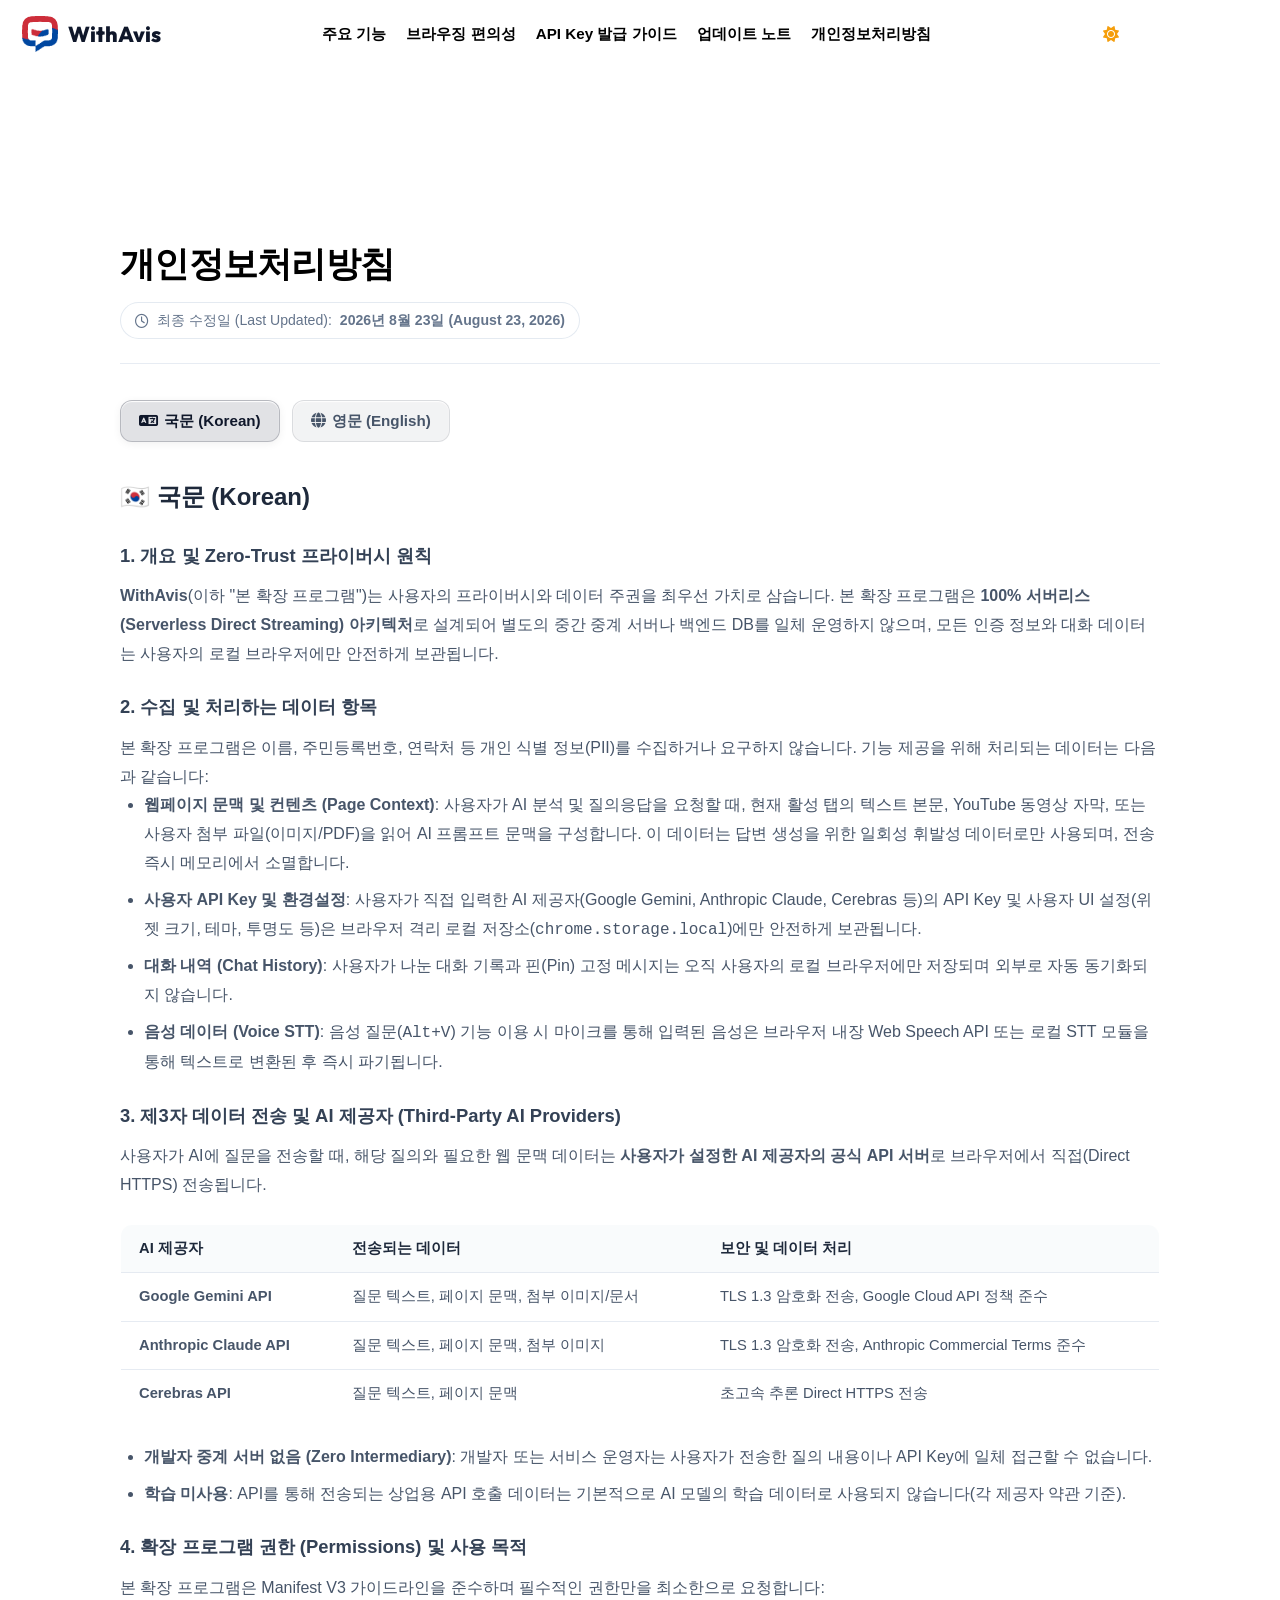
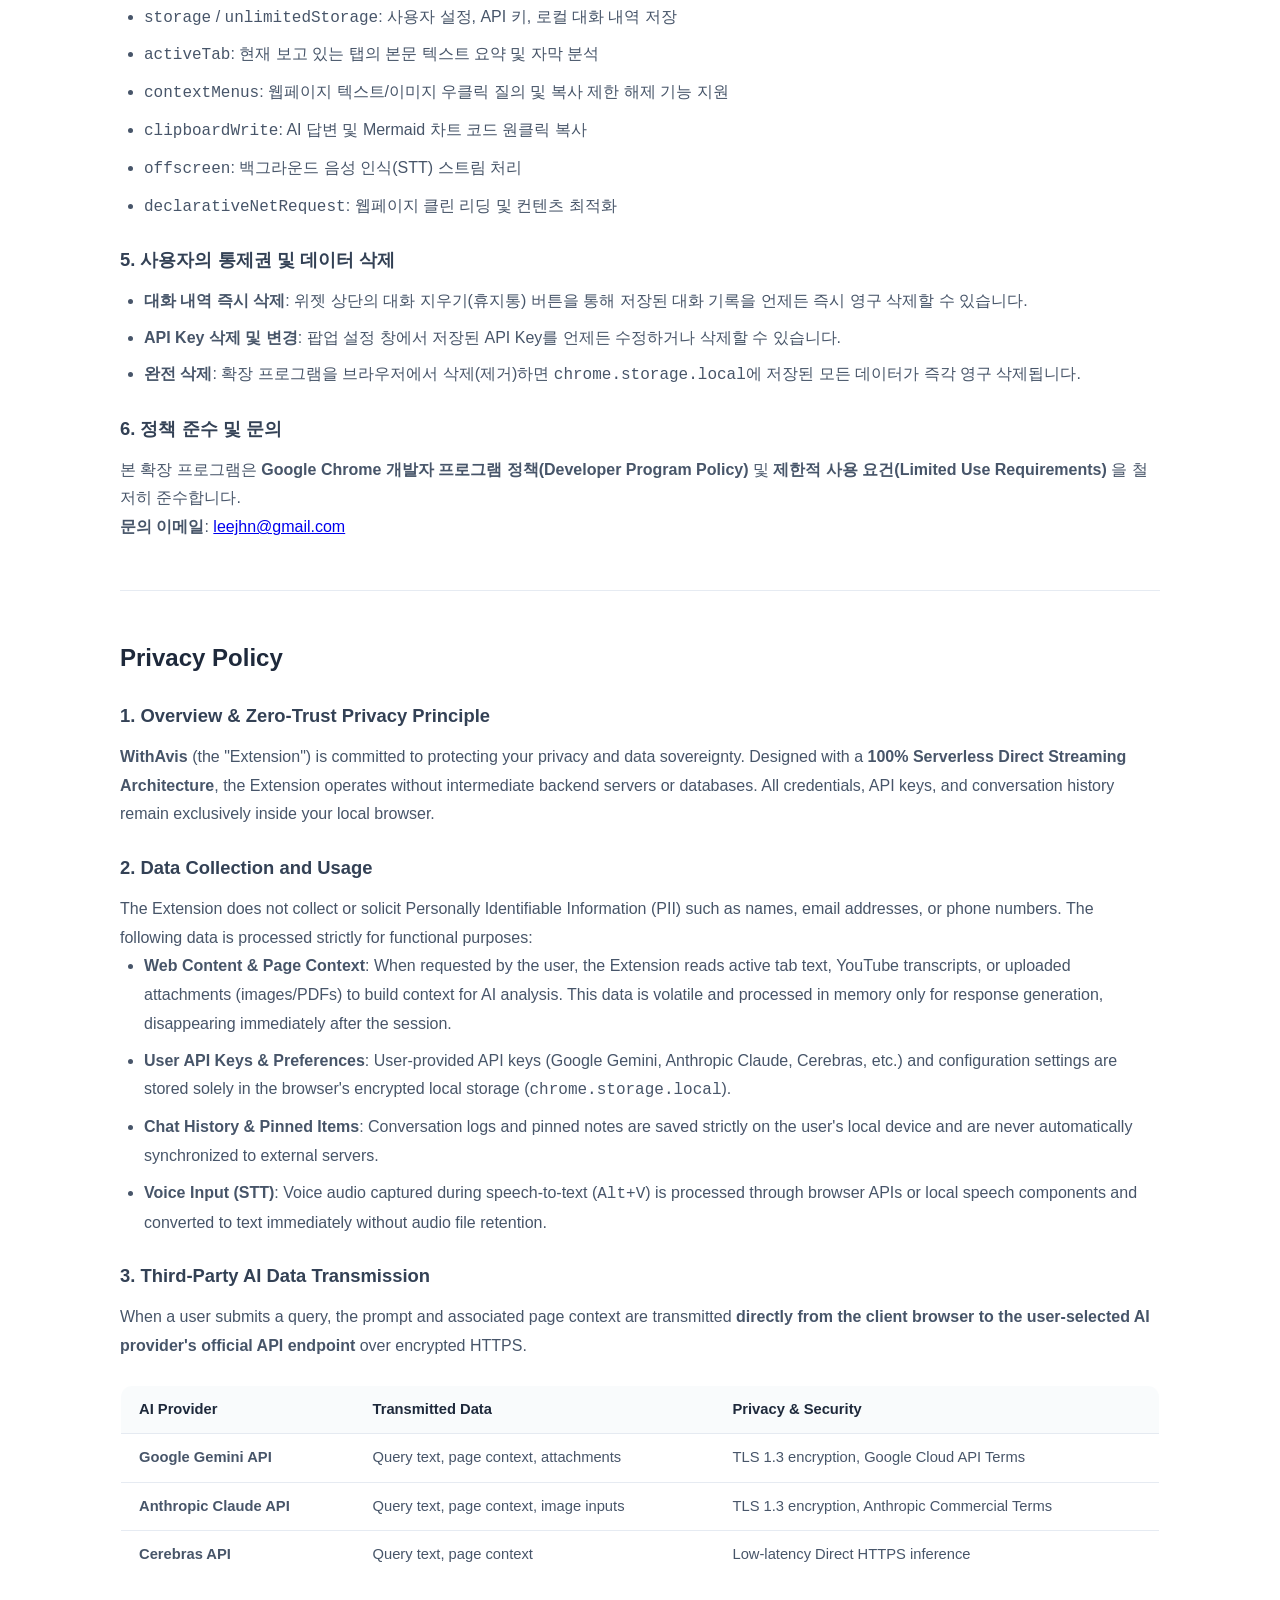
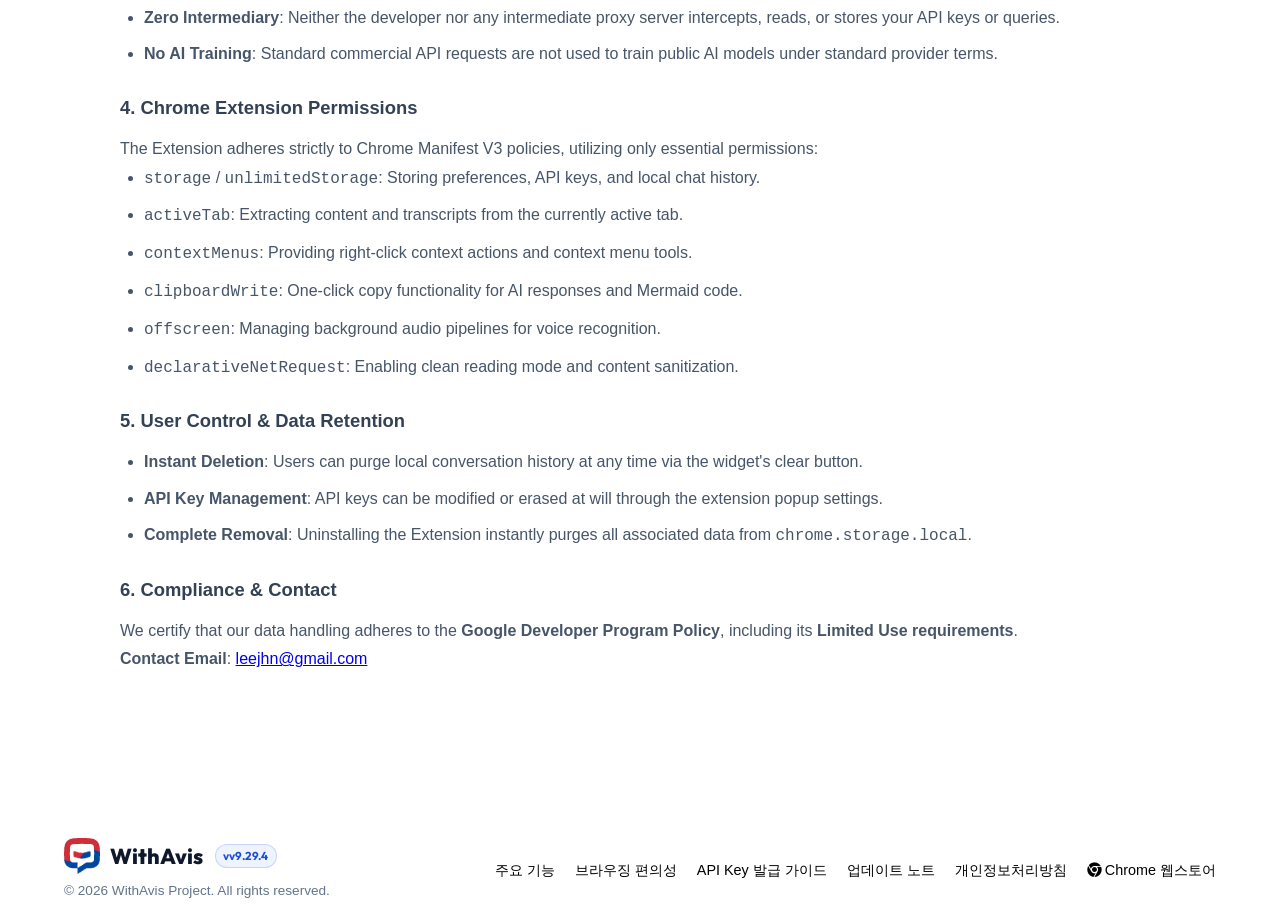
<file: privacy.html>
<!DOCTYPE html>
<html lang="ko">

<head>
    <meta charset="UTF-8">
    <meta name="viewport" content="width=device-width, initial-scale=1.0">
    <!-- Cache Control: 강제 새로고침 없이 최신 버전 즉시 반영 -->
    <meta http-equiv="Cache-Control" content="no-cache, no-store, must-revalidate">
    <meta http-equiv="Pragma" content="no-cache">
    <meta http-equiv="Expires" content="0">
    <title>WithAvis - 개인정보처리방침 (Privacy Policy)</title>
    <meta name="description" content="WithAvis Chrome 확장 프로그램 및 웹사이트의 개인정보처리방침과 Zero-Trust 데이터 보호 정책 안내">

    <!-- Open Graph -->
    <meta property="og:type" content="website">
    <meta property="og:title" content="WithAvis - 개인정보처리방침 (Privacy Policy)">
    <meta property="og:description" content="WithAvis의 100% 서버리스 Zero-Trust 개인정보 보호 정책">
    <meta property="og:image" content="assets/hero.png">

    <!-- Google Fonts -->
    <link rel="preconnect" href="https://fonts.googleapis.com">
    <link rel="preconnect" href="https://fonts.gstatic.com" crossorigin>
    <link
        href="https://fonts.googleapis.com/css2?family=Outfit:wght@300;400;500;600;700;800&family=Pretendard:wght@300;400;500;600;700;800&display=swap"
        rel="stylesheet">

    <!-- FontAwesome Icons -->
    <link rel="stylesheet" href="https://cdnjs.cloudflare.com/ajax/libs/font-awesome/6.4.0/css/all.min.css">

    <!-- Favicon & PWA Icons -->
    <link rel="icon" type="image/png" sizes="16x16" href="./assets/icon16.png?v=9.29.4">
    <link rel="icon" type="image/png" sizes="48x48" href="./assets/icon48.png?v=9.29.4">
    <link rel="icon" type="image/png" sizes="192x192" href="./assets/icon192.png?v=9.29.4">
    <link rel="icon" type="image/png" sizes="512x512" href="./assets/icon512.png?v=9.29.4">
    <link rel="apple-touch-icon" href="./assets/apple-touch-icon.png?v=9.29.4">
    <link rel="apple-touch-icon" sizes="180x180" href="./assets/apple-touch-icon.png?v=9.29.4">
    <link rel="apple-touch-icon" sizes="152x152" href="./assets/apple-touch-icon.png?v=9.29.4">
    <link rel="apple-touch-icon" sizes="120x120" href="./assets/apple-touch-icon.png?v=9.29.4">
    <link rel="apple-touch-icon-precomposed" href="./assets/apple-touch-icon.png?v=9.29.4">
    <link rel="manifest" href="./manifest.json?v=9.29.4">
    <meta name="theme-color" content="#0a0c10" media="(prefers-color-scheme: dark)">
    <meta name="theme-color" content="#f8fafc" media="(prefers-color-scheme: light)">
    <meta name="mobile-web-app-capable" content="yes">
    <meta name="apple-mobile-web-app-capable" content="yes">
    <meta name="apple-mobile-web-app-status-bar-style" content="black-translucent">
    <meta name="apple-mobile-web-app-title" content="WithAvis">
    <meta name="application-name" content="WithAvis">
    <meta name="msapplication-TileColor" content="#0a0b0e">
    <meta name="msapplication-TileImage" content="./assets/icon192.png?v=9.29.4">

    <!-- Stylesheet -->
    <link rel="stylesheet" href="styles.css?v=9.29.4">
</head>

<body>
    <!-- Background Glows -->
    <div class="bg-glow bg-glow-1"></div>
    <div class="bg-glow bg-glow-2"></div>
    <div class="bg-glow bg-glow-3"></div>

    <!-- Navigation Header (rendered by site-nav.js) -->
    <div id="site-navbar"></div>

    <!-- Privacy Policy Content Section -->
    <main class="privacy-page-section">
        <div class="container">
            <div class="privacy-card">
                <div class="privacy-header">
                    <h1>개인정보처리방침</h1>
                    <div class="privacy-meta">
                        <i class="fa-regular fa-clock"></i> 최종 수정일 (Last Updated): <strong>2026년 8월 23일 (August 23,
                            2026)</strong>
                    </div>
                </div>

                <div class="lang-switch-tabs">
                    <a href="#korean-policy" class="lang-tab-btn active"><i class="fa-solid fa-language"></i> 국문
                        (Korean)</a>
                    <a href="#english-policy" class="lang-tab-btn"><i class="fa-solid fa-globe"></i> 영문 (English)</a>
                </div>

                <div class="policy-body">
                    <!-- 🇰🇷 국문 -->
                    <section id="korean-policy">
                        <h2>🇰🇷 국문 (Korean)</h2>

                        <h3>1. 개요 및 Zero-Trust 프라이버시 원칙</h3>
                        <p>
                            <strong>WithAvis</strong>(이하 "본 확장 프로그램")는 사용자의 프라이버시와 데이터 주권을 최우선 가치로 삼습니다. 본 확장 프로그램은
                            <strong>100% 서버리스(Serverless Direct Streaming) 아키텍처</strong>로 설계되어 별도의 중간 중계 서버나 백엔드 DB를 일체
                            운영하지 않으며, 모든 인증 정보와 대화 데이터는 사용자의 로컬 브라우저에만 안전하게 보관됩니다.
                        </p>

                        <h3>2. 수집 및 처리하는 데이터 항목</h3>
                        <p>본 확장 프로그램은 이름, 주민등록번호, 연락처 등 개인 식별 정보(PII)를 수집하거나 요구하지 않습니다. 기능 제공을 위해 처리되는 데이터는 다음과 같습니다:
                        </p>
                        <ul>
                            <li><strong>웹페이지 문맥 및 컨텐츠 (Page Context)</strong>: 사용자가 AI 분석 및 질의응답을 요청할 때, 현재 활성 탭의 텍스트
                                본문, YouTube 동영상 자막, 또는 사용자 첨부 파일(이미지/PDF)을 읽어 AI 프롬프트 문맥을 구성합니다. 이 데이터는 답변 생성을 위한 일회성
                                휘발성 데이터로만 사용되며, 전송 즉시 메모리에서 소멸합니다.</li>
                            <li><strong>사용자 API Key 및 환경설정</strong>: 사용자가 직접 입력한 AI 제공자(Google Gemini, Anthropic Claude,
                                Cerebras 등)의 API Key 및 사용자 UI 설정(위젯 크기, 테마, 투명도 등)은 브라우저 격리 로컬
                                저장소(<code>chrome.storage.local</code>)에만 안전하게 보관됩니다.</li>
                            <li><strong>대화 내역 (Chat History)</strong>: 사용자가 나눈 대화 기록과 핀(Pin) 고정 메시지는 오직 사용자의 로컬 브라우저에만
                                저장되며 외부로 자동 동기화되지 않습니다.</li>
                            <li><strong>음성 데이터 (Voice STT)</strong>: 음성 질문(<code>Alt+V</code>) 기능 이용 시 마이크를 통해 입력된 음성은
                                브라우저 내장 Web Speech API 또는 로컬 STT 모듈을 통해 텍스트로 변환된 후 즉시 파기됩니다.</li>
                        </ul>

                        <h3>3. 제3자 데이터 전송 및 AI 제공자 (Third-Party AI Providers)</h3>
                        <p>사용자가 AI에 질문을 전송할 때, 해당 질의와 필요한 웹 문맥 데이터는 <strong>사용자가 설정한 AI 제공자의 공식 API 서버</strong>로 브라우저에서
                            직접(Direct HTTPS) 전송됩니다.</p>

                        <table class="policy-table">
                            <thead>
                                <tr>
                                    <th>AI 제공자</th>
                                    <th>전송되는 데이터</th>
                                    <th>보안 및 데이터 처리</th>
                                </tr>
                            </thead>
                            <tbody>
                                <tr>
                                    <td><strong>Google Gemini API</strong></td>
                                    <td>질문 텍스트, 페이지 문맥, 첨부 이미지/문서</td>
                                    <td>TLS 1.3 암호화 전송, Google Cloud API 정책 준수</td>
                                </tr>
                                <tr>
                                    <td><strong>Anthropic Claude API</strong></td>
                                    <td>질문 텍스트, 페이지 문맥, 첨부 이미지</td>
                                    <td>TLS 1.3 암호화 전송, Anthropic Commercial Terms 준수</td>
                                </tr>
                                <tr>
                                    <td><strong>Cerebras API</strong></td>
                                    <td>질문 텍스트, 페이지 문맥</td>
                                    <td>초고속 추론 Direct HTTPS 전송</td>
                                </tr>
                            </tbody>
                        </table>

                        <ul>
                            <li><strong>개발자 중계 서버 없음 (Zero Intermediary)</strong>: 개발자 또는 서비스 운영자는 사용자가 전송한 질의 내용이나 API
                                Key에 일체 접근할 수 없습니다.</li>
                            <li><strong>학습 미사용</strong>: API를 통해 전송되는 상업용 API 호출 데이터는 기본적으로 AI 모델의 학습 데이터로 사용되지 않습니다(각
                                제공자 약관 기준).</li>
                        </ul>

                        <h3>4. 확장 프로그램 권한 (Permissions) 및 사용 목적</h3>
                        <p>본 확장 프로그램은 Manifest V3 가이드라인을 준수하며 필수적인 권한만을 최소한으로 요청합니다:</p>
                        <ul>
                            <li><code>storage</code> / <code>unlimitedStorage</code>: 사용자 설정, API 키, 로컬 대화 내역 저장</li>
                            <li><code>activeTab</code>: 현재 보고 있는 탭의 본문 텍스트 요약 및 자막 분석</li>
                            <li><code>contextMenus</code>: 웹페이지 텍스트/이미지 우클릭 질의 및 복사 제한 해제 기능 지원</li>
                            <li><code>clipboardWrite</code>: AI 답변 및 Mermaid 차트 코드 원클릭 복사</li>
                            <li><code>offscreen</code>: 백그라운드 음성 인식(STT) 스트림 처리</li>
                            <li><code>declarativeNetRequest</code>: 웹페이지 클린 리딩 및 컨텐츠 최적화</li>
                        </ul>

                        <h3>5. 사용자의 통제권 및 데이터 삭제</h3>
                        <ul>
                            <li><strong>대화 내역 즉시 삭제</strong>: 위젯 상단의 대화 지우기(휴지통) 버튼을 통해 저장된 대화 기록을 언제든 즉시 영구 삭제할 수 있습니다.
                            </li>
                            <li><strong>API Key 삭제 및 변경</strong>: 팝업 설정 창에서 저장된 API Key를 언제든 수정하거나 삭제할 수 있습니다.</li>
                            <li><strong>완전 삭제</strong>: 확장 프로그램을 브라우저에서 삭제(제거)하면 <code>chrome.storage.local</code>에 저장된
                                모든 데이터가 즉각 영구 삭제됩니다.</li>
                        </ul>

                        <h3>6. 정책 준수 및 문의</h3>
                        <p>본 확장 프로그램은 <strong>Google Chrome 개발자 프로그램 정책(Developer Program Policy)</strong> 및 <strong>제한적
                                사용 요건(Limited Use Requirements)</strong> 을 철저히 준수합니다.</p>
                        <p><strong>문의 이메일</strong>: <a href="mailto:leejhn@gmail.com">leejhn@gmail.com</a></p>
                    </section>

                    <hr class="policy-divider">

                    <!-- 🇺🇸 영문 -->
                    <section id="english-policy">
                        <h2>Privacy Policy</h2>

                        <h3>1. Overview & Zero-Trust Privacy Principle</h3>
                        <p>
                            <strong>WithAvis</strong> (the "Extension") is committed to protecting your privacy and data
                            sovereignty. Designed with a <strong>100% Serverless Direct Streaming Architecture</strong>,
                            the Extension operates without intermediate backend servers or databases. All credentials,
                            API keys, and conversation history remain exclusively inside your local browser.
                        </p>

                        <h3>2. Data Collection and Usage</h3>
                        <p>The Extension does not collect or solicit Personally Identifiable Information (PII) such as
                            names, email addresses, or phone numbers. The following data is processed strictly for
                            functional purposes:</p>
                        <ul>
                            <li><strong>Web Content & Page Context</strong>: When requested by the user, the Extension
                                reads active tab text, YouTube transcripts, or uploaded attachments (images/PDFs) to
                                build context for AI analysis. This data is volatile and processed in memory only for
                                response generation, disappearing immediately after the session.</li>
                            <li><strong>User API Keys & Preferences</strong>: User-provided API keys (Google Gemini,
                                Anthropic Claude, Cerebras, etc.) and configuration settings are stored solely in the
                                browser's encrypted local storage (<code>chrome.storage.local</code>).</li>
                            <li><strong>Chat History & Pinned Items</strong>: Conversation logs and pinned notes are
                                saved strictly on the user's local device and are never automatically synchronized to
                                external servers.</li>
                            <li><strong>Voice Input (STT)</strong>: Voice audio captured during speech-to-text
                                (<code>Alt+V</code>) is processed through browser APIs or local speech components and
                                converted to text immediately without audio file retention.</li>
                        </ul>

                        <h3>3. Third-Party AI Data Transmission</h3>
                        <p>When a user submits a query, the prompt and associated page context are transmitted
                            <strong>directly from the client browser to the user-selected AI provider's official API
                                endpoint</strong> over encrypted HTTPS.</p>

                        <table class="policy-table">
                            <thead>
                                <tr>
                                    <th>AI Provider</th>
                                    <th>Transmitted Data</th>
                                    <th>Privacy & Security</th>
                                </tr>
                            </thead>
                            <tbody>
                                <tr>
                                    <td><strong>Google Gemini API</strong></td>
                                    <td>Query text, page context, attachments</td>
                                    <td>TLS 1.3 encryption, Google Cloud API Terms</td>
                                </tr>
                                <tr>
                                    <td><strong>Anthropic Claude API</strong></td>
                                    <td>Query text, page context, image inputs</td>
                                    <td>TLS 1.3 encryption, Anthropic Commercial Terms</td>
                                </tr>
                                <tr>
                                    <td><strong>Cerebras API</strong></td>
                                    <td>Query text, page context</td>
                                    <td>Low-latency Direct HTTPS inference</td>
                                </tr>
                            </tbody>
                        </table>

                        <ul>
                            <li><strong>Zero Intermediary</strong>: Neither the developer nor any intermediate proxy
                                server intercepts, reads, or stores your API keys or queries.</li>
                            <li><strong>No AI Training</strong>: Standard commercial API requests are not used to train
                                public AI models under standard provider terms.</li>
                        </ul>

                        <h3>4. Chrome Extension Permissions</h3>
                        <p>The Extension adheres strictly to Chrome Manifest V3 policies, utilizing only essential
                            permissions:</p>
                        <ul>
                            <li><code>storage</code> / <code>unlimitedStorage</code>: Storing preferences, API keys, and
                                local chat history.</li>
                            <li><code>activeTab</code>: Extracting content and transcripts from the currently active
                                tab.</li>
                            <li><code>contextMenus</code>: Providing right-click context actions and context menu tools.
                            </li>
                            <li><code>clipboardWrite</code>: One-click copy functionality for AI responses and Mermaid
                                code.</li>
                            <li><code>offscreen</code>: Managing background audio pipelines for voice recognition.</li>
                            <li><code>declarativeNetRequest</code>: Enabling clean reading mode and content
                                sanitization.</li>
                        </ul>

                        <h3>5. User Control & Data Retention</h3>
                        <ul>
                            <li><strong>Instant Deletion</strong>: Users can purge local conversation history at any
                                time via the widget's clear button.</li>
                            <li><strong>API Key Management</strong>: API keys can be modified or erased at will through
                                the extension popup settings.</li>
                            <li><strong>Complete Removal</strong>: Uninstalling the Extension instantly purges all
                                associated data from <code>chrome.storage.local</code>.</li>
                        </ul>

                        <h3>6. Compliance & Contact</h3>
                        <p>We certify that our data handling adheres to the <strong>Google Developer Program
                                Policy</strong>, including its <strong>Limited Use requirements</strong>.</p>
                        <p><strong>Contact Email</strong>: <a href="mailto:leejhn@gmail.com">leejhn@gmail.com</a></p>
                    </section>
                </div>
            </div>
        </div>
    </main>

    <!-- Footer (rendered by site-nav.js) -->
    <div id="site-footer"></div>

    <!-- Shared Navigation -->
    <script src="site-nav.js?v=9.29.4"></script>
</body>

</html>
</file>
<file: styles.css>
/* ═══════════════════════════════════════════════════════════════════
   WithAvis Landing Page — Ambient Glass Unified Theme
   ═══════════════════════════════════════════════════════════════════ */
@import url("https://leejhn.github.io/theme.css");

:root {
    /* ── Liquid Glass Dark 베이스 ── */
    --bg-base: #0a0c10;
    --bg-surface: rgba(18, 22, 30, 0.7);
    --bg-card: rgba(20, 24, 34, 0.45);

    --border-light: rgba(255, 255, 255, 0.08);
    --border-hover: rgba(255, 255, 255, 0.2);
    --glass-rim: inset 0 1px 1px 0 rgba(255, 255, 255, 0.14);
    --glass-shadow: 0 8px 32px 0 rgba(0, 0, 0, 0.32);

    /* ── 세련된 사파이어 / 인디고 슬레이트 악센트 (AI 네온 보라 탈피) ── */
    --primary: #3b82f6;
    --primary-soft: rgba(59, 130, 246, 0.12);
    --primary-hover: #2563eb;
    --primary-glow: rgba(59, 130, 246, 0.2);

    --accent-lavender: rgba(167, 139, 250, 0.08);
    --accent-sky: rgba(56, 189, 248, 0.08);
    --accent-rose: rgba(244, 114, 182, 0.08);
    --accent-mint: rgba(52, 211, 153, 0.08);
    --accent-amber: rgba(251, 191, 36, 0.08);

    /* ── 텍스트 컬러 ── */
    --text-main: #f3f4f6;
    --text-muted: #9ca3af;
    --text-dim: #6b7280;

    --radius-lg: 18px;
    --radius-md: 12px;
    --radius-sm: 8px;

    --font-outfit: 'Outfit', sans-serif;
    --font-pretendard: 'Pretendard', -apple-system, BlinkMacSystemFont, 'Segoe UI', Roboto, sans-serif;
}

* {
    margin: 0;
    padding: 0;
    box-sizing: border-box;
}

html {
    scroll-behavior: smooth;
    font-family: var(--font-pretendard);
    background-color: var(--bg-base);
    color: var(--text-main);
    overflow-x: hidden;
}

body {
    position: relative;
    line-height: 1.6;
    background: #0a0c10;
    background-image: radial-gradient(circle at 50% -15%, rgba(59, 130, 246, 0.07) 0%, transparent 60%);
    -webkit-font-smoothing: antialiased;
    min-height: 100vh;
}

/* ── 몽환적인 AI 네온 글로우 오브 전면 비활성화 ── */
.cursor-glow,
.bg-glow,
.bg-glow-1,
.bg-glow-2,
.bg-glow-3 {
    display: none !important;
}

.container {
    max-width: 1200px;
    margin: 0 auto;
    padding: 0 24px;
    position: relative;
    z-index: 1;
}

/* ── 초투명 Liquid Glass 카드 (저심도 림 하이라이트) ── */
.glass-card {
    position: relative;
    background: var(--bg-card);
    backdrop-filter: blur(24px) saturate(180%);
    -webkit-backdrop-filter: blur(24px) saturate(180%);
    border: 1px solid var(--border-light);
    border-radius: var(--radius-lg);
    box-shadow: var(--glass-rim), var(--glass-shadow);
    transition: all 0.25s cubic-bezier(0.16, 1, 0.3, 1);
    overflow: hidden;
}

/* 절제된 마우스 스팟라이트 리플렉션 */
.glass-card::after {
    content: '';
    position: absolute;
    inset: 0;
    background: radial-gradient(
        400px circle at var(--mouse-x, -1000px) var(--mouse-y, -1000px), 
        rgba(255, 255, 255, 0.03) 0%, 
        transparent 60%
    );
    pointer-events: none;
    border-radius: inherit;
    z-index: 1;
    opacity: 0;
    transition: opacity 0.25s ease;
}

.glass-card:hover::after {
    opacity: 1;
}

.glass-card:hover {
    border-color: var(--border-hover);
    box-shadow: inset 0 1px 1px 0 rgba(255, 255, 255, 0.24), 0 12px 36px rgba(0, 0, 0, 0.45);
    transform: translateY(-2px);
}

/* ── 정갈한 실버/화이트 타이틀 텍스트 ── */
.gradient-text {
    background: linear-gradient(180deg, #ffffff 0%, #cbd5e1 100%);
    -webkit-background-clip: text;
    -webkit-text-fill-color: transparent;
    display: inline-block;
}

/* ── kbd 스타일 (Raycast 키캡) ── */
kbd {
    background: #16181f;
    border: 1px solid rgba(255, 255, 255, 0.12);
    border-bottom: 2px solid rgba(255, 255, 255, 0.22);
    border-radius: 6px;
    padding: 2px 7px;
    font-size: 0.84em;
    font-family: ui-monospace, SFMono-Regular, Menlo, Monaco, Consolas, monospace;
    color: #e5e7eb;
    box-shadow: 0 1px 2px rgba(0, 0, 0, 0.3);
}

/* ── 네비게이션 바 (초투명 Liquid Glass 캡슐 리본) ── */
.navbar {
    position: sticky;
    top: 0;
    width: 100%;
    z-index: 100;
    background: rgba(10, 12, 16, 0.72);
    -webkit-backdrop-filter: blur(24px) saturate(180%);
    backdrop-filter: blur(24px) saturate(180%);
    border-bottom: 1px solid rgba(255, 255, 255, 0.08);
    box-shadow: inset 0 -1px 0 0 rgba(255, 255, 255, 0.03), 0 4px 20px rgba(0, 0, 0, 0.3);
    transition: background 0.25s ease, border-color 0.25s ease;
}

.navbar .nav-container,
.nav-container {
    display: flex;
    align-items: center;
    justify-content: space-between;
    height: 68px;
    width: 100%;
    max-width: 100%;
    padding: 0 36px;
}

.logo {
    display: flex;
    align-items: center;
    gap: 10px;
    text-decoration: none;
    color: #e2e8f0;
    font-family: var(--font-outfit);
    font-weight: 800;
    font-size: 1.35rem;
}

.logo-icon {
    width: 36px;
    height: 36px;
    border-radius: 10px;
    display: flex;
    align-items: center;
    justify-content: center;
    flex-shrink: 0;
}

.brand-logo-img {
    width: 100%;
    height: 100%;
    object-fit: contain;
    border-radius: 10px;
}

.logo-text {
    font-size: 1.35rem;
}

.version-badge {
    font-size: 0.72rem;
    font-weight: 700;
    padding: 2px 7px;
    border-radius: 12px;
    background: rgba(59, 130, 246, 0.12);
    border: 1px solid rgba(59, 130, 246, 0.25);
    color: #93c5fd;
    letter-spacing: 0.2px;
    margin-left: 2px;
    vertical-align: middle;
}

.nav-links {
    display: flex;
    gap: 28px;
}

.nav-links a {
    text-decoration: none;
    color: #94a3b8;
    font-size: 0.95rem;
    font-weight: 600;
    transition: color 0.2s;
}

.nav-links a:hover,
.nav-links a.active {
    color: var(--primary);
}

.nav-actions {
    display: flex;
    gap: 12px;
    align-items: center;
}

.nav-store-link {
    text-decoration: none;
    color: #94a3b8;
    font-size: 0.9rem;
    font-weight: 600;
    display: inline-flex;
    align-items: center;
    gap: 6px;
    transition: color 0.2s;
}

.nav-store-link:hover {
    color: #f1f5f9;
}

/* ── 버튼 공통 (Liquid Glass 캡슐 & 림 하이라이트) ── */
.btn {
    display: inline-flex;
    align-items: center;
    justify-content: center;
    gap: 8px;
    padding: 9px 18px;
    border-radius: var(--radius-sm);
    font-size: 0.9rem;
    font-weight: 600;
    text-decoration: none;
    cursor: pointer;
    transition: all 0.25s cubic-bezier(0.16, 1, 0.3, 1);
    border: none;
    outline: none;
}

.btn-primary {
    background: rgba(255, 255, 255, 0.12);
    backdrop-filter: blur(20px) saturate(180%);
    -webkit-backdrop-filter: blur(20px) saturate(180%);
    color: #ffffff !important;
    font-weight: 600;
    border: 1px solid rgba(255, 255, 255, 0.18);
    box-shadow: inset 0 1px 1px 0 rgba(255, 255, 255, 0.22), 0 2px 10px rgba(0, 0, 0, 0.25);
}

.btn-primary:hover {
    background: rgba(255, 255, 255, 0.18);
    border-color: rgba(255, 255, 255, 0.32);
    color: #ffffff !important;
    transform: translateY(-1px);
    box-shadow: inset 0 1px 1px 0 rgba(255, 255, 255, 0.3), 0 4px 16px rgba(0, 0, 0, 0.35);
}

.btn-primary,
.btn-primary * {
    color: #ffffff !important;
}

.btn-glass {
    background: rgba(255, 255, 255, 0.05);
    border: 1px solid rgba(255, 255, 255, 0.1);
    color: #e5e7eb;
    backdrop-filter: blur(16px);
    -webkit-backdrop-filter: blur(16px);
    box-shadow: inset 0 1px 1px 0 rgba(255, 255, 255, 0.08);
}

.btn-glass:hover {
    background: rgba(255, 255, 255, 0.09);
    border-color: rgba(255, 255, 255, 0.22);
    color: #ffffff;
    transform: translateY(-1px);
    box-shadow: inset 0 1px 1px 0 rgba(255, 255, 255, 0.14), 0 4px 16px rgba(0, 0, 0, 0.35);
}

.btn-lg {
    padding: 12px 24px;
    font-size: 0.95rem;
    border-radius: var(--radius-md);
}

/* 절제된 섀도우 */
.shadow-glow {
    box-shadow: 0 2px 8px rgba(0, 0, 0, 0.4);
    animation: none;
}

/* ── 히어로 섹션 ── */
.hero-section {
    padding: 70px 0 50px;
}

.hero-container {
    max-width: 1320px;
    display: grid;
    grid-template-columns: 1fr 1.22fr;
    gap: 40px;
    align-items: center;
}

.hero-pill {
    display: inline-flex;
    align-items: center;
    gap: 8px;
    padding: 5px 12px;
    background: rgba(255, 255, 255, 0.04);
    border: 1px solid rgba(255, 255, 255, 0.1);
    border-radius: 20px;
    font-size: 0.8rem;
    font-weight: 500;
    color: #9ca3af;
    margin-bottom: 22px;
    box-shadow: inset 0 1px 1px 0 rgba(255, 255, 255, 0.06);
}

.hero-pill .pill-dot {
    width: 6px;
    height: 6px;
    border-radius: 50%;
    background: #10b981;
    box-shadow: 0 0 6px #10b981;
}

.pill-version {
    font-size: 0.72rem;
    font-weight: 700;
    padding: 1px 7px;
    border-radius: 10px;
    background: var(--primary);
    color: #ffffff;
    margin-left: 4px;
    letter-spacing: 0.2px;
}

.hero-title {
    font-size: 2.5rem;
    font-weight: 800;
    line-height: 1.3;
    margin-bottom: 18px;
    letter-spacing: -0.6px;
    color: #f1f5f9;
    word-break: keep-all;
}

.hero-description {
    font-size: 1.05rem;
    color: var(--text-muted);
    margin-bottom: 30px;
    line-height: 1.7;
    word-break: keep-all;
}

.hero-btns {
    display: flex;
    align-items: center;
    gap: 14px;
    margin-bottom: 22px;
    flex-wrap: wrap;
}

.hero-btns .btn-lg {
    padding: 13px 26px;
    font-size: 0.98rem;
    font-weight: 600;
    display: inline-flex;
    align-items: center;
    justify-content: center;
    gap: 9px;
    white-space: nowrap;
    border-radius: 14px;
}

.hero-supported-models {
    display: flex;
    align-items: center;
    gap: 8px;
    font-size: 0.84rem;
    color: var(--text-dim);
    flex-wrap: wrap;
    padding-left: 2px;
}

.hero-supported-models .models-label {
    font-weight: 700;
    color: var(--text-muted);
    font-size: 0.82rem;
}

.hero-supported-models .models-pipe {
    color: rgba(255, 255, 255, 0.15);
    font-size: 0.78rem;
}

.hero-supported-models .model-name {
    display: inline-flex;
    align-items: center;
    gap: 5px;
    color: var(--text-dim);
}

.hero-supported-models .model-name i {
    font-size: 0.82rem;
    color: var(--primary);
}

.hero-supported-models .model-dot {
    color: rgba(255, 255, 255, 0.2);
    font-size: 0.85rem;
}

/* ── 목업 프리뷰 (Liquid Glass 슬래브) ── */
.hero-image-wrapper {
    position: relative;
}

.mockup-card {
    overflow: hidden;
    background: rgba(14, 18, 26, 0.6);
    backdrop-filter: blur(24px) saturate(180%);
    -webkit-backdrop-filter: blur(24px) saturate(180%);
    border: 1px solid rgba(255, 255, 255, 0.1);
    border-radius: var(--radius-lg);
    box-shadow: inset 0 1px 1px 0 rgba(255, 255, 255, 0.15), 0 24px 60px -15px rgba(0, 0, 0, 0.6);
}

.mockup-header {
    display: flex;
    align-items: center;
    padding: 10px 16px;
    background: rgba(18, 22, 32, 0.7);
    border-bottom: 1px solid rgba(255, 255, 255, 0.08);
}

.dots {
    display: flex;
    gap: 6px;
}

.dot {
    width: 10px;
    height: 10px;
    border-radius: 50%;
}

.dot.red { background: #ef4444; }
.dot.yellow { background: #eab308; }
.dot.green { background: #22c55e; }

.mockup-url {
    margin: 0 auto;
    font-size: 0.75rem;
    color: var(--text-dim);
    display: flex;
    align-items: center;
    gap: 6px;
}

.mockup-body {
    padding: 6px;
    background: rgba(10, 12, 18, 0.4);
    display: flex;
    justify-content: center;
    align-items: center;
}

.hero-img {
    width: 100%;
    height: auto;
    border-radius: var(--radius-sm);
    display: block;
    object-fit: cover;
    box-shadow: 0 6px 20px rgba(0, 0, 0, 0.3);
    transition: transform 0.3s ease;
}

.hero-img:hover {
    transform: scale(1.012);
}

/* ── 통계 섹션 ── */
.stats-section {
    padding: 30px 0 50px;
}

.stats-container {
    display: grid;
    grid-template-columns: repeat(4, 1fr);
    gap: 20px;
}

.stat-card {
    padding: 24px;
    text-align: center;
}

.stat-icon {
    font-size: 1.6rem;
    color: var(--primary);
    margin-bottom: 10px;
}

.stat-num {
    font-size: 2.1rem;
    font-weight: 800;
    font-family: var(--font-outfit);
    color: #f1f5f9;
    margin-bottom: 4px;
}

.stat-label {
    font-size: 0.85rem;
    color: var(--text-muted);
}

/* ── 기능 그리드 섹션 ── */
.features-section {
    padding: 70px 0;
}

.section-header {
    text-align: center;
    margin-bottom: 46px;
}

.section-title {
    font-size: 2.2rem;
    font-weight: 800;
    margin-bottom: 10px;
    color: #f1f5f9;
}

.section-subtitle {
    font-size: 1.05rem;
    color: var(--text-muted);
}

.features-grid {
    display: grid;
    grid-template-columns: repeat(4, 1fr);
    gap: 20px;
}

.feature-card {
    padding: 26px 22px;
    display: flex;
    flex-direction: column;
}

.feature-icon {
    width: 48px;
    height: 48px;
    border-radius: 14px;
    display: flex;
    align-items: center;
    justify-content: center;
    font-size: 1.3rem;
    margin-bottom: 18px;
    transition: transform 0.2s, box-shadow 0.3s;
}

.feature-card:hover .feature-icon {
    transform: scale(1.1);
}

/* 정갈한 미니멀 아이콘 톤 (Liquid Glass 칩) */
.gradient-icon-1 {
    background: rgba(59, 130, 246, 0.1);
    color: #60a5fa;
    border: 1px solid rgba(59, 130, 246, 0.2);
}
.gradient-icon-2 {
    background: rgba(244, 114, 182, 0.1);
    color: #f472b6;
    border: 1px solid rgba(244, 114, 182, 0.2);
}
.gradient-icon-3 {
    background: rgba(147, 197, 253, 0.1);
    color: #93c5fd;
    border: 1px solid rgba(147, 197, 253, 0.2);
}
.gradient-icon-4 {
    background: rgba(52, 211, 153, 0.1);
    color: #34d399;
    border: 1px solid rgba(52, 211, 153, 0.2);
}
.gradient-icon-5 {
    background: rgba(251, 191, 36, 0.1);
    color: #fbbf24;
    border: 1px solid rgba(251, 191, 36, 0.2);
}
.gradient-icon-6 {
    background: rgba(56, 189, 248, 0.1);
    color: #38bdf8;
    border: 1px solid rgba(56, 189, 248, 0.2);
}

.feature-card:hover .feature-icon {
    transform: scale(1.05);
}

.feature-card h3 {
    font-size: 1.1rem;
    font-weight: 700;
    margin-bottom: 8px;
    color: #e2e8f0;
    line-height: 1.4;
}

.feature-card p {
    font-size: 0.88rem;
    color: var(--text-muted);
    line-height: 1.6;
}

/* ── 인터랙티브 데모 섹션 ── */
.demo-section {
    padding: 70px 0;
}

.demo-wrapper {
    display: grid;
    grid-template-columns: 270px 1fr;
    overflow: hidden;
    border-radius: var(--radius-lg);
    background: rgba(14, 18, 26, 0.6);
    backdrop-filter: blur(24px) saturate(180%);
    -webkit-backdrop-filter: blur(24px) saturate(180%);
    border: 1px solid rgba(255, 255, 255, 0.08);
    box-shadow: inset 0 1px 1px 0 rgba(255, 255, 255, 0.12), 0 20px 50px -10px rgba(0, 0, 0, 0.5);
}

.demo-sidebar {
    padding: 22px;
    background: rgba(18, 22, 32, 0.5);
    border-right: 1px solid rgba(255, 255, 255, 0.06);
    display: flex;
    flex-direction: column;
    gap: 8px;
}

.demo-sidebar h4 {
    font-size: 0.8rem;
    text-transform: uppercase;
    letter-spacing: 0.8px;
    color: var(--text-dim);
    margin-bottom: 6px;
    font-weight: 700;
}

.demo-tab-btn {
    display: flex;
    align-items: center;
    gap: 10px;
    padding: 11px 14px;
    background: transparent;
    border: 1px solid transparent;
    border-radius: var(--radius-sm);
    color: var(--text-muted);
    font-size: 0.88rem;
    font-weight: 600;
    cursor: pointer;
    text-align: left;
    transition: all 0.2s;
}

.demo-tab-btn:hover {
    background: rgba(255, 255, 255, 0.06);
    color: #f1f5f9;
}

.demo-tab-btn.active {
    background: rgba(59, 130, 246, 0.12);
    border-color: rgba(59, 130, 246, 0.3);
    color: #93c5fd;
    box-shadow: inset 0 1px 1px 0 rgba(255, 255, 255, 0.1);
}

.demo-display {
    padding: 30px;
    background: radial-gradient(circle at 50% 50%, rgba(59, 130, 246, 0.03) 0%, rgba(10, 12, 18, 0.6) 100%);
    display: flex;
    justify-content: center;
    align-items: center;
}

/* ── WithAvis 위젯 목업 (초투명 Liquid Glass) ── */
.acw-mockup-panel {
    position: relative;
    width: 100%;
    max-width: 440px;
    height: 520px;
    margin: 0 auto;
    background: rgba(16, 20, 28, 0.65);
    backdrop-filter: blur(28px) saturate(180%);
    -webkit-backdrop-filter: blur(28px) saturate(180%);
    border: 1px solid rgba(255, 255, 255, 0.12);
    border-radius: 28px;
    box-shadow: inset 0 1px 1px 0 rgba(255, 255, 255, 0.18), 0 25px 60px -10px rgba(0, 0, 0, 0.55);
    display: flex;
    flex-direction: column;
    overflow: hidden;
    font-family: var(--font-pretendard);
    transition: background 0.3s ease;
}

.acw-mockup-panel::before {
    display: none;
}

/* 1. 위젯 헤더 */
.acw-mockup-header {
    position: relative;
    z-index: 2;
    padding: 10px 14px;
    display: flex;
    align-items: center;
    gap: 8px;
    flex-shrink: 0;
}

.acw-mockup-avatar {
    width: 32px;
    height: 32px;
    border-radius: 50%;
    display: flex;
    align-items: center;
    justify-content: center;
    flex-shrink: 0;
    background: transparent;
}

.acw-mockup-avatar img {
    width: 100%;
    height: 100%;
    object-fit: contain;
    border-radius: 50%;
}

.acw-mockup-title-area {
    flex: 1;
    display: flex;
    align-items: center;
    gap: 6px;
    min-width: 0;
}

.acw-mockup-dropdown {
    display: flex;
    align-items: center;
    gap: 4px;
    font-weight: 700;
    font-size: 14px;
    color: #e2e8f0;
    letter-spacing: -0.3px;
    cursor: pointer;
    user-select: none;
}

.acw-mockup-arrow {
    color: var(--text-dim);
    transition: transform 0.2s;
}

.acw-mockup-status-dot {
    width: 7px;
    height: 7px;
    border-radius: 50%;
    background: #10b981;
    box-shadow: 0 0 0 2px rgba(16, 185, 129, 0.25), 0 0 8px rgba(16, 185, 129, 0.3);
    flex-shrink: 0;
}

.acw-mockup-controls {
    display: flex;
    align-items: center;
    gap: 5px;
    flex-shrink: 0;
}

.acw-mockup-slider-box {
    display: flex;
    align-items: center;
    gap: 5px;
    background: rgba(20, 24, 34, 0.6);
    border: 1px solid rgba(255, 255, 255, 0.08);
    padding: 2px 7px;
    border-radius: 20px;
    height: 24px;
    box-shadow: inset 0 1px 1px 0 rgba(255, 255, 255, 0.06);
}

.acw-mockup-slider {
    width: 42px;
    height: 3px;
    -webkit-appearance: none;
    appearance: none;
    background: rgba(255, 255, 255, 0.12);
    border-radius: 2px;
    outline: none;
    cursor: pointer;
}

.acw-mockup-slider::-webkit-slider-thumb {
    -webkit-appearance: none;
    appearance: none;
    width: 9px;
    height: 9px;
    border-radius: 50%;
    background: #3b82f6;
    cursor: pointer;
    box-shadow: 0 0 6px rgba(59, 130, 246, 0.5);
}

.acw-mockup-ctrl-btn {
    width: 24px;
    height: 24px;
    border-radius: 50%;
    background: rgba(20, 24, 34, 0.6);
    border: 1px solid rgba(255, 255, 255, 0.08);
    color: var(--text-muted);
    display: flex;
    align-items: center;
    justify-content: center;
    cursor: pointer;
    transition: all 0.2s ease;
    outline: none;
}

.acw-mockup-ctrl-btn:hover {
    background: rgba(255, 255, 255, 0.08);
    color: #ffffff;
    transform: translateY(-1px);
    box-shadow: none;
}

/* 2. 게이지 바 */
.acw-mockup-gauge-track {
    position: relative;
    z-index: 2;
    height: 2.5px;
    width: 100%;
    background: rgba(255, 255, 255, 0.04);
}

.acw-mockup-gauge-bar {
    height: 100%;
    width: 32%;
    background: linear-gradient(90deg, #10b981 0%, #34d399 100%);
    border-radius: 2px;
    box-shadow: 0 0 8px rgba(16, 185, 129, 0.3);
}

/* 3. 대화 메시지 영역 */
.acw-mockup-messages {
    position: relative;
    z-index: 1;
    flex: 1;
    overflow-y: auto;
    padding: 14px 16px 8px 16px;
    display: flex;
    flex-direction: column;
    gap: 10px;
}

.acw-mockup-messages::-webkit-scrollbar {
    width: 4px;
}

.acw-mockup-messages::-webkit-scrollbar-thumb {
    background: rgba(255, 255, 255, 0.15);
    border-radius: 2px;
}

.acw-mockup-msg {
    display: flex;
    flex-direction: column;
    width: 100%;
    animation: acwMsgFadeUp 0.3s ease forwards;
}

@keyframes acwMsgFadeUp {
    from { opacity: 0; transform: translateY(6px); }
    to { opacity: 1; transform: none; }
}

.acw-mockup-msg.ai {
    align-items: flex-start;
}

.acw-mockup-msg.user {
    align-items: flex-end;
}

.acw-mockup-bubble {
    padding: 12px 16px;
    border-radius: 18px;
    font-size: 13.5px;
    line-height: 1.6;
    max-width: 86%;
    word-break: break-word;
}

.acw-mockup-msg.ai .acw-mockup-bubble {
    background: rgba(22, 27, 38, 0.65);
    color: #e2e8f0;
    backdrop-filter: blur(16px);
    -webkit-backdrop-filter: blur(16px);
    border: 1px solid rgba(255, 255, 255, 0.08);
    border-bottom-left-radius: 4px;
    box-shadow: inset 0 1px 1px 0 rgba(255, 255, 255, 0.08), 0 4px 14px rgba(0, 0, 0, 0.25);
}

.acw-mockup-msg.user .acw-mockup-bubble {
    background: rgba(255, 255, 255, 0.12);
    backdrop-filter: blur(20px) saturate(180%);
    -webkit-backdrop-filter: blur(20px) saturate(180%);
    color: #ffffff;
    border-radius: 18px;
    border-bottom-right-radius: 4px;
    border: 1px solid rgba(255, 255, 255, 0.18);
    box-shadow: inset 0 1px 1px 0 rgba(255, 255, 255, 0.22), 0 4px 16px rgba(0, 0, 0, 0.25);
}

.acw-mockup-ts {
    font-size: 11px;
    color: var(--text-dim);
    margin-top: 3px;
    padding: 0 4px;
    user-select: none;
}

.acw-mockup-msg.ai .acw-mockup-ts {
    text-align: left;
}

.acw-mockup-msg.user .acw-mockup-ts {
    text-align: right;
}

.demo-chart-box {
    margin-top: 8px;
    padding: 10px 12px;
    background: rgba(59, 130, 246, 0.08);
    border: 1px solid rgba(59, 130, 246, 0.2);
    border-radius: 10px;
    font-family: monospace;
    font-size: 0.82rem;
    color: #93c5fd;
    box-shadow: inset 0 1px 1px 0 rgba(255, 255, 255, 0.05);
}

/* 4. 하단 입력 영역 */
.acw-mockup-input-area {
    position: relative;
    z-index: 2;
    padding: 4px 14px 14px 14px;
    display: flex;
    align-items: center;
    gap: 8px;
    flex-shrink: 0;
}

.acw-mockup-input-wrapper {
    flex: 1;
    min-width: 0;
    background: rgba(20, 24, 34, 0.6);
    border: 1px solid rgba(255, 255, 255, 0.08);
    border-radius: 12px;
    box-shadow: inset 0 1px 1px 0 rgba(255, 255, 255, 0.06);
    display: flex;
    align-items: center;
    padding: 0 14px;
    height: 46px;
}

.acw-mockup-input {
    width: 100%;
    border: none;
    background: transparent;
    font-size: 13.5px;
    color: #e2e8f0;
    outline: none;
    font-family: inherit;
}

.acw-mockup-input::placeholder {
    color: var(--text-dim);
}

.acw-mockup-aux-group {
    display: flex;
    flex-direction: column;
    align-items: center;
    justify-content: center;
    width: 32px;
    height: 46px;
    background: rgba(20, 24, 34, 0.6);
    border: 1px solid rgba(255, 255, 255, 0.08);
    border-radius: 12px;
    box-shadow: inset 0 1px 1px 0 rgba(255, 255, 255, 0.06);
    flex-shrink: 0;
}

.acw-mockup-aux-btn {
    background: transparent;
    border: none;
    width: 100%;
    height: 21px;
    display: flex;
    align-items: center;
    justify-content: center;
    color: #94a3b8;
    cursor: pointer;
    transition: all 0.2s;
}

.acw-mockup-aux-btn:hover {
    color: #ffffff;
    transform: scale(1.1);
}

.acw-mockup-aux-divider {
    width: 16px;
    height: 1px;
    background: rgba(255, 255, 255, 0.08);
}

.acw-mockup-send-btn {
    width: 46px;
    height: 46px;
    border-radius: 50%;
    border: 1px solid rgba(255, 255, 255, 0.18);
    background: rgba(255, 255, 255, 0.12);
    backdrop-filter: blur(20px) saturate(180%);
    -webkit-backdrop-filter: blur(20px) saturate(180%);
    color: #ffffff;
    display: flex;
    align-items: center;
    justify-content: center;
    cursor: pointer;
    flex-shrink: 0;
    box-shadow: inset 0 1px 1px 0 rgba(255, 255, 255, 0.22), 0 4px 14px rgba(0, 0, 0, 0.25);
    transition: all 0.25s cubic-bezier(0.16, 1, 0.3, 1);
}

.acw-mockup-send-btn:hover {
    background: rgba(255, 255, 255, 0.18);
    border-color: rgba(255, 255, 255, 0.32);
    transform: translateY(-2px);
    box-shadow: inset 0 1px 1px 0 rgba(255, 255, 255, 0.3), 0 6px 20px rgba(0, 0, 0, 0.35);
}

/* ── 비교 섹션 ── */
.comparison-section {
    padding: 70px 0;
}

.comparison-grid {
    display: grid;
    grid-template-columns: 1fr 1fr;
    gap: 24px;
}

.comp-card {
    padding: 30px;
    border-radius: var(--radius-lg);
}

.comp-badge {
    display: inline-flex;
    align-items: center;
    gap: 6px;
    padding: 6px 14px;
    border-radius: 20px;
    font-size: 0.85rem;
    font-weight: 700;
    margin-bottom: 20px;
}

.comp-badge.bad {
    background: rgba(239, 68, 68, 0.12);
    color: #f87171;
    border: 1px solid rgba(239, 68, 68, 0.25);
}

.comp-badge.good {
    background: rgba(16, 185, 129, 0.1);
    color: #34d399;
    border: 1px solid rgba(16, 185, 129, 0.25);
}

.comp-card ul {
    list-style: none;
    display: flex;
    flex-direction: column;
    gap: 13px;
}

.comp-card li {
    display: flex;
    align-items: flex-start;
    gap: 10px;
    font-size: 0.93rem;
    line-height: 1.5;
}

.before-card {
    background: rgba(239, 68, 68, 0.03);
    border: 1px solid rgba(239, 68, 68, 0.12);
}

.before-card li {
    color: var(--text-muted);
}

.before-card li i {
    color: #ef4444;
    margin-top: 4px;
}

.after-card {
    background: var(--bg-card);
    backdrop-filter: blur(24px) saturate(180%);
    -webkit-backdrop-filter: blur(24px) saturate(180%);
    border: 1px solid var(--border-light);
    box-shadow: var(--glass-rim), var(--glass-shadow);
}

.after-card li {
    color: #f3f4f6;
    font-weight: 500;
}

.after-card li i {
    color: #38bdf8;
    margin-top: 4px;
}

.glow-border {
    border-color: rgba(255, 255, 255, 0.16);
    box-shadow: 0 4px 20px rgba(0, 0, 0, 0.35);
}

/* ── 보안 섹션 ── */
.security-section {
    padding: 40px 0;
}

.security-container {
    padding: 44px;
    text-align: center;
    background: var(--bg-card);
    border: 1px solid var(--border-light);
}

.security-icon {
    font-size: 2.8rem;
    color: var(--primary);
    margin-bottom: 14px;
}

.security-content h2 {
    font-size: 1.9rem;
    font-weight: 800;
    margin-bottom: 12px;
    color: #f1f5f9;
}

.security-content p {
    font-size: 0.98rem;
    color: var(--text-muted);
    max-width: 680px;
    margin: 0 auto 26px;
}

.security-tags {
    display: flex;
    justify-content: center;
    gap: 16px;
    flex-wrap: wrap;
}

.security-tags span {
    display: inline-flex;
    align-items: center;
    gap: 6px;
    font-size: 0.88rem;
    font-weight: 600;
    color: #93c5fd;
    background: rgba(59, 130, 246, 0.08);
    border: 1px solid rgba(59, 130, 246, 0.2);
    box-shadow: inset 0 1px 1px 0 rgba(255, 255, 255, 0.06);
    padding: 6px 16px;
    border-radius: 20px;
}

/* ── CTA 섹션 ── */
.cta-section {
    padding: 80px 0;
    text-align: center;
    position: relative;
}

/* CTA 영역 뒤 은은한 슬레이트 글래스 앰비언트 */
.cta-section::before {
    content: '';
    position: absolute;
    top: 50%;
    left: 50%;
    width: 800px;
    height: 400px;
    transform: translate(-50%, -50%);
    background: radial-gradient(ellipse, rgba(59, 130, 246, 0.08) 0%, transparent 70%);
    pointer-events: none;
    z-index: 0;
}

.cta-container {
    position: relative;
    z-index: 1;
}

.cta-title {
    font-size: 2.3rem;
    font-weight: 800;
    margin-bottom: 10px;
    color: #f1f5f9;
}

.cta-subtitle {
    font-size: 1.05rem;
    color: var(--text-muted);
    margin-bottom: 28px;
}

.cta-actions {
    display: flex;
    justify-content: center;
    gap: 16px;
    flex-wrap: wrap;
}

/* ── 푸터 ── */
.footer {
    padding: 36px 0;
    border-top: 1px solid rgba(255, 255, 255, 0.07);
    background: #0a0b0e;
}

.footer-container {
    display: flex;
    justify-content: space-between;
    align-items: center;
    flex-wrap: wrap;
    gap: 20px;
}

.footer-left p {
    font-size: 0.85rem;
    color: var(--text-dim);
    margin-top: 6px;
    display: flex;
    align-items: center;
    gap: 6px;
}

.footer-version {
    font-size: 0.75rem;
    font-weight: 600;
    color: #9ca3af;
    padding: 1px 6px;
    background: rgba(255, 255, 255, 0.06);
    border: 1px solid rgba(255, 255, 255, 0.12);
    border-radius: 6px;
}

.footer-right {
    display: flex;
    gap: 20px;
}

.footer-right a {
    text-decoration: none;
    color: var(--text-muted);
    font-size: 0.9rem;
    font-weight: 500;
    transition: color 0.2s;
}

.footer-right a:hover {
    color: var(--primary);
}

/* ── 반응형 미디어 쿼리 ── */
@media (max-width: 992px) {
    .hero-container {
        grid-template-columns: 1fr;
        text-align: center;
    }
    .hero-btns, .hero-supported-models {
        justify-content: center;
    }
    .features-grid {
        grid-template-columns: repeat(2, 1fr);
    }
    .stats-container {
        grid-template-columns: repeat(2, 1fr);
    }
    .demo-wrapper {
        grid-template-columns: 1fr;
    }
    .comparison-grid {
        grid-template-columns: 1fr;
    }
}

@media (max-width: 600px) {
    .hero-title {
        font-size: 2rem;
    }
    .features-grid {
        grid-template-columns: 1fr;
    }
    .stats-container {
        grid-template-columns: 1fr;
    }
    .nav-links {
        display: none;
    }
}

/* ── 🔑 API 가이드 전용 스타일 ── */
.guide-section {
    padding: 80px 0 60px;
    position: relative;
    z-index: 1;
}

.guide-card {
    background: rgba(18, 22, 32, 0.55);
    backdrop-filter: blur(24px) saturate(180%);
    -webkit-backdrop-filter: blur(24px) saturate(180%);
    border: 1px solid rgba(255, 255, 255, 0.08);
    border-radius: 24px;
    padding: 44px 52px;
    box-shadow: inset 0 1px 1px 0 rgba(255, 255, 255, 0.12), 0 20px 50px -15px rgba(0, 0, 0, 0.5);
    max-width: 1060px;
    margin: 0 auto;
}

.privacy-alert-banner {
    display: flex;
    align-items: flex-start;
    gap: 14px;
    padding: 16px 20px;
    background: rgba(59, 130, 246, 0.06);
    border: 1px solid rgba(59, 130, 246, 0.18);
    border-radius: 16px;
    color: #cbd5e1;
    font-size: 0.94rem;
    line-height: 1.6;
    margin-top: 20px;
    box-shadow: inset 0 1px 1px 0 rgba(255, 255, 255, 0.05);
}

.privacy-alert-banner i {
    color: #60a5fa;
    font-size: 1.25rem;
    margin-top: 2px;
    flex-shrink: 0;
}

.privacy-alert-banner strong {
    color: #f1f5f9;
}

.privacy-alert-banner code {
    background: rgba(59, 130, 246, 0.12);
    color: #93c5fd;
    padding: 1px 5px;
    border-radius: 4px;
    font-size: 0.88em;
}

.maker-tabs {
    display: grid;
    grid-template-columns: repeat(4, 1fr);
    gap: 12px;
    margin: 32px 0 32px;
}

.maker-tab-btn {
    display: flex;
    flex-direction: column;
    align-items: center;
    justify-content: center;
    gap: 6px;
    padding: 16px 12px;
    background: rgba(20, 24, 34, 0.5);
    border: 1px solid rgba(255, 255, 255, 0.08);
    border-radius: 16px;
    cursor: pointer;
    transition: all 0.2s cubic-bezier(0.16, 1, 0.3, 1);
    font-family: inherit;
    text-align: center;
    box-shadow: inset 0 1px 1px 0 rgba(255, 255, 255, 0.06);
}

.maker-tab-btn:hover {
    border-color: rgba(255, 255, 255, 0.2);
    background: rgba(255, 255, 255, 0.05);
    transform: translateY(-2px);
    box-shadow: inset 0 1px 1px 0 rgba(255, 255, 255, 0.12), 0 6px 20px rgba(0, 0, 0, 0.3);
}

.maker-tab-btn.active {
    border-color: rgba(59, 130, 246, 0.4);
    background: rgba(59, 130, 246, 0.1);
    box-shadow: inset 0 1px 1px 0 rgba(255, 255, 255, 0.15), 0 4px 16px rgba(37, 99, 235, 0.2);
}

.maker-tab-btn .tab-logo {
    width: 28px;
    height: 28px;
    object-fit: contain;
    border-radius: 6px;
}

.maker-tab-btn .tab-name {
    font-size: 0.98rem;
    font-weight: 700;
    color: #e2e8f0;
}

.maker-tab-btn .tab-badge {
    font-size: 0.72rem;
    font-weight: 700;
    padding: 2px 7px;
    border-radius: 10px;
    white-space: nowrap;
}

.tab-badge.free {
    background: rgba(34, 197, 94, 0.12);
    color: #4ade80;
    border: 1px solid rgba(34, 197, 94, 0.25);
}

.tab-badge.speed {
    background: rgba(251, 191, 36, 0.12);
    color: #fbbf24;
    border: 1px solid rgba(251, 191, 36, 0.25);
}

.tab-badge.power {
    background: rgba(59, 130, 246, 0.12);
    color: #93c5fd;
    border: 1px solid rgba(59, 130, 246, 0.25);
}

.tab-badge.custom {
    background: rgba(148, 163, 184, 0.1);
    color: #94a3b8;
    border: 1px solid rgba(148, 163, 184, 0.2);
}

.maker-panel {
    display: none;
}

.maker-panel.active {
    display: block;
    animation: fadeIn 0.3s cubic-bezier(0.16, 1, 0.3, 1);
}

@keyframes fadeIn {
    from { opacity: 0; transform: translateY(8px); }
    to { opacity: 1; transform: none; }
}

.maker-overview {
    display: flex;
    align-items: center;
    justify-content: space-between;
    background: rgba(20, 24, 34, 0.6);
    border: 1px solid rgba(255, 255, 255, 0.08);
    border-radius: 16px;
    padding: 20px 24px;
    margin-bottom: 24px;
    gap: 16px;
    flex-wrap: wrap;
    box-shadow: inset 0 1px 1px 0 rgba(255, 255, 255, 0.06);
}

.overview-info h3 {
    font-size: 1.3rem;
    font-weight: 800;
    color: #f1f5f9;
    margin-bottom: 6px;
    display: flex;
    align-items: center;
    gap: 10px;
}

.overview-info p {
    font-size: 0.93rem;
    color: var(--text-muted);
    margin: 0;
    line-height: 1.5;
}

.btn-portal {
    display: inline-flex;
    align-items: center;
    gap: 8px;
    padding: 10px 20px;
    background: rgba(255, 255, 255, 0.12);
    backdrop-filter: blur(20px) saturate(180%);
    -webkit-backdrop-filter: blur(20px) saturate(180%);
    color: #ffffff !important;
    border: 1px solid rgba(255, 255, 255, 0.18);
    border-radius: 12px;
    font-size: 0.93rem;
    font-weight: 600;
    text-decoration: none;
    box-shadow: inset 0 1px 1px 0 rgba(255, 255, 255, 0.22), 0 2px 8px rgba(0, 0, 0, 0.25);
    transition: all 0.25s cubic-bezier(0.16, 1, 0.3, 1);
    white-space: nowrap;
}

.btn-portal:hover {
    background: rgba(255, 255, 255, 0.18);
    border-color: rgba(255, 255, 255, 0.32);
    color: #ffffff !important;
    transform: translateY(-2px);
    box-shadow: inset 0 1px 1px 0 rgba(255, 255, 255, 0.3), 0 6px 18px rgba(0, 0, 0, 0.35);
}

.btn-portal,
.btn-portal * {
    color: #ffffff !important;
}

.step-list {
    display: flex;
    flex-direction: column;
    gap: 16px;
    margin-bottom: 28px;
}

.step-card {
    display: flex;
    gap: 18px;
    background: rgba(20, 24, 34, 0.5);
    border: 1px solid rgba(255, 255, 255, 0.08);
    border-radius: 16px;
    padding: 20px 22px;
    box-shadow: inset 0 1px 1px 0 rgba(255, 255, 255, 0.06), 0 2px 10px rgba(0, 0, 0, 0.2);
    transition: all 0.2s ease;
}

.step-card:hover {
    border-color: rgba(255, 255, 255, 0.18);
    box-shadow: inset 0 1px 1px 0 rgba(255, 255, 255, 0.1), 0 6px 20px rgba(0, 0, 0, 0.3);
}

.step-num {
    width: 36px;
    height: 36px;
    border-radius: 10px;
    background: rgba(255, 255, 255, 0.1);
    backdrop-filter: blur(16px);
    -webkit-backdrop-filter: blur(16px);
    color: #f1f5f9;
    display: flex;
    align-items: center;
    justify-content: center;
    font-family: 'Outfit', sans-serif;
    font-weight: 800;
    font-size: 1.1rem;
    flex-shrink: 0;
    border: 1px solid rgba(255, 255, 255, 0.16);
    box-shadow: inset 0 1px 1px 0 rgba(255, 255, 255, 0.2), 0 2px 8px rgba(0, 0, 0, 0.2);
}

.step-body {
    flex: 1;
}

.step-title {
    font-size: 1.02rem;
    font-weight: 700;
    color: #e2e8f0;
    margin-bottom: 4px;
}

.step-desc {
    font-size: 0.92rem;
    color: var(--text-muted);
    line-height: 1.6;
    margin: 0 0 8px;
}

.step-desc:last-child {
    margin-bottom: 0;
}

.step-desc a {
    color: #60a5fa;
    font-weight: 600;
}

.step-desc a:hover {
    color: #93c5fd;
}

.step-code-box {
    display: inline-flex;
    align-items: center;
    gap: 8px;
    background: rgba(255, 255, 255, 0.05);
    border: 1px solid rgba(255, 255, 255, 0.1);
    border-radius: 8px;
    padding: 5px 10px;
    font-family: ui-monospace, monospace;
    font-size: 0.86rem;
    color: #e2e8f0;
    font-weight: 600;
}

.spec-box {
    background: rgba(20, 24, 34, 0.6);
    border: 1px solid rgba(255, 255, 255, 0.08);
    border-radius: 16px;
    padding: 20px 22px;
    margin-top: 20px;
}

.spec-box h4 {
    font-size: 0.98rem;
    font-weight: 700;
    color: #e2e8f0;
    margin-bottom: 12px;
    display: flex;
    align-items: center;
    gap: 8px;
}

.spec-table {
    width: 100%;
    border-collapse: collapse;
    font-size: 0.88rem;
}

.spec-table th,
.spec-table td {
    padding: 9px 12px;
    text-align: left;
    border-bottom: 1px solid rgba(255, 255, 255, 0.06);
}

.spec-table th {
    background: rgba(255, 255, 255, 0.04);
    color: var(--text-muted);
    font-weight: 600;
}

.spec-table td {
    color: #cbd5e1;
}

.spec-table tr:last-child td {
    border-bottom: none;
}

.model-tag {
    font-family: ui-monospace, monospace;
    font-weight: 600;
    color: #93c5fd;
    background: rgba(59, 130, 246, 0.08);
    padding: 2px 7px;
    border-radius: 5px;
    border: 1px solid rgba(59, 130, 246, 0.2);
}

.register-guide-card {
    margin-top: 36px;
    padding: 28px;
    background: rgba(20, 24, 34, 0.6);
    backdrop-filter: blur(20px) saturate(180%);
    -webkit-backdrop-filter: blur(20px) saturate(180%);
    border: 1px solid rgba(255, 255, 255, 0.08);
    border-radius: 20px;
    color: #ffffff;
    box-shadow: inset 0 1px 1px 0 rgba(255, 255, 255, 0.1), 0 16px 40px -10px rgba(0, 0, 0, 0.4);
}

.register-guide-card h3 {
    font-size: 1.25rem;
    font-weight: 800;
    margin-bottom: 10px;
    display: flex;
    align-items: center;
    gap: 10px;
    color: #f1f5f9;
}

.register-guide-card p {
    font-size: 0.93rem;
    color: #94a3b8;
    line-height: 1.6;
    margin-bottom: 20px;
}

.register-steps-grid {
    display: grid;
    grid-template-columns: repeat(3, 1fr);
    gap: 14px;
}

.reg-step-item {
    background: rgba(255, 255, 255, 0.04);
    border: 1px solid rgba(255, 255, 255, 0.08);
    border-radius: 14px;
    padding: 16px;
    backdrop-filter: blur(8px);
    box-shadow: inset 0 1px 1px 0 rgba(255, 255, 255, 0.05);
}

.reg-step-item .reg-num {
    display: inline-block;
    font-size: 0.78rem;
    font-weight: 800;
    color: #60a5fa;
    margin-bottom: 4px;
    letter-spacing: 0.5px;
}

.reg-step-item h5 {
    font-size: 0.96rem;
    font-weight: 700;
    color: #e2e8f0;
    margin-bottom: 4px;
}

.reg-step-item p {
    font-size: 0.85rem;
    color: var(--text-dim);
    line-height: 1.5;
    margin: 0;
}

@media (max-width: 768px) {
    .guide-card {
        padding: 28px 18px;
    }
    .maker-tabs {
        grid-template-columns: repeat(2, 1fr);
    }
    .maker-overview {
        flex-direction: column;
        align-items: flex-start;
    }
    .step-card {
        flex-direction: column;
        gap: 12px;
    }
    .register-steps-grid {
        grid-template-columns: 1fr;
    }
}

/* ── 스크롤바 글로벌 다크 스타일 (Liquid Glass 트랙 & 썸) ── */
::-webkit-scrollbar {
    width: 8px;
}

::-webkit-scrollbar-track {
    background: rgba(10, 12, 16, 0.6);
}

::-webkit-scrollbar-thumb {
    background: rgba(255, 255, 255, 0.16);
    border-radius: 4px;
}

::-webkit-scrollbar-thumb:hover {
    background: rgba(255, 255, 255, 0.28);
}

/* ── 텍스트 셀렉션 ── */
::selection {
    background: rgba(59, 130, 246, 0.3);
    color: #f1f5f9;
}

/* ═══════════════════════════════════════════════════════════════════
   📄 서브페이지 공통 (업데이트 노트, 개인정보처리방침 등)
   ═══════════════════════════════════════════════════════════════════ */
.changelog-page-section,
.privacy-page-section,
.guide-page-section {
    padding: 120px 0 80px;
    min-height: 85vh;
    position: relative;
    z-index: 1;
}

.changelog-card,
.privacy-card,
.guide-card {
    background: var(--bg-card);
    backdrop-filter: blur(24px) saturate(180%);
    -webkit-backdrop-filter: blur(24px) saturate(180%);
    border: 1px solid var(--border-light);
    border-radius: 20px;
    padding: 48px 56px;
    box-shadow: var(--glass-rim), var(--glass-shadow);
    max-width: 960px;
    margin: 0 auto;
}

.changelog-header,
.privacy-header,
.guide-header {
    border-bottom: 1px solid rgba(255, 255, 255, 0.08);
    padding-bottom: 24px;
    margin-bottom: 36px;
}

.changelog-header {
    display: flex;
    align-items: flex-end;
    justify-content: space-between;
    gap: 20px;
}

.changelog-header h1,
.privacy-header h1,
.guide-header h1 {
    font-size: 2.2rem;
    font-weight: 800;
    color: #f1f5f9;
    margin-bottom: 10px;
    letter-spacing: -0.02em;
}

.changelog-header p,
.guide-header p {
    font-size: 1rem;
    color: #94a3b8;
    margin: 0 0 12px;
    line-height: 1.6;
}

.changelog-meta,
.privacy-meta {
    display: inline-flex;
    align-items: center;
    gap: 8px;
    padding: 6px 14px;
    background: rgba(255, 255, 255, 0.05);
    border: 1px solid rgba(255, 255, 255, 0.1);
    border-radius: 20px;
    font-size: 0.88rem;
    color: #9ca3af;
    font-weight: 500;
    box-shadow: inset 0 1px 1px 0 rgba(255, 255, 255, 0.06);
}

.btn-toggle-all {
    display: inline-flex;
    align-items: center;
    gap: 8px;
    padding: 8px 18px;
    border-radius: 12px;
    font-size: 0.92rem;
    font-weight: 600;
    cursor: pointer;
    border: 1px solid rgba(255, 255, 255, 0.12);
    background: rgba(255, 255, 255, 0.05);
    color: #e5e7eb;
    transition: all 0.2s ease;
    box-shadow: inset 0 1px 1px 0 rgba(255, 255, 255, 0.08), 0 1px 3px rgba(0, 0, 0, 0.2);
    white-space: nowrap;
}

.btn-toggle-all:hover {
    background: rgba(255, 255, 255, 0.1);
    color: #ffffff;
    border-color: rgba(255, 255, 255, 0.22);
}

/* ── 아코디언 카드 리스트 (초투명 Liquid Glass 카드) ── */
.accordion-list {
    display: flex;
    flex-direction: column;
    gap: 16px;
}

.accordion-card {
    background: rgba(18, 22, 32, 0.45);
    backdrop-filter: blur(20px) saturate(180%);
    -webkit-backdrop-filter: blur(20px) saturate(180%);
    border: 1px solid rgba(255, 255, 255, 0.08);
    border-radius: 14px;
    box-shadow: inset 0 1px 1px 0 rgba(255, 255, 255, 0.08), 0 2px 8px rgba(0, 0, 0, 0.25);
    transition: all 0.25s cubic-bezier(0.4, 0, 0.2, 1);
    overflow: hidden;
}

.accordion-card:hover {
    border-color: rgba(255, 255, 255, 0.18);
    box-shadow: inset 0 1px 1px 0 rgba(255, 255, 255, 0.14), 0 4px 16px rgba(0, 0, 0, 0.35);
}

.accordion-card.open {
    border-color: rgba(59, 130, 246, 0.35);
    box-shadow: inset 0 1px 1px 0 rgba(255, 255, 255, 0.16), 0 6px 24px rgba(0, 0, 0, 0.35);
}

.accordion-card.hidden-by-limit {
    display: none !important;
}

.accordion-header {
    display: flex;
    align-items: center;
    justify-content: space-between;
    padding: 20px 24px;
    cursor: pointer;
    user-select: none;
    background: transparent;
    transition: background 0.15s ease;
}

.accordion-header:hover {
    background: rgba(255, 255, 255, 0.03);
}

.accordion-header-left {
    display: flex;
    align-items: center;
    gap: 16px;
    flex: 1;
    min-width: 0;
}

.toggle-icon {
    display: inline-flex;
    align-items: center;
    justify-content: center;
    width: 28px;
    height: 28px;
    border-radius: 50%;
    border: 1px solid rgba(255, 255, 255, 0.15);
    color: #9ca3af;
    font-size: 0.92rem;
    font-weight: 700;
    background: rgba(255, 255, 255, 0.05);
    transition: all 0.25s cubic-bezier(0.4, 0, 0.2, 1);
    flex-shrink: 0;
}

.accordion-card.open .toggle-icon {
    transform: rotate(45deg);
    background: var(--primary);
    color: #ffffff;
    border-color: var(--primary);
    box-shadow: 0 0 10px rgba(59, 130, 246, 0.4);
}

.version-title {
    font-size: 1.05rem;
    font-weight: 600;
    color: #f1f5f9;
    margin: 0;
    display: flex;
    align-items: center;
    gap: 12px;
    flex-wrap: wrap;
    flex: 1;
    min-width: 0;
}

.version-tag {
    font-family: 'Outfit', 'Pretendard', sans-serif;
    font-size: 1.2rem;
    font-weight: 800;
    color: #f1f5f9;
    letter-spacing: -0.01em;
    flex-shrink: 0;
}

.version-summary {
    font-size: 0.98rem;
    font-weight: 500;
    color: #94a3b8;
    word-break: keep-all;
    overflow-wrap: break-word;
    line-height: 1.4;
}

.accordion-header-right {
    display: flex;
    align-items: center;
    gap: 12px;
    flex-shrink: 0;
    margin-left: 12px;
}

.date-badge {
    font-size: 0.88rem;
    color: #94a3b8;
    font-weight: 500;
}

.status-pill {
    padding: 4px 10px;
    border-radius: 20px;
    font-size: 0.78rem;
    font-weight: 700;
    letter-spacing: 0.02em;
}

.status-pill.latest {
    background: rgba(59, 130, 246, 0.12);
    color: #93c5fd;
    border: 1px solid rgba(59, 130, 246, 0.28);
}

.status-pill.stable {
    background: rgba(255, 255, 255, 0.06);
    color: #94a3b8;
    border: 1px solid rgba(255, 255, 255, 0.12);
}

.accordion-content {
    max-height: 0;
    overflow: hidden;
    transition: max-height 0.3s cubic-bezier(0, 1, 0, 1);
    background: transparent;
}

.accordion-card.open .accordion-content {
    max-height: 2000px;
    transition: max-height 0.4s ease-in-out;
}

.accordion-body-inner {
    padding: 4px 24px 28px 24px;
    border-top: 1px solid rgba(255, 255, 255, 0.08);
}

.release-intro {
    padding: 16px 18px;
    font-size: 0.96rem;
    color: #cbd5e1;
    line-height: 1.7;
    border-left: 3px solid var(--primary);
    margin: 18px 0 22px;
    background: rgba(59, 130, 246, 0.06);
    border-radius: 0 12px 12px 0;
}

.change-group {
    margin-bottom: 22px;
}

.change-group:last-child {
    margin-bottom: 0;
}

.group-label {
    display: inline-flex;
    align-items: center;
    gap: 6px;
    font-size: 0.88rem;
    font-weight: 700;
    margin-bottom: 10px;
}

.group-label.feat { color: #38bdf8; }
.group-label.fix { color: #fbbf24; }
.group-label.perf { color: #34d399; }

.change-list {
    list-style: none;
    padding: 0;
    margin: 0;
    display: flex;
    flex-direction: column;
    gap: 10px;
}

.change-list li {
    position: relative;
    padding-left: 20px;
    font-size: 0.95rem;
    color: #cbd5e1;
    line-height: 1.65;
}

.change-list li::before {
    content: "•";
    position: absolute;
    left: 6px;
    top: -1px;
    color: #60a5fa;
    font-size: 1.1rem;
}

.change-list li strong {
    color: #f1f5f9;
    font-weight: 600;
}

.load-more-container {
    display: flex;
    justify-content: center;
    margin-top: 36px;
}

.btn-load-more {
    display: inline-flex;
    align-items: center;
    gap: 10px;
    padding: 12px 28px;
    background: rgba(255, 255, 255, 0.08);
    backdrop-filter: blur(20px) saturate(180%);
    -webkit-backdrop-filter: blur(20px) saturate(180%);
    border: 1px solid rgba(255, 255, 255, 0.14);
    border-radius: 12px;
    color: #e2e8f0;
    font-size: 0.95rem;
    font-weight: 600;
    box-shadow: inset 0 1px 1px 0 rgba(255, 255, 255, 0.15), 0 2px 8px rgba(0, 0, 0, 0.2);
    cursor: pointer;
    transition: all 0.25s cubic-bezier(0.16, 1, 0.3, 1);
}

.btn-load-more:hover {
    background: rgba(255, 255, 255, 0.15);
    border-color: rgba(255, 255, 255, 0.28);
    color: #ffffff;
    box-shadow: inset 0 1px 1px 0 rgba(255, 255, 255, 0.25), 0 4px 14px rgba(0, 0, 0, 0.3);
}

.btn-load-more .badge-count {
    display: inline-flex;
    align-items: center;
    padding: 2px 8px;
    background: rgba(255, 255, 255, 0.12);
    border-radius: 12px;
    font-size: 0.82rem;
    color: #f1f5f9;
    transition: all 0.2s ease;
}

.btn-load-more:hover .badge-count {
    background: rgba(255, 255, 255, 0.22);
    color: #ffffff;
}

/* ── 개인정보처리방침 전용 요소 ── */
.lang-switch-tabs {
    display: flex;
    gap: 12px;
    margin-bottom: 32px;
}

.lang-tab-btn {
    padding: 8px 18px;
    border-radius: 12px;
    font-size: 0.95rem;
    font-weight: 600;
    cursor: pointer;
    border: 1px solid rgba(255, 255, 255, 0.1);
    background: rgba(255, 255, 255, 0.05);
    color: #cbd5e1;
    transition: all 0.2s ease;
    text-decoration: none;
    display: inline-flex;
    align-items: center;
    gap: 6px;
    box-shadow: inset 0 1px 1px 0 rgba(255, 255, 255, 0.06);
}

.lang-tab-btn.active,
.lang-tab-btn:hover {
    background: rgba(255, 255, 255, 0.16);
    color: #ffffff;
    border-color: rgba(255, 255, 255, 0.28);
    box-shadow: inset 0 1px 1px 0 rgba(255, 255, 255, 0.25), 0 4px 14px rgba(0, 0, 0, 0.3);
}

.policy-body h2 {
    font-size: 1.5rem;
    font-weight: 700;
    color: #f1f5f9;
    margin-top: 36px;
    margin-bottom: 16px;
    display: flex;
    align-items: center;
    gap: 10px;
}

.policy-body h3 {
    font-size: 1.15rem;
    font-weight: 700;
    color: #e2e8f0;
    margin-top: 24px;
    margin-bottom: 12px;
}

.policy-body p,
.policy-body li {
    font-size: 1rem;
    line-height: 1.8;
    color: #cbd5e1;
}

.policy-body ul,
.policy-body ol {
    padding-left: 24px;
    margin-bottom: 20px;
}

.policy-body li {
    margin-bottom: 8px;
}

.policy-table {
    width: 100%;
    border-collapse: collapse;
    margin: 24px 0;
    font-size: 0.92rem;
    border-radius: 12px;
    overflow: hidden;
    border: 1px solid rgba(255, 255, 255, 0.08);
}

.policy-table th,
.policy-table td {
    padding: 12px 18px;
    text-align: left;
    border-bottom: 1px solid rgba(255, 255, 255, 0.06);
}

.policy-table th {
    background: rgba(255, 255, 255, 0.04);
    color: #f1f5f9;
    font-weight: 700;
}

.policy-table td {
    color: #cbd5e1;
}

.policy-table tr:last-child td {
    border-bottom: none;
}

.policy-divider {
    border: 0;
    height: 1px;
    background: rgba(255, 255, 255, 0.08);
    margin: 48px 0;
}

@media (max-width: 768px) {
    .changelog-card,
    .privacy-card {
        padding: 32px 20px;
    }
    .changelog-header {
        flex-direction: column;
        align-items: flex-start;
    }
    .changelog-header h1,
    .privacy-header h1 {
        font-size: 1.7rem;
    }
    .accordion-header {
        padding: 16px;
    }
    .version-title {
        font-size: 0.95rem;
    }
    .accordion-header-right {
        flex-direction: column;
        align-items: flex-end;
        gap: 4px;
    }
}

/* ═══════════════════════════════════════════════════════════════════
   테마 토글 아이콘 버튼 (Liquid Glass 캡슐)
   ═══════════════════════════════════════════════════════════════════ */
.theme-toggle-btn {
    width: 38px;
    height: 38px;
    border-radius: 50%;
    display: flex;
    align-items: center;
    justify-content: center;
    background: rgba(255, 255, 255, 0.06);
    border: 1px solid rgba(255, 255, 255, 0.14);
    box-shadow: inset 0 1px 1px 0 rgba(255, 255, 255, 0.14), 0 2px 8px rgba(0, 0, 0, 0.25);
    cursor: pointer;
    transition: all 0.3s cubic-bezier(0.16, 1, 0.3, 1);
    outline: none;
    position: relative;
    overflow: hidden;
    flex-shrink: 0;
}

.theme-toggle-btn:hover {
    background: rgba(255, 255, 255, 0.1);
    border-color: rgba(255, 255, 255, 0.24);
    transform: translateY(-1px) scale(1.05);
    box-shadow: inset 0 1px 1px 0 rgba(255, 255, 255, 0.2), 0 4px 12px rgba(0, 0, 0, 0.3);
}

/* 다크 모드: 달 표시, 해 숨김 */
.theme-toggle-btn .theme-icon-dark {
    font-size: 16px;
    color: #e2e8f0;
    transition: all 0.35s cubic-bezier(0.34, 1.56, 0.64, 1);
    position: absolute;
    opacity: 1;
    transform: rotate(0deg) scale(1);
}

.theme-toggle-btn .theme-icon-light {
    font-size: 16px;
    color: #f59e0b;
    transition: all 0.35s cubic-bezier(0.34, 1.56, 0.64, 1);
    position: absolute;
    opacity: 0;
    transform: rotate(-90deg) scale(0.5);
}

/* 라이트 모드: 해 표시, 달 숨김 */
[data-theme="light"] .theme-toggle-btn {
    background: rgba(0, 0, 0, 0.04);
    border: 1px solid rgba(0, 0, 0, 0.08);
    box-shadow: inset 0 1px 1px 0 rgba(255, 255, 255, 0.8), 0 1px 4px rgba(0, 0, 0, 0.06);
}

[data-theme="light"] .theme-toggle-btn:hover {
    background: rgba(0, 0, 0, 0.07);
    border-color: rgba(0, 0, 0, 0.14);
    box-shadow: inset 0 1px 1px 0 rgba(255, 255, 255, 0.9), 0 2px 8px rgba(0, 0, 0, 0.1);
}

[data-theme="light"] .theme-toggle-btn .theme-icon-dark {
    opacity: 0;
    transform: rotate(90deg) scale(0.5);
}

[data-theme="light"] .theme-toggle-btn .theme-icon-light {
    opacity: 1;
    transform: rotate(0deg) scale(1);
}

/* ═══════════════════════════════════════════════════════════════════
   🌤️ 라이트 테마 오버라이드 (data-theme="light") — Ultra-Transparent Liquid Glass
   ═══════════════════════════════════════════════════════════════════ */
[data-theme="light"] {
    --bg-base: #f8fafc;
    --bg-surface: rgba(255, 255, 255, 0.85);
    --bg-card: rgba(255, 255, 255, 0.65);

    --border-light: rgba(226, 232, 240, 0.8);
    --border-hover: rgba(59, 130, 246, 0.4);
    --glass-rim: inset 0 1px 1px 0 rgba(255, 255, 255, 0.95);
    --glass-shadow: 0 10px 30px -5px rgba(0, 0, 0, 0.05), 0 4px 8px -2px rgba(0, 0, 0, 0.02);

    --primary: #2563eb;
    --primary-soft: rgba(37, 99, 235, 0.08);
    --primary-hover: #1d4ed8;
    --primary-glow: rgba(37, 99, 235, 0.15);

    --text-main: #0f172a;
    --text-muted: #475569;
    --text-dim: #64748b;
}

[data-theme="light"] body {
    background: #f8fafc;
    background-image: radial-gradient(circle at 50% -10%, rgba(37, 99, 235, 0.04) 0%, transparent 60%);
}

/* 글래스 카드 (라이트) */
[data-theme="light"] .glass-card {
    background: var(--bg-card);
    backdrop-filter: blur(24px) saturate(180%);
    -webkit-backdrop-filter: blur(24px) saturate(180%);
    border: 1px solid var(--border-light);
    box-shadow: var(--glass-rim), var(--glass-shadow);
}
[data-theme="light"] .glass-card::after {
    background: radial-gradient(
        480px circle at var(--mouse-x, -1000px) var(--mouse-y, -1000px),
        rgba(37, 99, 235, 0.06) 0%,
        transparent 65%
    );
}
[data-theme="light"] .glass-card:hover {
    border-color: var(--border-hover);
    box-shadow: inset 0 1px 1px 0 #ffffff, 0 16px 36px -8px rgba(37, 99, 235, 0.12), 0 4px 12px rgba(0, 0, 0, 0.03);
}

/* 그라디언트 텍스트 (라이트) */
[data-theme="light"] .gradient-text {
    background: linear-gradient(180deg, #0f172a 0%, #334155 100%);
    -webkit-background-clip: text;
    -webkit-text-fill-color: transparent;
}

/* kbd */
[data-theme="light"] kbd {
    background: #ffffff;
    border-color: #cbd5e1;
    color: #475569;
    box-shadow: 0 1px 2px rgba(0, 0, 0, 0.05);
}

/* 네비바 (라이트 초투명 Liquid Glass) */
[data-theme="light"] .navbar {
    background: rgba(255, 255, 255, 0.72);
    -webkit-backdrop-filter: blur(24px) saturate(180%);
    backdrop-filter: blur(24px) saturate(180%);
    border-bottom: 1px solid rgba(226, 232, 240, 0.8);
    box-shadow: inset 0 -1px 0 0 rgba(255, 255, 255, 0.8), 0 4px 20px -2px rgba(0, 0, 0, 0.04);
}
[data-theme="light"] .logo { color: #0f172a; }
[data-theme="light"] .nav-links a { color: #475569; }
[data-theme="light"] .nav-links a:hover,
[data-theme="light"] .nav-links a.active { color: var(--primary); }
[data-theme="light"] .nav-store-link { color: #475569; }
[data-theme="light"] .nav-store-link:hover { color: var(--primary); }

/* 버튼 (라이트) */
[data-theme="light"] .btn-primary {
    background: rgba(15, 23, 42, 0.08);
    backdrop-filter: blur(20px) saturate(180%);
    -webkit-backdrop-filter: blur(20px) saturate(180%);
    color: #0f172a !important;
    border: 1px solid rgba(15, 23, 42, 0.14);
    box-shadow: inset 0 1px 1px 0 rgba(255, 255, 255, 0.95), 0 2px 6px rgba(0, 0, 0, 0.04);
}
[data-theme="light"] .btn-primary:hover {
    background: rgba(15, 23, 42, 0.14);
    border-color: rgba(15, 23, 42, 0.22);
    color: #0f172a !important;
    box-shadow: inset 0 1px 1px 0 rgba(255, 255, 255, 1), 0 4px 14px rgba(0, 0, 0, 0.08);
}
[data-theme="light"] .btn-primary,
[data-theme="light"] .btn-primary * {
    color: #0f172a !important;
}
[data-theme="light"] .btn-glass {
    background: rgba(255, 255, 255, 0.65);
    backdrop-filter: blur(16px);
    -webkit-backdrop-filter: blur(16px);
    border: 1px solid rgba(226, 232, 240, 0.9);
    color: #334155;
    box-shadow: inset 0 1px 1px 0 rgba(255, 255, 255, 0.9);
}
[data-theme="light"] .btn-glass:hover {
    background: rgba(255, 255, 255, 0.9);
    border-color: rgba(59, 130, 246, 0.35);
    color: var(--primary);
    box-shadow: inset 0 1px 1px 0 #ffffff, 0 4px 12px rgba(0, 0, 0, 0.05);
}
[data-theme="light"] .shadow-glow {
    box-shadow: 0 4px 20px rgba(37, 99, 235, 0.2);
    animation: none;
}

/* 히어로 (라이트) */
[data-theme="light"] .hero-pill {
    background: rgba(255, 255, 255, 0.75);
    border: 1px solid rgba(226, 232, 240, 0.9);
    color: #334155;
    box-shadow: inset 0 1px 1px 0 #ffffff;
}
[data-theme="light"] .hero-title { color: #0f172a; }
[data-theme="light"] .hero-supported-models .models-pipe { color: #cbd5e1; }
[data-theme="light"] .hero-supported-models .model-name { color: #64748b; }
[data-theme="light"] .hero-supported-models .model-name i { color: #3b82f6; }
[data-theme="light"] .hero-supported-models .model-dot { color: #cbd5e1; }

/* 목업 (라이트) */
[data-theme="light"] .mockup-card {
    background: rgba(255, 255, 255, 0.75);
    backdrop-filter: blur(24px) saturate(180%);
    -webkit-backdrop-filter: blur(24px) saturate(180%);
    border: 1px solid rgba(226, 232, 240, 0.9);
    box-shadow: inset 0 1px 1px 0 #ffffff, 0 20px 45px -10px rgba(0, 0, 0, 0.06);
}
[data-theme="light"] .mockup-header { background: rgba(248, 250, 252, 0.85); border-bottom-color: rgba(226, 232, 240, 0.8); }
[data-theme="light"] .mockup-body { background: rgba(241, 245, 249, 0.6); }
[data-theme="light"] .hero-img { box-shadow: 0 6px 20px rgba(0, 0, 0, 0.07); }
[data-theme="light"] .dot.red { background: #fca5a5; }
[data-theme="light"] .dot.yellow { background: #fde047; }
[data-theme="light"] .dot.green { background: #86efac; }

/* 섹션 타이틀 */
[data-theme="light"] .section-title { color: #0f172a; }
[data-theme="light"] .stat-num { color: #0f172a; }

/* 기능 카드 아이콘 */
[data-theme="light"] .gradient-icon-1 { background: rgba(59, 130, 246, 0.1); color: #2563eb; border-color: rgba(59, 130, 246, 0.2); }
[data-theme="light"] .gradient-icon-2 { background: rgba(244, 114, 182, 0.1); color: #db2777; border-color: rgba(244, 114, 182, 0.2); }
[data-theme="light"] .gradient-icon-3 { background: rgba(147, 197, 253, 0.12); color: #2563eb; border-color: rgba(147, 197, 253, 0.25); }
[data-theme="light"] .gradient-icon-4 { background: rgba(52, 211, 153, 0.1); color: #059669; border-color: rgba(52, 211, 153, 0.2); }
[data-theme="light"] .gradient-icon-5 { background: rgba(251, 191, 36, 0.1); color: #d97706; border-color: rgba(251, 191, 36, 0.2); }
[data-theme="light"] .gradient-icon-6 { background: rgba(56, 189, 248, 0.1); color: #0284c7; border-color: rgba(56, 189, 248, 0.2); }

[data-theme="light"] .feature-card h3 { color: #0f172a; }

/* 비교 섹션 */
[data-theme="light"] .comp-badge.bad {
    background: rgba(254, 226, 226, 0.8);
    color: #dc2626;
    border-color: rgba(252, 165, 165, 0.8);
}
[data-theme="light"] .comp-badge.good {
    background: rgba(219, 234, 254, 0.85);
    color: #1d4ed8;
    border-color: rgba(191, 219, 254, 0.9);
}
[data-theme="light"] .before-card {
    background: rgba(255, 255, 255, 0.6);
    border-color: #fed7d7;
}
[data-theme="light"] .before-card li { color: #64748b; }
[data-theme="light"] .before-card li i { color: #ef4444; }
[data-theme="light"] .after-card {
    background: rgba(255, 255, 255, 0.72);
    backdrop-filter: blur(24px) saturate(180%);
    -webkit-backdrop-filter: blur(24px) saturate(180%);
    border-color: rgba(226, 232, 240, 0.85);
    box-shadow: inset 0 1px 1px 0 #ffffff, 0 12px 32px rgba(0, 0, 0, 0.05);
}
[data-theme="light"] .after-card li { color: #1e293b; }
[data-theme="light"] .after-card li i { color: #2563eb; }
[data-theme="light"] .glow-border {
    border-color: rgba(59, 130, 246, 0.4);
    box-shadow: 0 0 20px rgba(59, 130, 246, 0.1);
}

/* CTA */
[data-theme="light"] .cta-section::before {
    background: radial-gradient(ellipse, rgba(37, 99, 235, 0.05) 0%, transparent 70%);
}
[data-theme="light"] .cta-title { color: #0f172a; }

/* 푸터 */
[data-theme="light"] .footer {
    border-top-color: #e2e8f0;
    background: #ffffff;
}

/* 보안 섹션 */
[data-theme="light"] .security-container {
    background: rgba(255, 255, 255, 0.72);
    border-color: var(--border-light);
}
[data-theme="light"] .security-content h2 { color: #0f172a; }
[data-theme="light"] .security-tags span {
    color: #1d4ed8;
    background: rgba(219, 234, 254, 0.7);
    border-color: rgba(191, 219, 254, 0.8);
}

/* 가이드 카드 */
[data-theme="light"] .guide-card {
    background: rgba(255, 255, 255, 0.72);
    backdrop-filter: blur(24px) saturate(180%);
    -webkit-backdrop-filter: blur(24px) saturate(180%);
    border-color: rgba(226, 232, 240, 0.85);
    box-shadow: inset 0 1px 1px 0 #ffffff, 0 20px 40px -15px rgba(0, 0, 0, 0.05);
}
[data-theme="light"] .privacy-alert-banner {
    background: rgba(37, 99, 235, 0.05);
    border-color: rgba(37, 99, 235, 0.18);
    color: #334155;
    box-shadow: inset 0 1px 1px 0 #ffffff;
}
[data-theme="light"] .privacy-alert-banner i { color: #2563eb; }
[data-theme="light"] .privacy-alert-banner strong { color: #0f172a; }
[data-theme="light"] .privacy-alert-banner code {
    background: rgba(37, 99, 235, 0.08);
    color: #1d4ed8;
}

/* 메이커 탭 */
[data-theme="light"] .maker-tab-btn {
    background: rgba(255, 255, 255, 0.65);
    backdrop-filter: blur(16px);
    border-color: rgba(226, 232, 240, 0.85);
    box-shadow: inset 0 1px 1px 0 #ffffff;
}
[data-theme="light"] .maker-tab-btn:hover {
    border-color: #cbd5e1;
    background: rgba(255, 255, 255, 0.9);
    box-shadow: inset 0 1px 1px 0 #ffffff, 0 6px 16px rgba(0, 0, 0, 0.04);
}
[data-theme="light"] .maker-tab-btn.active {
    border-color: rgba(37, 99, 235, 0.4);
    background: rgba(255, 255, 255, 0.9);
    box-shadow: inset 0 1px 1px 0 #ffffff, 0 4px 16px rgba(37, 99, 235, 0.12);
}
[data-theme="light"] .maker-tab-btn .tab-name { color: #0f172a; }
[data-theme="light"] .tab-badge.free { color: #15803d; }
[data-theme="light"] .tab-badge.speed { color: #b45309; }
[data-theme="light"] .tab-badge.power { color: #1d4ed8; }
[data-theme="light"] .tab-badge.custom { background: #f1f5f9; color: #475569; border-color: #e2e8f0; }

/* 메이커 오버뷰 */
[data-theme="light"] .maker-overview {
    background: rgba(255, 255, 255, 0.72);
    border-color: rgba(226, 232, 240, 0.85);
    box-shadow: inset 0 1px 1px 0 #ffffff;
}
[data-theme="light"] .overview-info h3 { color: #0f172a; }
[data-theme="light"] .overview-info p { color: #64748b; }
[data-theme="light"] .btn-portal {
    background: rgba(15, 23, 42, 0.07);
    backdrop-filter: blur(20px) saturate(180%);
    -webkit-backdrop-filter: blur(20px) saturate(180%);
    color: #0f172a !important;
    border: 1px solid rgba(15, 23, 42, 0.14);
    box-shadow: inset 0 1px 1px 0 rgba(255, 255, 255, 0.95), 0 2px 6px rgba(0, 0, 0, 0.04);
}
[data-theme="light"] .btn-portal:hover {
    background: rgba(15, 23, 42, 0.13);
    border-color: rgba(15, 23, 42, 0.22);
    color: #0f172a !important;
    box-shadow: inset 0 1px 1px 0 rgba(255, 255, 255, 1), 0 6px 16px rgba(0, 0, 0, 0.08);
}
[data-theme="light"] .btn-portal,
[data-theme="light"] .btn-portal * {
    color: #0f172a !important;
}

/* 스텝 카드 */
[data-theme="light"] .step-card {
    background: rgba(255, 255, 255, 0.72);
    backdrop-filter: blur(16px);
    border-color: rgba(226, 232, 240, 0.85);
    box-shadow: inset 0 1px 1px 0 #ffffff, 0 2px 8px rgba(0, 0, 0, 0.02);
}
[data-theme="light"] .step-card:hover {
    border-color: #cbd5e1;
    box-shadow: inset 0 1px 1px 0 #ffffff, 0 6px 16px rgba(0, 0, 0, 0.04);
}
[data-theme="light"] .step-num {
    background: rgba(15, 23, 42, 0.08);
    color: #0f172a !important;
    border: 1px solid rgba(15, 23, 42, 0.12);
    box-shadow: inset 0 1px 1px 0 rgba(255, 255, 255, 0.9), 0 2px 6px rgba(0, 0, 0, 0.04);
}
[data-theme="light"] .step-title { color: #0f172a; }
[data-theme="light"] .step-desc a { color: #2563eb; }
[data-theme="light"] .step-desc a:hover { color: #1d4ed8; }
[data-theme="light"] .step-code-box {
    background: rgba(255, 255, 255, 0.8);
    border-color: rgba(226, 232, 240, 0.9);
    color: #334155;
}

/* 스펙 박스 */
[data-theme="light"] .spec-box {
    background: rgba(255, 255, 255, 0.72);
    border-color: rgba(226, 232, 240, 0.85);
    box-shadow: inset 0 1px 1px 0 #ffffff;
}
[data-theme="light"] .spec-box h4 { color: #0f172a; }
[data-theme="light"] .spec-table th { background: rgba(248, 250, 252, 0.8); color: #475569; }
[data-theme="light"] .spec-table td { color: #334155; }
[data-theme="light"] .spec-table th,
[data-theme="light"] .spec-table td { border-bottom-color: rgba(226, 232, 240, 0.6); }
[data-theme="light"] .model-tag {
    color: #1d4ed8;
    background: rgba(37, 99, 235, 0.08);
    border-color: rgba(37, 99, 235, 0.2);
}

/* 등록 가이드 카드 */
[data-theme="light"] .register-guide-card {
    background: rgba(255, 255, 255, 0.72);
    backdrop-filter: blur(24px) saturate(180%);
    -webkit-backdrop-filter: blur(24px) saturate(180%);
    border-color: rgba(226, 232, 240, 0.85);
    box-shadow: inset 0 1px 1px 0 #ffffff, 0 16px 36px -10px rgba(0, 0, 0, 0.06);
}
[data-theme="light"] .register-guide-card h3 { color: #0f172a; }
[data-theme="light"] .register-guide-card p { color: #64748b; }
[data-theme="light"] .reg-step-item {
    background: rgba(255, 255, 255, 0.65);
    border-color: rgba(226, 232, 240, 0.85);
    box-shadow: inset 0 1px 1px 0 #ffffff;
}
[data-theme="light"] .reg-step-item .reg-num { color: #2563eb; }
[data-theme="light"] .reg-step-item h5 { color: #0f172a; }
[data-theme="light"] .reg-step-item p { color: #64748b; }

/* 버전 배지 */
[data-theme="light"] .version-badge {
    background: rgba(37, 99, 235, 0.08);
    border-color: rgba(37, 99, 235, 0.2);
    color: #1d4ed8;
}
[data-theme="light"] .footer-version {
    color: #2563eb;
    background: rgba(37, 99, 235, 0.06);
    border-color: rgba(37, 99, 235, 0.15);
}

/* 데모 위젯 목업 — 라이트 초투명 Liquid Glass */
[data-theme="light"] .demo-wrapper {
    background: rgba(255, 255, 255, 0.72);
    backdrop-filter: blur(24px) saturate(180%);
    -webkit-backdrop-filter: blur(24px) saturate(180%);
    border-color: rgba(226, 232, 240, 0.85);
    box-shadow: inset 0 1px 1px 0 #ffffff, 0 20px 50px -10px rgba(0, 0, 0, 0.06);
}
[data-theme="light"] .demo-sidebar {
    background: rgba(248, 250, 252, 0.6);
    border-right-color: rgba(226, 232, 240, 0.8);
}
[data-theme="light"] .demo-tab-btn { color: #475569; }
[data-theme="light"] .demo-tab-btn:hover { background: rgba(255, 255, 255, 0.7); color: #1e293b; }
[data-theme="light"] .demo-tab-btn.active {
    background: rgba(255, 255, 255, 0.9);
    border-color: rgba(37, 99, 235, 0.3);
    color: #1d4ed8;
    box-shadow: inset 0 1px 1px 0 #ffffff;
}
[data-theme="light"] .demo-display {
    background: radial-gradient(circle at 50% 50%, rgba(37, 99, 235, 0.03) 0%, rgba(241, 245, 249, 0.6) 100%);
}
[data-theme="light"] .acw-mockup-panel {
    background: rgba(255, 255, 255, 0.72);
    backdrop-filter: blur(28px) saturate(180%);
    -webkit-backdrop-filter: blur(28px) saturate(180%);
    border: 1px solid rgba(255, 255, 255, 0.95);
    box-shadow: inset 0 1px 1px 0 #ffffff, 0 25px 60px -10px rgba(0, 0, 0, 0.08);
}
[data-theme="light"] .acw-mockup-panel::before {
    display: none;
}
[data-theme="light"] .acw-mockup-dropdown { color: #1e293b; }
[data-theme="light"] .acw-mockup-slider-box {
    background: rgba(255, 255, 255, 0.8);
    border-color: rgba(226, 232, 240, 0.85);
    box-shadow: inset 0 1px 1px 0 #ffffff;
}
[data-theme="light"] .acw-mockup-slider { background: rgba(203, 213, 225, 0.6); }
[data-theme="light"] .acw-mockup-slider::-webkit-slider-thumb {
    background: #2563eb;
    box-shadow: 0 0 6px rgba(37, 99, 235, 0.4);
}
[data-theme="light"] .acw-mockup-ctrl-btn {
    background: rgba(255, 255, 255, 0.85);
    border-color: rgba(226, 232, 240, 0.85);
    color: #475569;
    box-shadow: inset 0 1px 1px 0 #ffffff;
}
[data-theme="light"] .acw-mockup-ctrl-btn:hover { background: #ffffff; color: #1e293b; }
[data-theme="light"] .acw-mockup-gauge-track { background: rgba(0, 0, 0, 0.04); }
[data-theme="light"] .acw-mockup-gauge-bar { box-shadow: none; }
[data-theme="light"] .acw-mockup-msg.ai .acw-mockup-bubble {
    background: rgba(255, 255, 255, 0.85);
    backdrop-filter: blur(16px);
    color: #1e293b;
    border: 1px solid rgba(226, 232, 240, 0.8);
    box-shadow: inset 0 1px 1px 0 #ffffff, 0 4px 14px rgba(0, 0, 0, 0.04);
}
[data-theme="light"] .acw-mockup-msg.user .acw-mockup-bubble {
    background: rgba(15, 23, 42, 0.08);
    backdrop-filter: blur(20px) saturate(180%);
    -webkit-backdrop-filter: blur(20px) saturate(180%);
    color: #0f172a !important;
    border: 1px solid rgba(15, 23, 42, 0.12);
    box-shadow: inset 0 1px 1px 0 rgba(255, 255, 255, 0.9), 0 4px 14px rgba(0, 0, 0, 0.04);
}
[data-theme="light"] .acw-mockup-input-wrapper {
    background: rgba(255, 255, 255, 0.8);
    border-color: rgba(226, 232, 240, 0.85);
    box-shadow: inset 0 1px 1px 0 #ffffff;
}
[data-theme="light"] .acw-mockup-input { color: #1e293b; }
[data-theme="light"] .acw-mockup-aux-group {
    background: rgba(255, 255, 255, 0.8);
    border-color: rgba(226, 232, 240, 0.85);
    box-shadow: inset 0 1px 1px 0 #ffffff;
}
[data-theme="light"] .acw-mockup-aux-btn { color: #475569; }
[data-theme="light"] .acw-mockup-aux-btn:hover { color: #1e293b; }
[data-theme="light"] .acw-mockup-aux-divider { background: rgba(226, 232, 240, 0.8); }
[data-theme="light"] .acw-mockup-send-btn {
    background: rgba(15, 23, 42, 0.08);
    backdrop-filter: blur(20px) saturate(180%);
    -webkit-backdrop-filter: blur(20px) saturate(180%);
    color: #0f172a !important;
    border: 1px solid rgba(15, 23, 42, 0.14);
    box-shadow: inset 0 1px 1px 0 rgba(255, 255, 255, 0.95), 0 4px 14px rgba(0, 0, 0, 0.05);
}
[data-theme="light"] .acw-mockup-send-btn:hover {
    background: rgba(15, 23, 42, 0.14);
    border-color: rgba(15, 23, 42, 0.22);
    box-shadow: inset 0 1px 1px 0 rgba(255, 255, 255, 1), 0 6px 18px rgba(0, 0, 0, 0.08);
}
[data-theme="light"] .acw-mockup-send-btn,
[data-theme="light"] .acw-mockup-send-btn * {
    color: #0f172a !important;
}
[data-theme="light"] .demo-chart-box {
    background: rgba(255, 255, 255, 0.8);
    border-color: rgba(37, 99, 235, 0.2);
    color: #1d4ed8;
    box-shadow: inset 0 1px 1px 0 #ffffff;
}

/* 스크롤바 — 라이트 */
[data-theme="light"] ::-webkit-scrollbar-track { background: rgba(241, 245, 249, 0.6); }
[data-theme="light"] ::-webkit-scrollbar-thumb { background: rgba(0, 0, 0, 0.14); }
[data-theme="light"] ::-webkit-scrollbar-thumb:hover { background: rgba(0, 0, 0, 0.24); }

/* 셀렉션 — 라이트 */
[data-theme="light"] ::selection {
    background: rgba(37, 99, 235, 0.15);
    color: #0f172a;
}

/* ── 서브페이지 라이트 테마 복원 (Changelog & Privacy) ── */
[data-theme="light"] .changelog-card,
[data-theme="light"] .privacy-card {
    background: rgba(255, 255, 255, 0.72);
    backdrop-filter: blur(24px) saturate(180%);
    -webkit-backdrop-filter: blur(24px) saturate(180%);
    border-color: rgba(226, 232, 240, 0.85);
    box-shadow: inset 0 1px 1px 0 #ffffff, 0 20px 40px -15px rgba(0, 0, 0, 0.05);
}

[data-theme="light"] .changelog-header,
[data-theme="light"] .privacy-header,
[data-theme="light"] .guide-header {
    border-bottom-color: rgba(226, 232, 240, 0.8);
}

[data-theme="light"] .changelog-header h1,
[data-theme="light"] .privacy-header h1,
[data-theme="light"] .guide-header h1 {
    color: #0f172a;
}

[data-theme="light"] .changelog-header p,
[data-theme="light"] .guide-header p {
    color: #64748b;
}

[data-theme="light"] .changelog-meta,
[data-theme="light"] .privacy-meta {
    background: rgba(255, 255, 255, 0.75);
    border-color: rgba(226, 232, 240, 0.9);
    color: #64748b;
    box-shadow: inset 0 1px 1px 0 #ffffff;
}

[data-theme="light"] .btn-toggle-all,
[data-theme="light"] .btn-load-more {
    background: rgba(15, 23, 42, 0.06);
    border: 1px solid rgba(15, 23, 42, 0.12);
    color: #0f172a;
    box-shadow: inset 0 1px 1px 0 rgba(255, 255, 255, 0.9), 0 1px 3px rgba(0, 0, 0, 0.03);
}

[data-theme="light"] .btn-toggle-all:hover,
[data-theme="light"] .btn-load-more:hover {
    background: rgba(15, 23, 42, 0.12);
    border-color: rgba(15, 23, 42, 0.2);
    color: #0f172a !important;
    box-shadow: inset 0 1px 1px 0 rgba(255, 255, 255, 1), 0 4px 12px rgba(0, 0, 0, 0.06);
}

[data-theme="light"] .btn-toggle-all:hover *,
[data-theme="light"] .btn-load-more:hover * {
    color: #0f172a !important;
}

[data-theme="light"] .btn-load-more .badge-count {
    background: rgba(15, 23, 42, 0.08);
    color: #0f172a;
}

[data-theme="light"] .btn-load-more:hover .badge-count {
    background: rgba(15, 23, 42, 0.15);
    color: #0f172a !important;
}

[data-theme="light"] .accordion-card {
    background: rgba(255, 255, 255, 0.65);
    backdrop-filter: blur(16px);
    -webkit-backdrop-filter: blur(16px);
    border-color: rgba(226, 232, 240, 0.85);
    box-shadow: inset 0 1px 1px 0 #ffffff, 0 2px 8px -2px rgba(0, 0, 0, 0.04);
}

[data-theme="light"] .accordion-card:hover {
    border-color: rgba(59, 130, 246, 0.3);
    box-shadow: inset 0 1px 1px 0 #ffffff, 0 6px 20px -4px rgba(0, 0, 0, 0.06);
}

[data-theme="light"] .accordion-card.open {
    border-color: rgba(37, 99, 235, 0.35);
    box-shadow: inset 0 1px 1px 0 #ffffff, 0 8px 24px -4px rgba(37, 99, 235, 0.1);
}

[data-theme="light"] .accordion-header {
    background: transparent;
}

[data-theme="light"] .accordion-header:hover {
    background: rgba(0, 0, 0, 0.02);
}

[data-theme="light"] .toggle-icon {
    border-color: rgba(0, 0, 0, 0.1);
    color: #64748b;
    background: #ffffff;
    box-shadow: 0 1px 2px rgba(0, 0, 0, 0.04);
}

[data-theme="light"] .accordion-card.open .toggle-icon {
    background: #2563eb;
    color: #ffffff !important;
    border-color: #2563eb;
    box-shadow: 0 0 10px rgba(37, 99, 235, 0.3);
}

[data-theme="light"] .accordion-card.open .toggle-icon * {
    color: #ffffff !important;
}

[data-theme="light"] .version-title,
[data-theme="light"] .version-tag {
    color: #0f172a;
}

[data-theme="light"] .version-summary {
    color: #475569;
}

[data-theme="light"] .date-badge {
    color: #64748b;
}

[data-theme="light"] .status-pill.latest {
    background: rgba(37, 99, 235, 0.08);
    color: #2563eb;
    border-color: rgba(37, 99, 235, 0.2);
}

[data-theme="light"] .status-pill.stable {
    background: rgba(0, 0, 0, 0.04);
    color: #475569;
    border-color: rgba(0, 0, 0, 0.08);
}

[data-theme="light"] .accordion-content {
    background: transparent;
}

[data-theme="light"] .accordion-body-inner {
    border-top-color: rgba(226, 232, 240, 0.8);
}

[data-theme="light"] .release-intro {
    background: rgba(37, 99, 235, 0.04);
    color: #334155;
    border-left-color: #2563eb;
}

[data-theme="light"] .change-list li {
    color: #475569;
}

[data-theme="light"] .change-list li::before {
    color: #3b82f6;
}

[data-theme="light"] .change-list li strong {
    color: #0f172a;
}

[data-theme="light"] .lang-tab-btn {
    background: rgba(15, 23, 42, 0.05);
    border-color: rgba(15, 23, 42, 0.1);
    color: #475569;
    box-shadow: inset 0 1px 1px 0 rgba(255, 255, 255, 0.9);
}

[data-theme="light"] .lang-tab-btn.active,
[data-theme="light"] .lang-tab-btn:hover {
    background: rgba(15, 23, 42, 0.12);
    color: #0f172a !important;
    border-color: rgba(15, 23, 42, 0.2);
    box-shadow: inset 0 1px 1px 0 rgba(255, 255, 255, 1), 0 2px 8px rgba(0, 0, 0, 0.06);
}

[data-theme="light"] .lang-tab-btn.active *,
[data-theme="light"] .lang-tab-btn:hover * {
    color: #0f172a !important;
}

[data-theme="light"] .policy-body h2 { color: #1e293b; }
[data-theme="light"] .policy-body h3 { color: #334155; }
[data-theme="light"] .policy-body p,
[data-theme="light"] .policy-body li { color: #475569; }

[data-theme="light"] .policy-table {
    border-color: rgba(226, 232, 240, 0.85);
    box-shadow: inset 0 1px 1px 0 #ffffff;
}
[data-theme="light"] .policy-table th {
    background: rgba(248, 250, 252, 0.8);
    color: #1e293b;
    border-bottom-color: rgba(226, 232, 240, 0.85);
}
[data-theme="light"] .policy-table td {
    color: #475569;
    border-bottom-color: rgba(226, 232, 240, 0.85);
}
[data-theme="light"] .policy-divider { background: rgba(226, 232, 240, 0.85); }

/* ═══════════════════════════════════════════════════════════════════
   📱 PWA (Progressive Web App) UI & 모바일 설치 컴포넌트
   ═══════════════════════════════════════════════════════════════════ */

/* ── 1. Navbar PWA 설치 버튼 ── */
.pwa-install-btn {
    display: inline-flex;
    align-items: center;
    gap: 7px;
    padding: 7px 14px;
    border-radius: 20px;
    font-size: 0.88rem;
    font-weight: 600;
    color: #e0e7ff;
    background: rgba(255, 255, 255, 0.06);
    border: 1px solid rgba(255, 255, 255, 0.12);
    cursor: pointer;
    transition: all 0.25s cubic-bezier(0.16, 1, 0.3, 1);
    font-family: inherit;
    box-shadow: inset 0 1px 1px 0 rgba(255, 255, 255, 0.1), 0 2px 8px rgba(0, 0, 0, 0.2);
}

.pwa-install-btn:hover {
    background: rgba(255, 255, 255, 0.1);
    color: #ffffff;
    border-color: rgba(255, 255, 255, 0.22);
    transform: translateY(-1px);
    box-shadow: inset 0 1px 1px 0 rgba(255, 255, 255, 0.18), 0 4px 14px rgba(0, 0, 0, 0.3);
}

.pwa-install-btn i {
    font-size: 0.95rem;
    color: #38bdf8;
}

/* ── 2. 모바일 하단 PWA 플로팅 배너 ── */
.pwa-floating-banner {
    position: fixed;
    bottom: calc(20px + env(safe-area-inset-bottom, 0px));
    left: 50%;
    transform: translateX(-50%);
    width: calc(100% - 32px);
    max-width: 480px;
    background: rgba(18, 22, 32, 0.85);
    backdrop-filter: blur(24px) saturate(180%);
    -webkit-backdrop-filter: blur(24px) saturate(180%);
    border: 1px solid rgba(255, 255, 255, 0.12);
    border-radius: 18px;
    padding: 14px 16px;
    display: flex;
    align-items: center;
    justify-content: space-between;
    gap: 12px;
    z-index: 9999;
    box-shadow: inset 0 1px 1px 0 rgba(255, 255, 255, 0.15), 0 12px 36px rgba(0, 0, 0, 0.5);
    animation: pwaSlideUp 0.4s cubic-bezier(0.16, 1, 0.3, 1) forwards;
}

/* 데스크탑(769px 이상) 환경에서는 하단 플로팅 배너 강제 숨김 (모바일 전용) */
@media (min-width: 769px) {
    .pwa-floating-banner {
        display: none !important;
    }
}

@keyframes pwaSlideUp {
    from {
        opacity: 0;
        transform: translate(-50%, 30px);
    }
    to {
        opacity: 1;
        transform: translate(-50%, 0);
    }
}

.pwa-banner-content {
    display: flex;
    align-items: center;
    gap: 12px;
    flex: 1;
    min-width: 0;
}

.pwa-banner-icon {
    width: 40px;
    height: 40px;
    border-radius: 10px;
    flex-shrink: 0;
    box-shadow: 0 2px 8px rgba(0, 0, 0, 0.3);
}

.pwa-banner-text {
    display: flex;
    flex-direction: column;
    gap: 2px;
    min-width: 0;
}

.pwa-banner-text strong {
    font-size: 0.95rem;
    font-weight: 700;
    color: #f1f5f9;
    white-space: nowrap;
    overflow: hidden;
    text-overflow: ellipsis;
}

.pwa-banner-text span {
    font-size: 0.78rem;
    color: #94a3b8;
    line-height: 1.3;
    white-space: nowrap;
    overflow: hidden;
    text-overflow: ellipsis;
}

.pwa-banner-actions {
    display: flex;
    align-items: center;
    gap: 8px;
    flex-shrink: 0;
}

.pwa-banner-install-btn {
    padding: 8px 14px;
    font-size: 0.85rem;
    font-weight: 700;
    border-radius: 10px;
    white-space: nowrap;
}

.pwa-banner-close-btn {
    background: transparent;
    border: none;
    color: #94a3b8;
    width: 28px;
    height: 28px;
    display: flex;
    align-items: center;
    justify-content: center;
    border-radius: 50%;
    cursor: pointer;
    transition: all 0.2s;
}

.pwa-banner-close-btn:hover {
    color: #ffffff;
    background: rgba(255, 255, 255, 0.1);
}

/* ── 3. iOS Safari 모달 가이드 ── */
.pwa-modal-backdrop {
    position: fixed;
    inset: 0;
    background: rgba(0, 0, 0, 0.65);
    backdrop-filter: blur(12px);
    -webkit-backdrop-filter: blur(12px);
    display: flex;
    align-items: center;
    justify-content: center;
    padding: 20px;
    z-index: 10000;
    animation: pwaFadeIn 0.25s ease;
}

@keyframes pwaFadeIn {
    from { opacity: 0; }
    to { opacity: 1; }
}

.pwa-modal-card {
    background: rgba(18, 22, 32, 0.9);
    backdrop-filter: blur(24px) saturate(180%);
    -webkit-backdrop-filter: blur(24px) saturate(180%);
    border: 1px solid rgba(255, 255, 255, 0.12);
    border-radius: 20px;
    width: 100%;
    max-width: 420px;
    box-shadow: inset 0 1px 1px 0 rgba(255, 255, 255, 0.15), 0 20px 50px rgba(0, 0, 0, 0.6);
    overflow: hidden;
    display: flex;
    flex-direction: column;
}

.pwa-modal-header {
    display: flex;
    align-items: center;
    justify-content: space-between;
    padding: 18px 20px;
    border-bottom: 1px solid rgba(255, 255, 255, 0.08);
}

.pwa-modal-title {
    display: flex;
    align-items: center;
    gap: 10px;
    font-size: 1.05rem;
    font-weight: 700;
    color: #f1f5f9;
}

.pwa-modal-icon {
    width: 28px;
    height: 28px;
    border-radius: 7px;
}

.pwa-modal-close {
    background: transparent;
    border: none;
    color: #94a3b8;
    font-size: 1.5rem;
    cursor: pointer;
    line-height: 1;
    padding: 0 4px;
}

.pwa-modal-close:hover {
    color: #ffffff;
}

.pwa-modal-body {
    padding: 20px;
}

.pwa-modal-desc {
    font-size: 0.92rem;
    color: #94a3b8;
    line-height: 1.5;
    margin-bottom: 16px;
}

.pwa-ios-steps {
    list-style: none;
    display: flex;
    flex-direction: column;
    gap: 12px;
    padding-left: 0;
    counter-reset: pwa-step;
}

.pwa-ios-steps li {
    counter-increment: pwa-step;
    position: relative;
    padding-left: 32px;
    font-size: 0.92rem;
    color: #e2e8f0;
    line-height: 1.5;
}

.pwa-ios-steps li::before {
    content: counter(pwa-step);
    position: absolute;
    left: 0;
    top: 0;
    width: 22px;
    height: 22px;
    background: rgba(255, 255, 255, 0.14);
    border: 1px solid rgba(255, 255, 255, 0.2);
    color: #ffffff;
    border-radius: 50%;
    display: flex;
    align-items: center;
    justify-content: center;
    font-size: 0.75rem;
    font-weight: 800;
    box-shadow: inset 0 1px 1px 0 rgba(255, 255, 255, 0.25);
}

.pwa-ios-steps strong {
    color: #60a5fa;
}

.pwa-modal-footer {
    padding: 16px 20px;
    border-top: 1px solid rgba(255, 255, 255, 0.08);
    background: rgba(15, 17, 24, 0.6);
}

.btn-block {
    width: 100%;
    text-align: center;
    justify-content: center;
}

/* ── 4. PWA Toast (초투명 Liquid Glass) ── */
.pwa-toast {
    position: fixed;
    top: calc(20px + env(safe-area-inset-top, 0px));
    left: 50%;
    transform: translateX(-50%) translateY(-20px);
    background: rgba(18, 22, 32, 0.85);
    backdrop-filter: blur(20px) saturate(180%);
    -webkit-backdrop-filter: blur(20px) saturate(180%);
    border: 1px solid rgba(255, 255, 255, 0.12);
    border-radius: 30px;
    padding: 10px 20px;
    color: #f1f5f9;
    font-size: 0.9rem;
    font-weight: 600;
    display: flex;
    align-items: center;
    gap: 10px;
    z-index: 10001;
    box-shadow: inset 0 1px 1px 0 rgba(255, 255, 255, 0.15), 0 10px 30px rgba(0, 0, 0, 0.4);
    opacity: 0;
    pointer-events: none;
    transition: all 0.3s cubic-bezier(0.16, 1, 0.3, 1);
}

.pwa-toast.show {
    opacity: 1;
    transform: translateX(-50%) translateY(0);
    pointer-events: auto;
}

.pwa-toast-icon {
    color: #34d399;
    font-size: 1.1rem;
}

/* ── 5. Standalone 모드 스타일 (PWA 설치 후 실행 시) ── */
@media (display-mode: standalone) {
    body {
        padding-top: env(safe-area-inset-top, 0px);
        padding-bottom: env(safe-area-inset-bottom, 0px);
        user-select: none;
        -webkit-user-select: none;
    }

    .navbar {
        top: env(safe-area-inset-top, 0px);
    }

    .pwa-install-btn,
    .pwa-floating-banner {
        display: none !important;
    }
}

/* ── 6. PWA 라이트 테마 대응 ── */
[data-theme="light"] .pwa-install-btn {
    background: rgba(15, 23, 42, 0.06);
    border: 1px solid rgba(15, 23, 42, 0.12);
    color: #0f172a;
    box-shadow: inset 0 1px 1px 0 rgba(255, 255, 255, 0.9), 0 1px 3px rgba(0, 0, 0, 0.03);
}

[data-theme="light"] .pwa-install-btn:hover {
    background: rgba(15, 23, 42, 0.12);
    color: #0f172a !important;
    border-color: rgba(15, 23, 42, 0.2);
    box-shadow: inset 0 1px 1px 0 rgba(255, 255, 255, 1), 0 4px 12px rgba(0, 0, 0, 0.06);
}

[data-theme="light"] .pwa-install-btn:hover * {
    color: #0f172a !important;
}

[data-theme="light"] .pwa-floating-banner {
    background: rgba(255, 255, 255, 0.85);
    backdrop-filter: blur(24px) saturate(180%);
    -webkit-backdrop-filter: blur(24px) saturate(180%);
    border-color: rgba(226, 232, 240, 0.9);
    box-shadow: inset 0 1px 1px 0 #ffffff, 0 12px 36px rgba(0, 0, 0, 0.08);
}

[data-theme="light"] .pwa-banner-text strong {
    color: #0f172a;
}

[data-theme="light"] .pwa-banner-text span {
    color: #64748b;
}

[data-theme="light"] .pwa-banner-close-btn {
    color: #64748b;
}

[data-theme="light"] .pwa-banner-close-btn:hover {
    color: #0f172a;
    background: rgba(0, 0, 0, 0.05);
}

[data-theme="light"] .pwa-modal-card {
    background: rgba(255, 255, 255, 0.92);
    backdrop-filter: blur(24px) saturate(180%);
    -webkit-backdrop-filter: blur(24px) saturate(180%);
    border-color: rgba(226, 232, 240, 0.9);
    box-shadow: inset 0 1px 1px 0 #ffffff, 0 20px 50px rgba(0, 0, 0, 0.1);
}

[data-theme="light"] .pwa-modal-header {
    border-bottom-color: rgba(226, 232, 240, 0.8);
}

[data-theme="light"] .pwa-modal-title {
    color: #0f172a;
}

[data-theme="light"] .pwa-modal-close {
    color: #64748b;
}

[data-theme="light"] .pwa-modal-close:hover {
    color: #0f172a;
}

[data-theme="light"] .pwa-modal-desc {
    color: #64748b;
}

[data-theme="light"] .pwa-ios-steps li {
    color: #334155;
}

[data-theme="light"] .pwa-ios-steps li::before {
    background: rgba(15, 23, 42, 0.08);
    border: 1px solid rgba(15, 23, 42, 0.12);
    color: #0f172a;
    box-shadow: inset 0 1px 1px 0 rgba(255, 255, 255, 0.9);
}

[data-theme="light"] .pwa-modal-footer {
    border-top-color: rgba(226, 232, 240, 0.8);
    background: rgba(248, 250, 252, 0.7);
}

[data-theme="light"] .pwa-toast {
    background: rgba(255, 255, 255, 0.88);
    backdrop-filter: blur(20px);
    border-color: rgba(226, 232, 240, 0.9);
    color: #0f172a;
    box-shadow: inset 0 1px 1px 0 #ffffff, 0 10px 30px rgba(0, 0, 0, 0.08);
}

@media (max-width: 640px) {
    .pwa-btn-text {
        display: none;
    }
    .pwa-install-btn {
        padding: 8px 10px;
        border-radius: 50%;
    }
}

/* ═══════════════════════════════════════════════════════════════════
   Ambient Glass Unified Theme Override (Synced with theme.css)
   ═══════════════════════════════════════════════════════════════════ */

html:not([data-theme="black"]),
html[data-theme="light"],
html[data-theme="black"] {
    --bg-base: var(--color-bg-base);
    --bg-surface: var(--color-surface-floating);
    --bg-card: var(--color-surface);
    --text-main: var(--color-text-primary);
    --text-muted: var(--color-text-secondary);
    --primary: var(--color-avis);
    --primary-glow: var(--color-avis-soft);
}

html:not([data-theme="black"]) body,
html[data-theme="light"] body,
html[data-theme="black"] body {
    background: var(--color-bg-gradient);
    background-attachment: fixed;
    color: var(--color-text-primary);
    font-family: "Pretendard", -apple-system, BlinkMacSystemFont, "Segoe UI", Roboto, "Helvetica Neue", Arial, sans-serif;
}

/* Floating Pill Navbar */
html:not([data-theme="black"]) .navbar,
html[data-theme="light"] .navbar,
html[data-theme="black"] .navbar {
    position: sticky;
    top: var(--space-4);
    width: calc(100% - 48px);
    max-width: 1152px;
    margin: var(--space-4) auto 0;
    border-radius: var(--radius-pill);
    background: var(--color-surface-floating);
    backdrop-filter: var(--blur-surface);
    -webkit-backdrop-filter: var(--blur-surface);
    border: 1px solid var(--color-border-glass);
    box-shadow: var(--shadow-floating);
    border-bottom: 1px solid var(--color-border-glass);
}

/* Header-Content Width Alignment */
.hero-container {
    max-width: 1200px;
}

.guide-card,
.changelog-card,
.privacy-card {
    max-width: 100%;
}

html:not([data-theme="black"]) .navbar .nav-container,
html[data-theme="light"] .navbar .nav-container,
html[data-theme="black"] .navbar .nav-container {
    width: 100%;
    max-width: 100%;
    padding: 10px 22px;
    gap: 14px;
}

html:not([data-theme="black"]) .navbar .logo-text,
html[data-theme="light"] .navbar .logo-text,
html[data-theme="black"] .navbar .logo-text {
    color: var(--color-text-primary);
}

html:not([data-theme="black"]) .navbar .nav-links,
html[data-theme="light"] .navbar .nav-links,
html[data-theme="black"] .navbar .nav-links {
    gap: 20px;
}

html:not([data-theme="black"]) .navbar .nav-links a,
html[data-theme="light"] .navbar .nav-links a,
html[data-theme="black"] .navbar .nav-links a {
    color: var(--color-text-secondary);
    white-space: nowrap;
}

html:not([data-theme="black"]) .navbar .nav-links a:hover,
html:not([data-theme="black"]) .navbar .nav-links a.active,
html[data-theme="light"] .navbar .nav-links a:hover,
html[data-theme="light"] .navbar .nav-links a.active {
    color: var(--color-avis);
}

html[data-theme="black"] .navbar .nav-links a:hover,
html[data-theme="black"] .navbar .nav-links a.active {
    color: #93c5fd;
}

html:not([data-theme="black"]) .navbar .nav-actions,
html[data-theme="light"] .navbar .nav-actions,
html[data-theme="black"] .navbar .nav-actions {
    gap: 8px;
}

html:not([data-theme="black"]) .navbar .theme-toggle-btn,
html[data-theme="light"] .navbar .theme-toggle-btn,
html[data-theme="black"] .navbar .theme-toggle-btn,
html:not([data-theme="black"]) .navbar .pwa-install-btn,
html[data-theme="light"] .navbar .pwa-install-btn,
html[data-theme="black"] .navbar .pwa-install-btn {
    background: var(--color-surface-inset);
    border: 1px solid var(--color-border-subtle);
    color: var(--color-text-secondary);
    border-radius: var(--radius-pill);
    box-shadow: none;
}

html:not([data-theme="black"]) .navbar .theme-toggle-btn:hover,
html[data-theme="light"] .navbar .theme-toggle-btn:hover,
html[data-theme="black"] .navbar .theme-toggle-btn:hover,
html:not([data-theme="black"]) .navbar .pwa-install-btn:hover,
html[data-theme="light"] .navbar .pwa-install-btn:hover,
html[data-theme="black"] .navbar .pwa-install-btn:hover {
    background: var(--color-surface-hover);
    border-color: var(--color-border-glass);
    color: var(--color-text-primary);
}

/* Extension-matched Cobalt Blue Store Link & Primary CTA */
html:not([data-theme="black"]) .navbar .nav-store-link,
html[data-theme="light"] .navbar .nav-store-link {
    background: var(--color-avis-soft);
    border: 1px solid var(--color-avis-border);
    color: var(--color-avis);
    border-radius: var(--radius-pill);
    white-space: nowrap;
}

html[data-theme="black"] .navbar .nav-store-link {
    background: var(--color-avis-soft);
    border: 1px solid var(--color-avis-border);
    color: #93c5fd;
    border-radius: var(--radius-pill);
    white-space: nowrap;
}

html:not([data-theme="black"]) .navbar .nav-store-link:hover,
html[data-theme="light"] .navbar .nav-store-link:hover,
html[data-theme="black"] .navbar .nav-store-link:hover {
    background: var(--color-avis);
    border-color: transparent;
    color: #ffffff;
}

html:not([data-theme="black"]) .btn-primary,
html[data-theme="light"] .btn-primary,
html[data-theme="black"] .btn-primary {
    background: linear-gradient(135deg, var(--color-avis) 0%, #1d4ed8 100%);
    color: #ffffff !important;
    border: 1px solid rgba(255, 255, 255, 0.18);
    border-radius: var(--radius-control);
    box-shadow: 0 4px 14px rgba(0, 71, 160, 0.28);
    transition: transform var(--transition-quick), box-shadow var(--transition-quick), filter var(--transition-quick);
}

html:not([data-theme="black"]) .btn-primary:hover,
html[data-theme="light"] .btn-primary:hover,
html[data-theme="black"] .btn-primary:hover {
    filter: brightness(1.06);
    box-shadow: 0 6px 20px rgba(0, 71, 160, 0.36);
    transform: translateY(-1px);
}

html:not([data-theme="black"]) .btn-primary *,
html[data-theme="light"] .btn-primary *,
html[data-theme="black"] .btn-primary * {
    color: #ffffff !important;
}

/* Gradient Headings & Hero Elements (Light FOUC-safe + Black) */
html:not([data-theme="black"]) .gradient-text,
html[data-theme="light"] .gradient-text {
    background: linear-gradient(135deg, var(--color-avis) 0%, #2563eb 60%, #0284c7 100%);
    -webkit-background-clip: text;
    -webkit-text-fill-color: transparent;
    background-clip: text;
}

html[data-theme="black"] .gradient-text {
    background: linear-gradient(135deg, #60a5fa 0%, #3b82f6 55%, #38bdf8 100%);
    -webkit-background-clip: text;
    -webkit-text-fill-color: transparent;
    background-clip: text;
}

html:not([data-theme="black"]) .hero-title,
html[data-theme="light"] .hero-title,
html[data-theme="black"] .hero-title,
html:not([data-theme="black"]) .changelog-header h1,
html[data-theme="black"] .changelog-header h1,
html:not([data-theme="black"]) .privacy-header h1,
html[data-theme="black"] .privacy-header h1,
html:not([data-theme="black"]) .guide-header h1,
html[data-theme="black"] .guide-header h1 {
    color: var(--color-text-primary);
}

html:not([data-theme="black"]) .hero-description,
html[data-theme="black"] .hero-description,
html:not([data-theme="black"]) .changelog-header p,
html[data-theme="black"] .changelog-header p,
html:not([data-theme="black"]) .guide-header p,
html[data-theme="black"] .guide-header p {
    color: var(--color-text-secondary);
}

html:not([data-theme="black"]) .hero-pill,
html[data-theme="black"] .hero-pill {
    background: var(--color-surface);
    border: 1px solid var(--color-border-glass);
    color: var(--color-text-secondary);
    box-shadow: var(--shadow-subtle);
}

html:not([data-theme="black"]) .hero-pill .pill-dot,
html[data-theme="black"] .hero-pill .pill-dot {
    background: var(--color-avis);
}

/* Unified Card & Panel Surfaces (Light FOUC-safe + Black) */
html:not([data-theme="black"]) .glass-card,
html:not([data-theme="black"]) .stat-card,
html:not([data-theme="black"]) .feature-card,
html:not([data-theme="black"]) .mockup-card,
html:not([data-theme="black"]) .changelog-card,
html:not([data-theme="black"]) .privacy-card,
html:not([data-theme="black"]) .guide-card,
html:not([data-theme="black"]) .accordion-card,
html[data-theme="black"] .glass-card,
html[data-theme="black"] .stat-card,
html[data-theme="black"] .feature-card,
html[data-theme="black"] .mockup-card,
html[data-theme="black"] .changelog-card,
html[data-theme="black"] .privacy-card,
html[data-theme="black"] .guide-card,
html[data-theme="black"] .accordion-card {
    background: var(--color-surface);
    backdrop-filter: var(--blur-surface);
    -webkit-backdrop-filter: var(--blur-surface);
    border: 1px solid var(--color-border-glass);
    border-radius: var(--radius-card);
    box-shadow: var(--shadow-card);
}

html:not([data-theme="black"]) .glass-card:hover,
html:not([data-theme="black"]) .feature-card:hover,
html:not([data-theme="black"]) .accordion-card:hover,
html[data-theme="black"] .glass-card:hover,
html[data-theme="black"] .feature-card:hover,
html[data-theme="black"] .accordion-card:hover {
    background: var(--color-surface-hover);
    box-shadow: var(--shadow-floating);
}

html:not([data-theme="black"]) .stat-num,
html[data-theme="black"] .stat-num,
html:not([data-theme="black"]) .feature-card h3,
html[data-theme="black"] .feature-card h3,
html:not([data-theme="black"]) .version-title,
html[data-theme="black"] .version-title {
    color: var(--color-text-primary);
}

html:not([data-theme="black"]) .stat-label,
html[data-theme="black"] .stat-label,
html:not([data-theme="black"]) .feature-card p,
html[data-theme="black"] .feature-card p,
html:not([data-theme="black"]) .version-summary,
html[data-theme="black"] .version-summary,
html:not([data-theme="black"]) .release-intro,
html[data-theme="black"] .release-intro {
    color: var(--color-text-secondary);
}

html[data-theme="black"] .mockup-header,
html[data-theme="black"] .lang-tab-btn,
html[data-theme="black"] .btn-toggle-all,
html[data-theme="black"] .btn-load-more,
html[data-theme="black"] .date-badge,
html[data-theme="black"] .privacy-alert-banner {
    background: var(--color-surface-inset);
    border-color: var(--color-border-subtle);
    color: var(--color-text-secondary);
}

html[data-theme="black"] .lang-tab-btn.active,
html[data-theme="black"] .lang-tab-btn:hover,
html[data-theme="black"] .btn-toggle-all:hover,
html[data-theme="black"] .btn-load-more:hover {
    background: var(--color-surface-hover);
    color: var(--color-text-primary);
    border-color: var(--color-border-glass);
}

html[data-theme="black"] .pwa-floating-banner,
html[data-theme="black"] .pwa-modal-card,
html[data-theme="black"] .pwa-toast {
    background: var(--color-surface-floating);
    backdrop-filter: var(--blur-surface);
    -webkit-backdrop-filter: var(--blur-surface);
    border-color: var(--color-border-glass);
    color: var(--color-text-primary);
    box-shadow: var(--shadow-floating);
}

html[data-theme="black"] .pwa-modal-footer {
    background: var(--color-surface-inset);
    border-top-color: var(--color-divider);
}

html[data-theme="black"] .pwa-banner-install-btn {
    background: var(--color-avis);
    color: #ffffff;
}

/* Unified Footer */
html:not([data-theme="black"]) .footer,
html[data-theme="light"] .footer,
html[data-theme="black"] .footer {
    background: transparent;
    border-top: 1px solid var(--color-divider);
    color: var(--color-text-muted);
}

/* Responsive Navbar Pill -> Rounded Card */
@media (max-width: 960px) {
    html:not([data-theme="black"]) .navbar,
    html[data-theme="light"] .navbar,
    html[data-theme="black"] .navbar {
        border-radius: var(--radius-card);
    }

    html:not([data-theme="black"]) .navbar .nav-container,
    html[data-theme="light"] .navbar .nav-container,
    html[data-theme="black"] .navbar .nav-container {
        flex-wrap: wrap;
        padding: 10px 16px;
        gap: 10px;
    }
}

@media (max-width: 768px) {
    html:not([data-theme="black"]) .navbar,
    html[data-theme="light"] .navbar,
    html[data-theme="black"] .navbar {
        width: calc(100% - 48px);
        top: var(--space-2);
        margin-top: var(--space-2);
        border-radius: var(--radius-card);
    }

    html:not([data-theme="black"]) .navbar .nav-actions,
    html[data-theme="light"] .navbar .nav-actions,
    html[data-theme="black"] .navbar .nav-actions {
        flex-wrap: wrap;
    }
}
</file>
